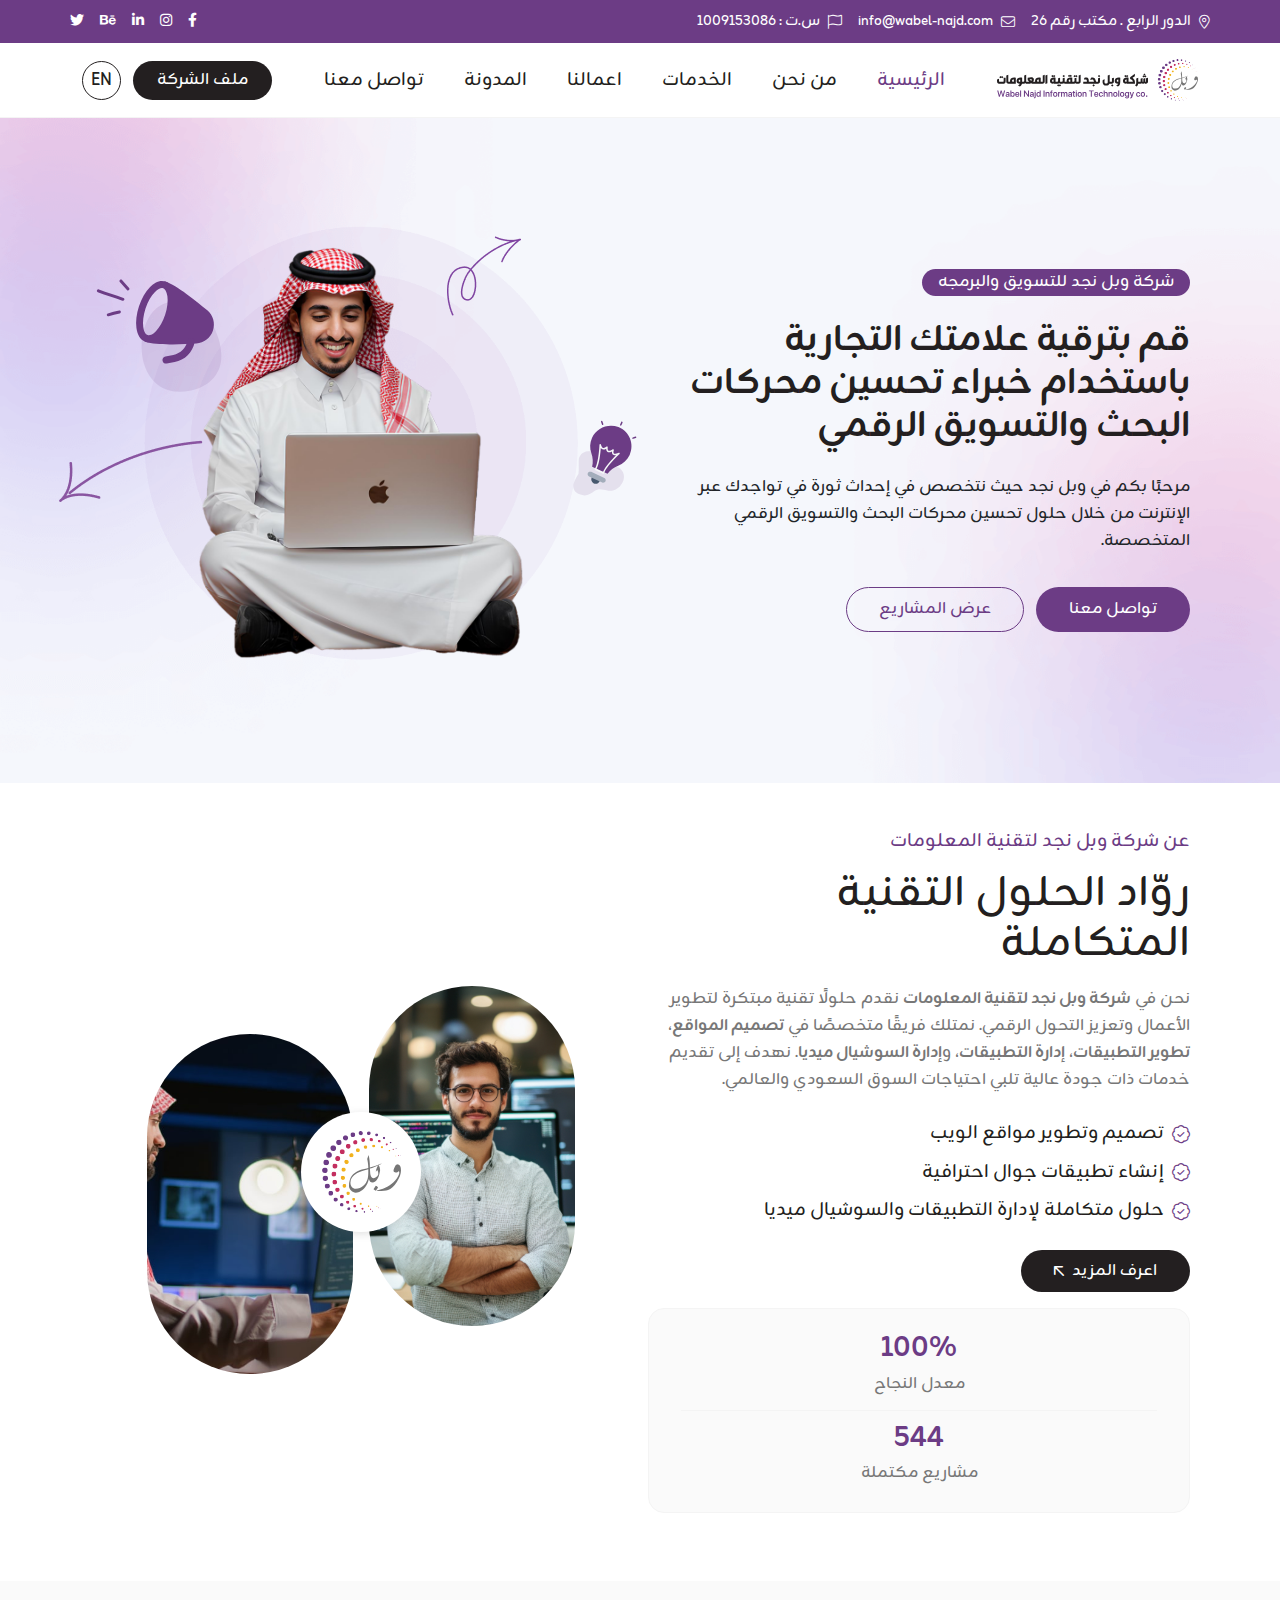
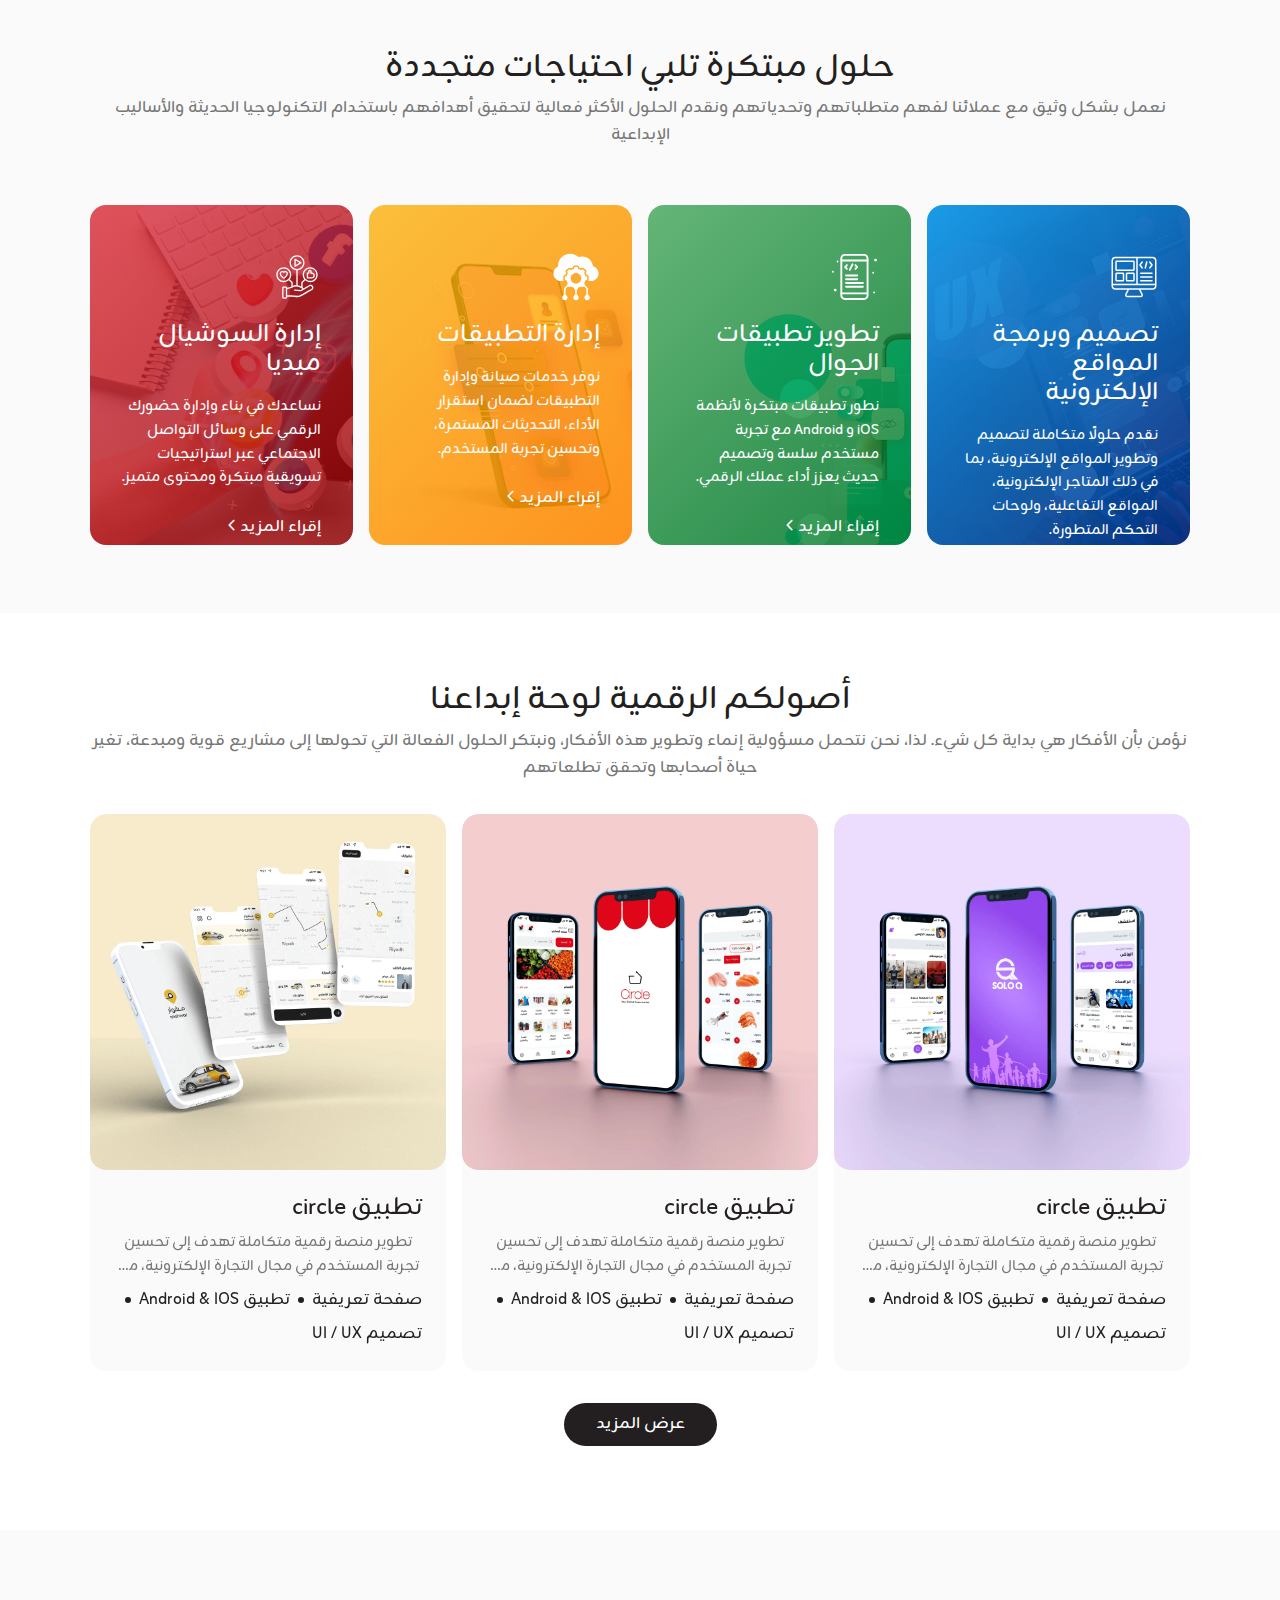
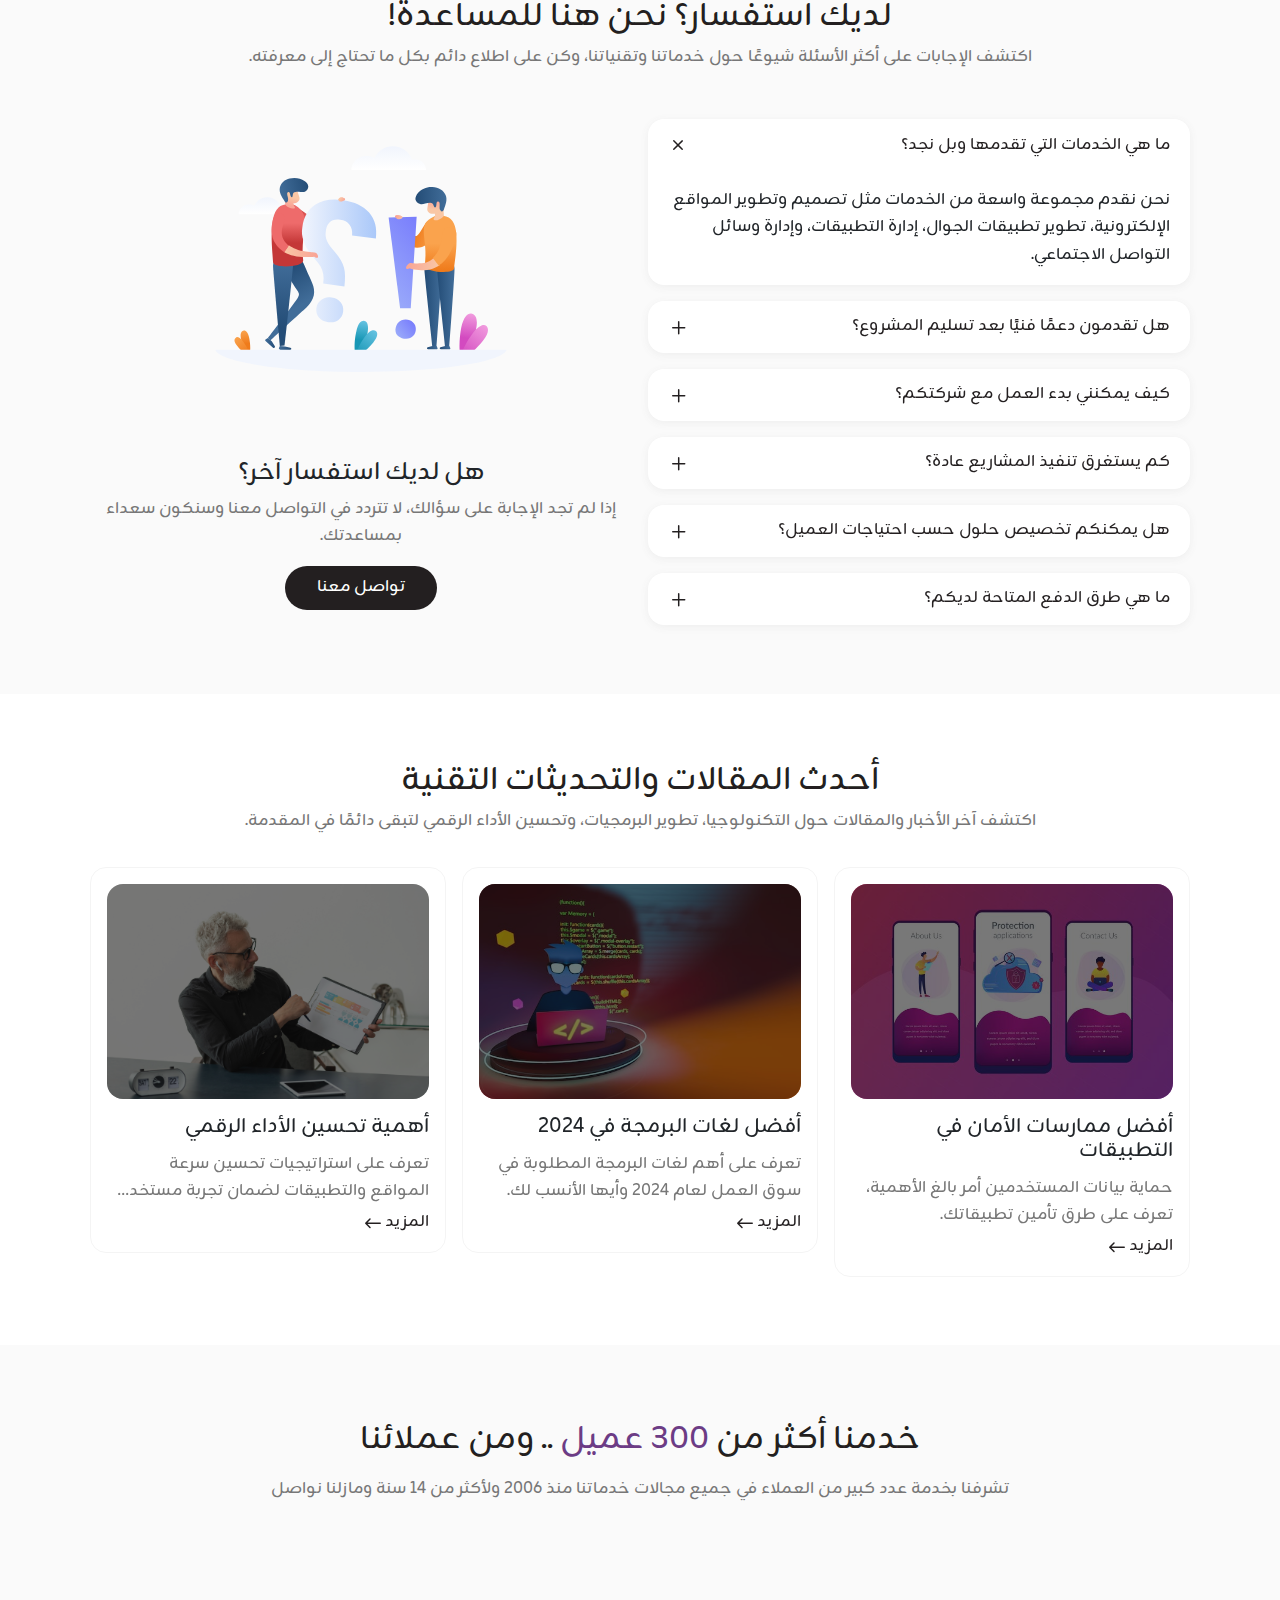
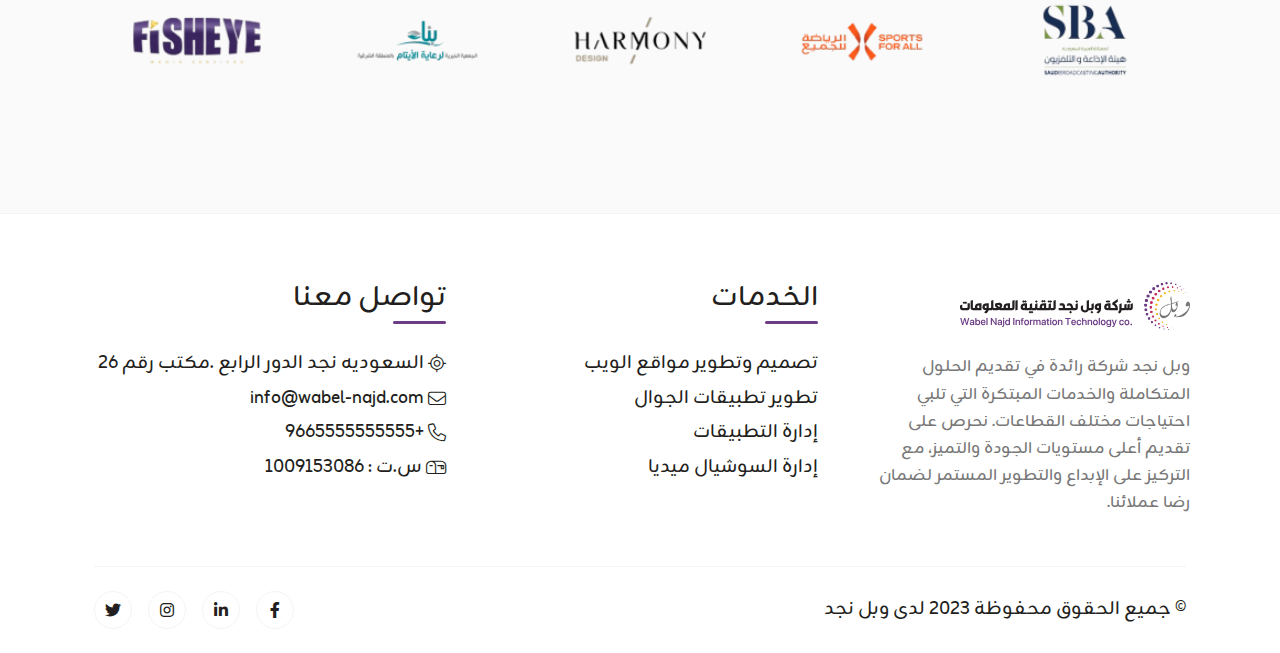
<file: index.html>
<!DOCTYPE html>
<html lang="en">

<head>
    <!-- Required meta tags -->
    <meta charset="utf-8" />
    <meta name="viewport" content="width=device-width, initial-scale=1, user-scalable=no, shrink-to-fit=no" />
    <meta name="theme-color" content="#000000" />

    <!-- SEO: Description, Keywords, Author, and Robots -->
    <meta name="description"
        content="شركة وبل نجد لتقنية المعلومات تقدم خدمات تقنية متكاملة تشمل إنشاء التطبيقات والمتاجر الإلكترونية وإدارة السوشيال ميديا والتطبيقات." />
    <meta name="keywords"
        content="تقنية المعلومات, إنشاء تطبيقات, متاجر إلكترونية, إدارة التطبيقات, إدارة السوشيال ميديا" />
    <meta name="author" content="شركة وبل نجد لتقنية المعلومات" />
    <meta name="robots" content="index, follow" />

    <!-- Open Graph Data for Social Media -->
    <meta property="og:title" content="شركة وبل نجد لتقنية المعلومات" />
    <meta property="og:description"
        content="شركة وبل نجد تقدم خدمات تقنية متكاملة تشمل إنشاء التطبيقات والمتاجر الإلكترونية وإدارة التطبيقات." />
    <meta property="og:image" content="assets/images/logo-v.svg" />
    <meta property="og:url" content="" />
    <meta property="og:type" content="website" />

    <!-- Twitter Card Data -->
    <meta name="twitter:card" content="summary_large_image" />
    <meta name="twitter:title" content="شركة وبل نجد لتقنية المعلومات" />
    <meta name="twitter:description"
        content="شركة وبل نجد تقدم خدمات تقنية متكاملة تشمل إنشاء التطبيقات والمتاجر الإلكترونية وإدارة التطبيقات." />
    <meta name="twitter:image" content="assets/images/logo-v.svg" />

    <!-- Favicon and Apple Touch Icon -->
    <link rel="apple-touch-icon" sizes="180x180" href="assets/images/fav.svg" />
    <link rel="icon" type="image/png" href="assets/images/fav.svg" />

    <!-- Stylesheets -->
    <link rel="stylesheet" href="assets/css/bootstrap.rtl.min.css" />
    <link rel="stylesheet" href="assets/css/main.css" />
    <link rel="stylesheet" href="assets/css/style.css?v=1" />

    <title>شركة وبل نجد لتقنية المعلومات</title>
</head>

<body>
    <!-- header -->
    <header>
        <!-- Top Bar -->
        <div class="top_bar">
            <div class="container">
                <div class="location_email">
                    <ul>
                        <li>
                            <i class="fa-light fa-location-dot"></i>
                            اﻟﺪور اﻟﺮاﺑﻊ . مكتب رقم 26
                        </li>
                        <li>
                            <i class="fa-light fa-envelope"></i>
                            <a href="mailto:info@wabel-najd.com">info@wabel-najd.com</a>
                        </li>
                        <li>
                            <i class="fa-light fa-flag"></i>
                            س.ت : 1009153086
                        </li>
                    </ul>
                </div>
                <div class="social_media">
                    <ul>
                        <li>
                            <a href="https://www.facebook.com/wabelnajd" target="_blank">
                                <i class="fa-brands fa-facebook-f"></i>
                            </a>
                        </li>
                        <li>
                            <a href="https://www.instagram.com/wabel_najd/" target="_blank">
                                <i class="fa-brands fa-instagram"></i>
                            </a>
                        </li>
                        <li>
                            <a href="https://www.linkedin.com/company/wabel-najd/" target="_blank">
                                <i class="fa-brands fa-linkedin-in"></i>
                            </a>
                        </li>
                        <li>
                            <a href="https://www.behance.net/wabelnajd" target="_blank">
                                <i class="fa-brands fa-behance"></i>
                            </a>
                        </li>
                        <li>
                            <a href="https://twitter.com/wabelnajd" target="_blank">
                                <i class="fa-brands fa-twitter"></i>
                            </a>
                        </li>
                    </ul>
                </div>
            </div>
        </div>

        <!-- Nav -->
        <nav class="container">
            <a href="index.html" class="logo">
                <img src="assets/images/logo-h.svg" alt="">
            </a>

            <ul class="nav-links">
                <li><a href="index.html" class="active">الرئيسية</a></li>
                <li><a href="about.html">من نحن</a></li>
                <li><a href="index.html#services">الخدمات</a></li>
                <li><a href="portfolio.html">اعمالنا</a></li>
                <li><a href="index.html#blogs">المدونة</a></li>
                <li><a href="contact.html">تواصل معنا</a></li>
            </ul>
            <div class="layer"></div>

            <div class="actions">

                <a href="assets/wabel.pdf" download="wabel.pdf" class="company_file">
                    ملف الشركة
                </a>

                <button>
                    EN
                </button>

                <button class="menu-button">
                    <i class="fa-light fa-bars"></i>
                </button>
            </div>
        </nav>
    </header>

    <main>
        <!-- hero section -->
        <section class="hero_section">
            <!-- <img src="assets/images/element1.png" alt="ball" class="element1"> -->
            <div class="container">
                <div class="row">
                    <div class="col-lg-6 col-12 p-2">
                        <div class="content">
                            <h6>
                                شركة وبل نجد للتسويق والبرمجه
                            </h6>
                            <h1>
                                قم بترقية علامتك التجارية باستخدام خبراء تحسين محركات البحث والتسويق الرقمي
                            </h1>
                            <p>
                                مرحبًا بكم في وبل نجد حيث نتخصص في إحداث ثورة في تواجدك عبر الإنترنت من خلال حلول تحسين
                                محركات البحث والتسويق الرقمي المتخصصة.
                            </p>
                            <div class="buttons">
                                <a href="contact.html">تواصل معنا</a>
                                <a href="portfolio.html">عرض المشاريع</a>
                            </div>
                        </div>
                    </div>
                    <div class="col-lg-6 col-12 p-2">
                        <div class="header-images-area">
                            <div class="main-images-area">
                                <div class="img1">
                                    <img src="assets/images/header-img1.png" alt="" data-aos="zoom-in">
                                </div>
                                <div class="img2">
                                    <img src="assets/images/header-imgbg.png" alt="">
                                </div>
                                <div class="icons-area">
                                    <img src="assets/images/sound-icons1.svg" alt=""
                                        class="sound-icons1 aniamtion-key-1">
                                    <img src="assets/images/lite-icons1.svg" alt="" class="lite-icons1 aniamtion-key-1">
                                </div>
                                <div class="auhtor-icons">
                                    <img src="assets/images/elements2.png" alt="" class="elements2">
                                    <img src="assets/images/elements3.png" alt="" class="elements3">
                                </div>
                            </div>
                        </div>
                    </div>
                </div>
            </div>
        </section>

        <!-- about us section -->
        <section class="about_us_section">
            <div class="container">
                <div class="row">

                    <div class="col-lg-6 col-12 p-2">
                        <div class="content">
                            <h6>عن شركة وبل نجد لتقنية المعلومات</h6>
                            <h2>روّاد الحلول التقنية المتكاملة</h2>
                            <p>
                                نحن في <strong>شركة وبل نجد لتقنية المعلومات</strong> نقدم حلولًا تقنية مبتكرة لتطوير
                                الأعمال وتعزيز التحول الرقمي.
                                نمتلك فريقًا متخصصًا في <strong>تصميم المواقع</strong>، <strong>تطوير
                                    التطبيقات</strong>، <strong>إدارة التطبيقات</strong>، و<strong>إدارة السوشيال
                                    ميديا</strong>.
                                نهدف إلى تقديم خدمات ذات جودة عالية تلبي احتياجات السوق السعودي والعالمي.
                            </p>

                            <div class="about_footer">
                                <div class="r_list">
                                    <ul>
                                        <li><i class="fa-light fa-badge-check"></i> تصميم وتطوير مواقع الويب</li>
                                        <li><i class="fa-light fa-badge-check"></i> إنشاء تطبيقات جوال احترافية</li>
                                        <li><i class="fa-light fa-badge-check"></i> حلول متكاملة لإدارة التطبيقات
                                            والسوشيال ميديا</li>
                                    </ul>
                                    <a href="about.html" class="btn"> اعرف المزيد
                                        <i class="fa-regular fa-arrow-up-left"></i>
                                    </a>
                                </div>
                                <div class="statistics">
                                    <ul>
                                        <li>
                                            <h3>100%</h3>
                                            <p>معدل النجاح</p>
                                        </li>
                                        <li>
                                            <h3>544</h3>
                                            <p>مشاريع مكتملة</p>
                                        </li>
                                    </ul>
                                </div>
                            </div>
                        </div>
                    </div>
                    <div class="col-lg-6 col-12 p-2">
                        <div class="about_imgs">
                            <div class="img">
                                <img src="assets/images/about1.jpg" alt="about">
                            </div>
                            <div class="img toDown">
                                <img src="assets/images/about2.jpg" alt="about">
                            </div>
                            <div class="wabel">
                                <img src="assets/images/fav.svg" alt="">
                            </div>
                        </div>
                    </div>
                </div>
            </div>
        </section>

        <!-- our services -->
        <section class="our_services" id="services">
            <div class="container">
                <div class="row">
                    <div class="col-12 p-2 mb-4">
                        <h2>حلول مبتكرة تلبي احتياجات متجددة</h2>
                        <p>
                            نعمل بشكل وثيق مع عملائنا لفهم متطلباتهم وتحدياتهم ونقدم الحلول الأكثر فعالية لتحقيق أهدافهم
                            باستخدام التكنولوجيا الحديثة والأساليب الإبداعية
                        </p>
                    </div>
                    <!-- serivce -->
                    <div class="col-lg-3 col-md-6 col-12 p-2">
                        <div class="service_card"
                            style="background: linear-gradient(135deg, rgba(26, 160, 237, 0.966) 0%, rgba(0, 48, 137, 0.881) 100%), url('assets/images/s1.jpg');">
                            <div class="icon">
                                <img src="assets/images/ser1.svg" alt="web">
                            </div>
                            <h3>تصميم وبرمجة المواقع الإلكترونية</h3>
                            <p>
                                نقدم حلولًا متكاملة لتصميم وتطوير المواقع الإلكترونية، بما في ذلك المتاجر الإلكترونية،
                                المواقع التفاعلية، ولوحات التحكم المتطورة.
                            </p>
                            <a href="service-details.html">إقراء المزيد <i class="fa-regular fa-angle-left"></i></a>
                        </div>
                    </div>
                    <!-- serivce -->
                    <div class="col-lg-3 col-md-6 col-12 p-2">
                        <div class="service_card"
                            style="background: linear-gradient(135deg, rgba(41, 168, 71, 0.635) 0%, rgba(0, 123, 43, 0.839) 100%), url('assets/images/s2.jpg');">
                            <div class="icon">
                                <img src="assets/images/ser2.svg" alt="web">
                            </div>
                            <h3>تطوير تطبيقات الجوال</h3>
                            <p>
                                نطور تطبيقات مبتكرة لأنظمة iOS و Android مع تجربة مستخدم سلسة وتصميم حديث يعزز أداء عملك
                                الرقمي.
                            </p>
                            <a href="service-details.html">إقراء المزيد <i class="fa-regular fa-angle-left"></i></a>
                        </div>
                    </div>
                    <!-- serivce -->
                    <div class="col-lg-3 col-md-6 col-12 p-2">
                        <div class="service_card"
                            style="background-image: linear-gradient(135deg, rgba(255, 193, 7, 0.764) 0%, rgba(255, 140, 0, 0.869) 100%) , url('assets/images/s3.jpg');">
                            <div class="icon">
                                <img src="assets/images/ser3.svg" alt="web">
                            </div>
                            <h3>إدارة التطبيقات</h3>
                            <p>
                                نوفر خدمات صيانة وإدارة التطبيقات لضمان استقرار الأداء، التحديثات المستمرة، وتحسين تجربة
                                المستخدم.
                            </p>
                            <a href="service-details.html">إقراء المزيد <i class="fa-regular fa-angle-left"></i></a>
                        </div>
                    </div>
                    <!-- serivce -->
                    <div class="col-lg-3 col-md-6 col-12 p-2">
                        <div class="service_card"
                            style="background-image: linear-gradient(135deg, rgba(220, 53, 70, 0.826) 0%, rgba(155, 0, 0, 0.806) 100%) , url('assets/images/s4.jpg');">
                            <div class="icon">
                                <img src="assets/images/ser4.svg" alt="web">
                            </div>
                            <h3>إدارة السوشيال ميديا</h3>
                            <p>
                                نساعدك في بناء وإدارة حضورك الرقمي على وسائل التواصل الاجتماعي عبر استراتيجيات تسويقية
                                مبتكرة ومحتوى متميز.
                            </p>
                            <a href="service-details.html">إقراء المزيد <i class="fa-regular fa-angle-left"></i></a>
                        </div>
                    </div>
                </div>
            </div>
        </section>

        <!-- our projects -->
        <section class="best_projects">
            <div class="container">
                <div class="row">
                    <div class="col-12 p-2">
                        <h2>أصولكم الرقمية لوحة إبداعنا</h2>
                        <p>
                            نؤمن بأن الأفكار هي بداية كل شيء. لذا، نحن نتحمل مسؤولية إنماء وتطوير هذه الأفكار، ونبتكر
                            الحلول الفعالة التي تحولها إلى مشاريع قوية ومبدعة، تغير حياة أصحابها وتحقق تطلعاتهم
                        </p>
                    </div>
                    <div class="col-12 p-2">
                        <div class="swiper projects_swiper">
                            <div class="swiper-wrapper">
                                <div class="swiper-slide">
                                    <a href="project-details.html" class="project_card">
                                        <div class="img">
                                            <div class="link">
                                                <span>
                                                    <i class="fa-light fa-arrow-right"></i>
                                                </span>
                                            </div>
                                            <img src="assets/images/p1.webp" alt="circle">
                                        </div>
                                        <div class="content">
                                            <h6>تطبيق circle</h6>
                                            <p>
                                                تطوير منصة رقمية متكاملة تهدف إلى تحسين تجربة المستخدم في مجال التجارة
                                                الإلكترونية،
                                                مع توفير حلول ذكية لإدارة المنتجات والطلبات بسهولة.
                                            </p>
                                            <div class="tags">
                                                <span>صفحة تعريفية</span>
                                                <span>تطبيق Android & IOS</span>
                                                <span>تصميم UI / UX</span>
                                            </div>
                                        </div>
                                </div>
                                <div class="swiper-slide">
                                    <a href="project-details.html" class="project_card">
                                        <div class="img">
                                            <div class="link">
                                                <span>
                                                    <i class="fa-light fa-arrow-right"></i>
                                                </span>
                                            </div>
                                            <img src="assets/images/p2.webp" alt="circle">
                                        </div>
                                        <div class="content">
                                            <h6>تطبيق circle</h6>
                                            <p>
                                                تطوير منصة رقمية متكاملة تهدف إلى تحسين تجربة المستخدم في مجال التجارة
                                                الإلكترونية،
                                                مع توفير حلول ذكية لإدارة المنتجات والطلبات بسهولة.
                                            </p>
                                            <div class="tags">
                                                <span>صفحة تعريفية</span>
                                                <span>تطبيق Android & IOS</span>
                                                <span>تصميم UI / UX</span>
                                            </div>
                                        </div>
                                </div>
                                <div class="swiper-slide">
                                    <a href="project-details.html" class="project_card">
                                        <div class="img">
                                            <div class="link">
                                                <span>
                                                    <i class="fa-light fa-arrow-right"></i>
                                                </span>
                                            </div>
                                            <img src="assets/images/p3.webp" alt="circle">
                                        </div>
                                        <div class="content">
                                            <h6>تطبيق circle</h6>
                                            <p>
                                                تطوير منصة رقمية متكاملة تهدف إلى تحسين تجربة المستخدم في مجال التجارة
                                                الإلكترونية،
                                                مع توفير حلول ذكية لإدارة المنتجات والطلبات بسهولة.
                                            </p>
                                            <div class="tags">
                                                <span>صفحة تعريفية</span>
                                                <span>تطبيق Android & IOS</span>
                                                <span>تصميم UI / UX</span>
                                            </div>
                                        </div>
                                </div>
                                <div class="swiper-slide">
                                    <a href="project-details.html" class="project_card">
                                        <div class="img">
                                            <div class="link">
                                                <span>
                                                    <i class="fa-light fa-arrow-right"></i>
                                                </span>
                                            </div>
                                            <img src="assets/images/p4.webp" alt="circle">
                                        </div>
                                        <div class="content">
                                            <h6>تطبيق circle</h6>
                                            <p>
                                                تطوير منصة رقمية متكاملة تهدف إلى تحسين تجربة المستخدم في مجال التجارة
                                                الإلكترونية،
                                                مع توفير حلول ذكية لإدارة المنتجات والطلبات بسهولة.
                                            </p>
                                            <div class="tags">
                                                <span>صفحة تعريفية</span>
                                                <span>تطبيق Android & IOS</span>
                                                <span>تصميم UI / UX</span>
                                            </div>
                                        </div>
                                </div>
                            </div>
                        </div>
                    </div>
                    <div class="col-12 p-2">
                        <a href="portfolio.html" class="view_more">
                            عرض المزيد
                        </a>
                    </div>
                </div>
            </div>
        </section>

        <!-- faqs section -->
        <section class="faqs_section">
            <div class="container">
                <div class="row">
                    <div class="col-12 p-2 mb-3 text-center">
                        <h2>لديك استفسار؟ نحن هنا للمساعدة!</h2>
                        <p>
                            اكتشف الإجابات على أكثر الأسئلة شيوعًا حول خدماتنا وتقنياتنا، وكن على اطلاع دائم بكل ما
                            تحتاج إلى معرفته.
                        </p>
                    </div>

                    <div class="col-lg-6 col-12 p-2">
                        <div class="accordion" id="accordionExample">
                            <div class="accordion-item">
                                <h2 class="accordion-header" id="headingOne">
                                    <button class="accordion-button" type="button" data-bs-toggle="collapse"
                                        data-bs-target="#collapseOne" aria-expanded="true" aria-controls="collapseOne">
                                        ما هي الخدمات التي تقدمها وبل نجد؟
                                    </button>
                                </h2>
                                <div id="collapseOne" class="accordion-collapse collapse show"
                                    aria-labelledby="headingOne" data-bs-parent="#accordionExample">
                                    <div class="accordion-body">
                                        نحن نقدم مجموعة واسعة من الخدمات مثل تصميم وتطوير المواقع الإلكترونية، تطوير
                                        تطبيقات الجوال، إدارة التطبيقات، وإدارة وسائل التواصل الاجتماعي.
                                    </div>
                                </div>
                            </div>

                            <div class="accordion-item">
                                <h2 class="accordion-header" id="headingTwo">
                                    <button class="accordion-button collapsed" type="button" data-bs-toggle="collapse"
                                        data-bs-target="#collapseTwo" aria-expanded="false" aria-controls="collapseTwo">
                                        هل تقدمون دعمًا فنيًا بعد تسليم المشروع؟
                                    </button>
                                </h2>
                                <div id="collapseTwo" class="accordion-collapse collapse" aria-labelledby="headingTwo"
                                    data-bs-parent="#accordionExample">
                                    <div class="accordion-body">
                                        نعم، نقدم دعمًا فنيًا مستمرًا بعد تسليم المشروع لضمان استمرارية عمل الحلول
                                        التقنية بكفاءة، بما في ذلك التحديثات والصيانة.
                                    </div>
                                </div>
                            </div>

                            <div class="accordion-item">
                                <h2 class="accordion-header" id="headingThree">
                                    <button class="accordion-button collapsed" type="button" data-bs-toggle="collapse"
                                        data-bs-target="#collapseThree" aria-expanded="false"
                                        aria-controls="collapseThree">
                                        كيف يمكنني بدء العمل مع شركتكم؟
                                    </button>
                                </h2>
                                <div id="collapseThree" class="accordion-collapse collapse"
                                    aria-labelledby="headingThree" data-bs-parent="#accordionExample">
                                    <div class="accordion-body">
                                        يمكنك ملء نموذج الاتصال على موقعنا أو التواصل معنا مباشرة عبر الهاتف أو البريد
                                        الإلكتروني لتحديد موعد استشارة مجانية حول مشروعك.
                                    </div>
                                </div>
                            </div>

                            <div class="accordion-item">
                                <h2 class="accordion-header" id="headingFour">
                                    <button class="accordion-button collapsed" type="button" data-bs-toggle="collapse"
                                        data-bs-target="#collapseFour" aria-expanded="false"
                                        aria-controls="collapseFour">
                                        كم يستغرق تنفيذ المشاريع عادة؟
                                    </button>
                                </h2>
                                <div id="collapseFour" class="accordion-collapse collapse" aria-labelledby="headingFour"
                                    data-bs-parent="#accordionExample">
                                    <div class="accordion-body">
                                        يعتمد الوقت المستغرق على حجم المشروع وتعقيداته. عادةً، يستغرق تطوير المواقع من 2
                                        إلى 6 أسابيع، بينما تستغرق تطبيقات الجوال فترة أطول حسب المزايا المطلوبة.
                                    </div>
                                </div>
                            </div>

                            <div class="accordion-item">
                                <h2 class="accordion-header" id="headingFive">
                                    <button class="accordion-button collapsed" type="button" data-bs-toggle="collapse"
                                        data-bs-target="#collapseFive" aria-expanded="false"
                                        aria-controls="collapseFive">
                                        هل يمكنكم تخصيص حلول حسب احتياجات العميل؟
                                    </button>
                                </h2>
                                <div id="collapseFive" class="accordion-collapse collapse" aria-labelledby="headingFive"
                                    data-bs-parent="#accordionExample">
                                    <div class="accordion-body">
                                        بالتأكيد! نحن نقدم حلولًا مخصصة تتناسب مع احتياجات العملاء ومتطلباتهم الفريدة،
                                        سواء كانت في تصميم المواقع أو تطوير التطبيقات.
                                    </div>
                                </div>
                            </div>

                            <div class="accordion-item">
                                <h2 class="accordion-header" id="headingSix">
                                    <button class="accordion-button collapsed" type="button" data-bs-toggle="collapse"
                                        data-bs-target="#collapseSix" aria-expanded="false" aria-controls="collapseSix">
                                        ما هي طرق الدفع المتاحة لديكم؟
                                    </button>
                                </h2>
                                <div id="collapseSix" class="accordion-collapse collapse" aria-labelledby="headingSix"
                                    data-bs-parent="#accordionExample">
                                    <div class="accordion-body">
                                        نقبل عدة طرق للدفع، بما في ذلك التحويلات البنكية، البطاقات الائتمانية، والدفع
                                        الإلكتروني عبر أنظمة مثل PayPal و STC Pay، بالإضافة إلى إمكانية الدفع بالتقسيط
                                        حسب الاتفاق.
                                    </div>
                                </div>
                            </div>

                        </div>
                    </div>

                    <div class="col-lg-6 col-12 p-2">
                        <div class="faq_side_content text-center">
                            <img src="assets/images/faq.svg" alt="الأسئلة الشائعة">
                            <h4>هل لديك استفسار آخر؟</h4>
                            <p>إذا لم تجد الإجابة على سؤالك، لا تتردد في التواصل معنا وسنكون سعداء بمساعدتك.</p>
                            <a href="contact.html">تواصل معنا</a>
                        </div>
                    </div>

                </div>
            </div>
        </section>

        <!-- blogs section -->
        <section class="blogs_section" id="blogs">
            <div class="container">
                <div class="row">
                    <div class="col-12 p-2 text-center">
                        <h2>أحدث المقالات والتحديثات التقنية</h2>
                        <p>
                            اكتشف آخر الأخبار والمقالات حول التكنولوجيا، تطوير البرمجيات، وتحسين الأداء الرقمي لتبقى
                            دائمًا في المقدمة.
                        </p>
                    </div>

                    <div class="col-12 p-2">
                        <div class="swiper blogs_slider">
                            <div class="swiper-wrapper">
                                <!-- المقالة 1 -->
                                <div class="swiper-slide">
                                    <div class="blog_card">
                                        <div class="img">
                                            <img src="assets/images/blog1.jpg" alt="أفضل لغات البرمجة في 2024">
                                        </div>
                                        <div class="content">
                                            <h5>أفضل لغات البرمجة في 2024</h5>
                                            <p>تعرف على أهم لغات البرمجة المطلوبة في سوق العمل لعام 2024 وأيها الأنسب
                                                لك.</p>
                                            <a href="blog-details.html">المزيد
                                                <i class="fa-regular fa-arrow-left-long"></i>
                                            </a>
                                        </div>
                                    </div>
                                </div>

                                <!-- المقالة 2 -->
                                <div class="swiper-slide">
                                    <div class="blog_card">
                                        <div class="img">
                                            <img src="assets/images/blog2.jpg" alt="أهمية تحسين الأداء الرقمي">
                                        </div>
                                        <div class="content">
                                            <h5>أهمية تحسين الأداء الرقمي</h5>
                                            <p>تعرف على استراتيجيات تحسين سرعة المواقع والتطبيقات لضمان تجربة مستخدم
                                                أفضل.</p>
                                            <a href="blog-details.html">المزيد
                                                <i class="fa-regular fa-arrow-left-long"></i>
                                            </a>
                                        </div>
                                    </div>
                                </div>

                                <!-- المقالة 3 -->
                                <div class="swiper-slide">
                                    <div class="blog_card">
                                        <div class="img">
                                            <img src="assets/images/blog3.jpg"
                                                alt="الذكاء الاصطناعي في تطوير التطبيقات">
                                        </div>
                                        <div class="content">
                                            <h5>الذكاء الاصطناعي في تطوير التطبيقات</h5>
                                            <p>كيف يمكن للذكاء الاصطناعي تحسين تطوير التطبيقات وزيادة كفاءتها؟</p>
                                            <a href="blog-details.html">المزيد
                                                <i class="fa-regular fa-arrow-left-long"></i>
                                            </a>
                                        </div>
                                    </div>
                                </div>

                                <!-- المقالة 4 -->
                                <div class="swiper-slide">
                                    <div class="blog_card">
                                        <div class="img">
                                            <img src="assets/images/blog4.jpg" alt="أفضل ممارسات الأمان في التطبيقات">
                                        </div>
                                        <div class="content">
                                            <h5>أفضل ممارسات الأمان في التطبيقات</h5>
                                            <p>حماية بيانات المستخدمين أمر بالغ الأهمية، تعرف على طرق تأمين تطبيقاتك.
                                            </p>
                                            <a href="blog-details.html">المزيد
                                                <i class="fa-regular fa-arrow-left-long"></i>
                                            </a>
                                        </div>
                                    </div>
                                </div>
                            </div>
                        </div>
                    </div>
                </div>
            </div>
        </section>

        <!-- clients section -->
        <section class="clients_section">
            <div class="container">
                <div class="row">
                    <div class="col-12 p-2">
                        <h2>خدمنا أكثر من <span>300 عميل</span> .. ومن عملائنا</h2>
                        <p>
                            تشرفنا بخدمة عدد كبير من العملاء في جميع مجالات خدماتنا منذ 2006 ولأكثر من 14 سنة ومازلنا
                            نواصل
                        </p>
                    </div>
                    <div class="col-12 p-2">
                        <div class="swiper partnersSlider ">
                            <div class="swiper-wrapper">
                                <div class="swiper-slide">
                                    <div class="logo">
                                        <img src="assets/images/c1.webp" loading="lazy" alt="">
                                    </div>
                                </div>
                                <div class="swiper-slide">
                                    <div class="logo">
                                        <img src="assets/images/c2.webp" loading="lazy" alt="">
                                    </div>
                                </div>
                                <div class="swiper-slide">
                                    <div class="logo">
                                        <img src="assets/images/c4.webp" loading="lazy" alt="">
                                    </div>
                                </div>
                                <div class="swiper-slide">
                                    <div class="logo">
                                        <img src="assets/images/c5.webp" loading="lazy" alt="">
                                    </div>
                                </div>
                                <div class="swiper-slide">
                                    <div class="logo">
                                        <img src="assets/images/c6.webp" loading="lazy" alt="">
                                    </div>
                                </div>
                                <div class="swiper-slide">
                                    <div class="logo">
                                        <img src="assets/images/c7.webp" loading="lazy" alt="">
                                    </div>
                                </div>
                            </div>
                        </div>
                    </div>
                </div>
            </div>
        </section>
    </main>

    <!-- footer -->
    <footer>
        <div class="container">
            <div class="row">
                <div class="col-lg-4 col-12 p-2">
                    <div class="logo">
                        <a href="index.html">
                            <img src="assets/images/logo-h.svg" loading="lazy" alt="وبل نجد">
                        </a>
                        <p>
                            وبل نجد شركة رائدة في تقديم الحلول المتكاملة والخدمات المبتكرة التي تلبي احتياجات مختلف
                            القطاعات. نحرص على تقديم أعلى مستويات الجودة والتميز، مع التركيز على الإبداع والتطوير
                            المستمر لضمان رضا عملائنا.
                        </p>
                    </div>
                </div>
                <div class="col-lg-4 col-12 p-2">
                    <div class="col_info">
                        <h3>الخدمات</h3>

                        <ul>
                            <li>
                                <a href="service-details.html"> تصميم وتطوير مواقع الويب </a>
                            </li>
                            <li>
                                <a href="service-details.html"> تطوير تطبيقات الجوال </a>
                            </li>
                            <li>
                                <a href="service-details.html"> إدارة التطبيقات </a>
                            </li>
                            <li>
                                <a href="service-details.html"> إدارة السوشيال ميديا </a>
                            </li>
                        </ul>
                    </div>
                </div>
                <div class="col-lg-4 col-12 p-2">
                    <div class="col_info">
                        <h3>تواصل معنا</h3>

                        <ul>
                            <li>
                                <i class="fa-sharp fa-light fa-location-crosshairs"></i>
                                السعوديه نجد اﻟﺪور اﻟﺮاﺑﻊ .مكتب رقم 26
                            </li>
                            <li>
                                <i class="fa-light fa-envelope"></i>
                                <a href="mailto:info@wabel-najd.com">info@wabel-najd.com</a>
                            </li>
                            <li>
                                <i class="fa-sharp fa-light fa-phone"></i>
                                <a href="tel:966 5555 5555 5555">+9665555555555</a>
                            </li>
                            <li>
                                <i class="fa-light fa-mailbox"></i>
                                س.ت : 1009153086
                            </li>
                        </ul>
                    </div>
                </div>
                <div class="col-12">
                    <div class="copy_rights">
                        <p>&copy; جميع الحقوق محفوظة 2023 لدى وبل نجد</p>
                        <div class="social_media">
                            <a href="https://www.facebook.com/" target="_blank">
                                <i class="fa-brands fa-facebook-f"></i>
                            </a>
                            <a href="https://www.linkedin.com/" target="_blank">
                                <i class="fa-brands fa-linkedin-in"></i>
                            </a>
                            <a href="https://www.instagram.com/" target="_blank">
                                <i class="fa-brands fa-instagram"></i>
                            </a>
                            <a href="https://twitter.com/" target="_blank">
                                <i class="fa-brands fa-twitter"></i>
                            </a>
                        </div>
                    </div>
                </div>
            </div>
        </div>
    </footer>

    <script src="assets/js/main.js"></script>
    <script src="assets/js/app.js"></script>
</body>

</html>
</file>
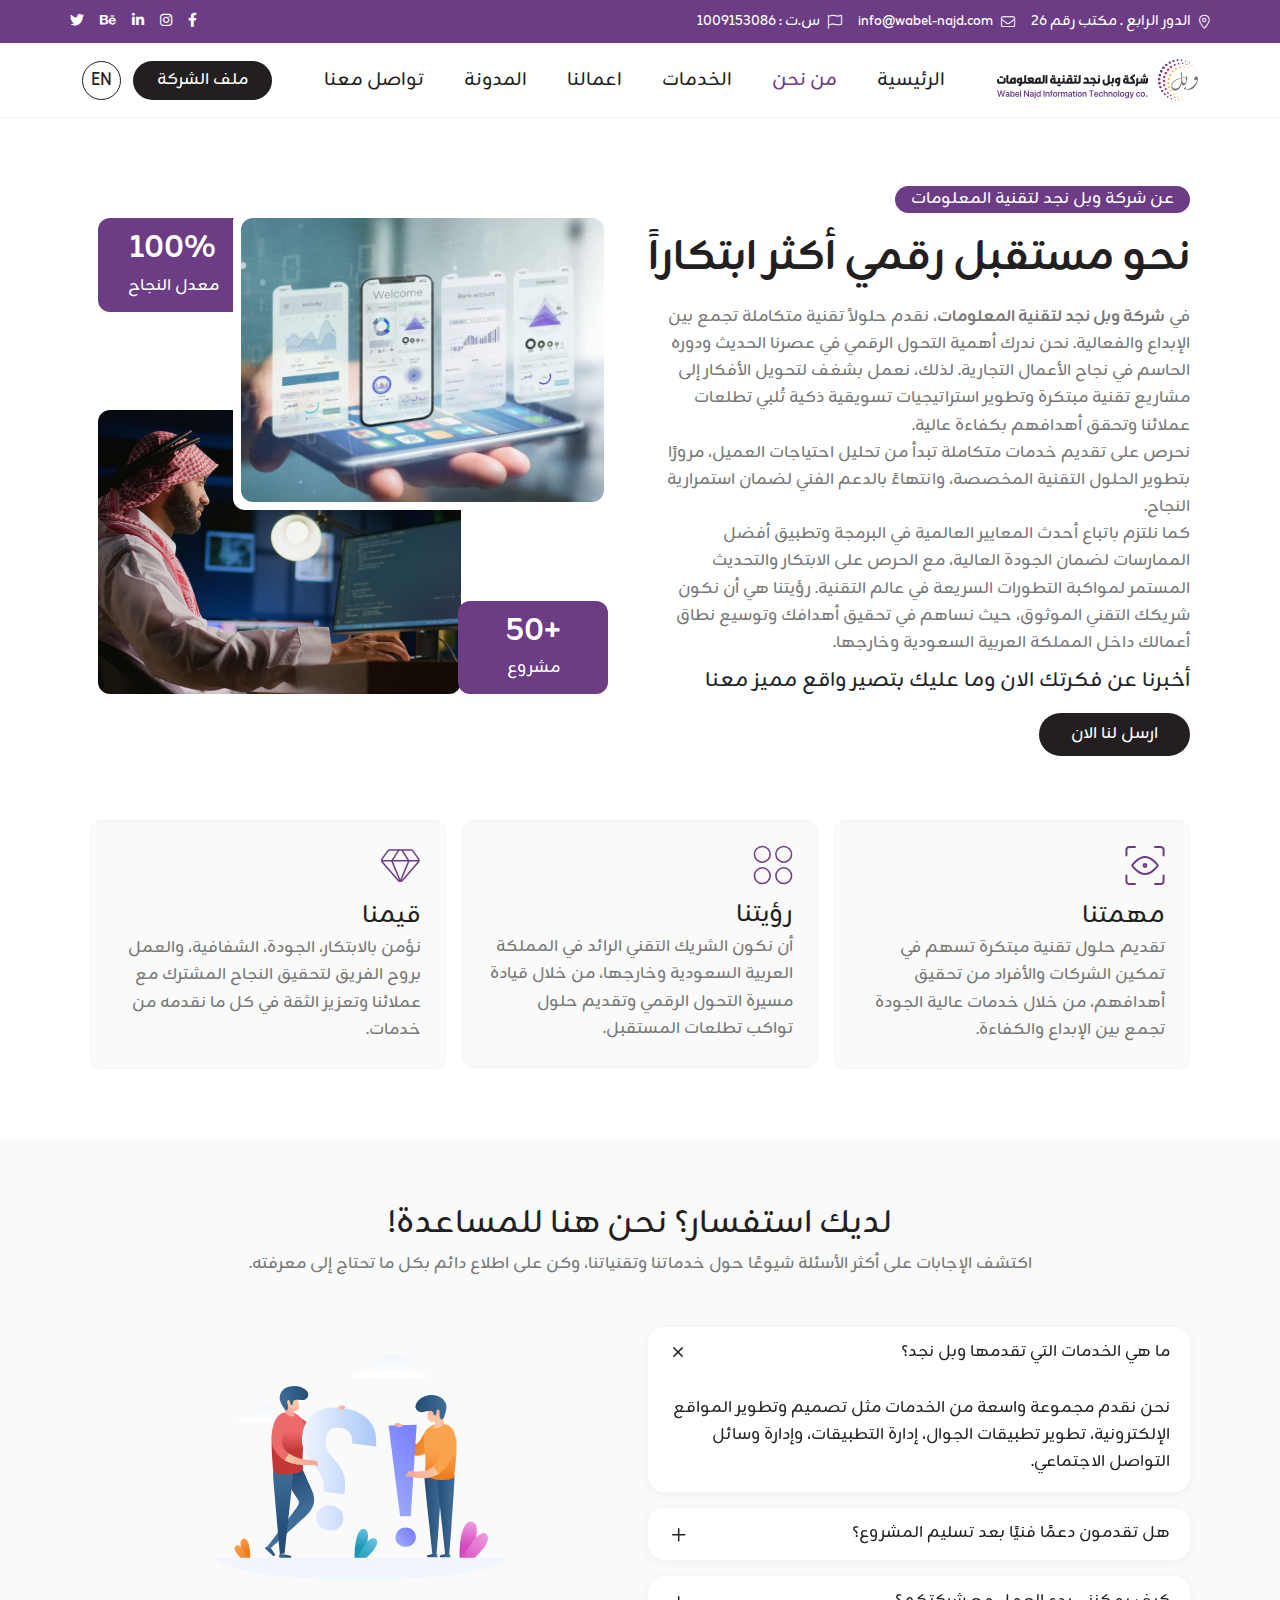
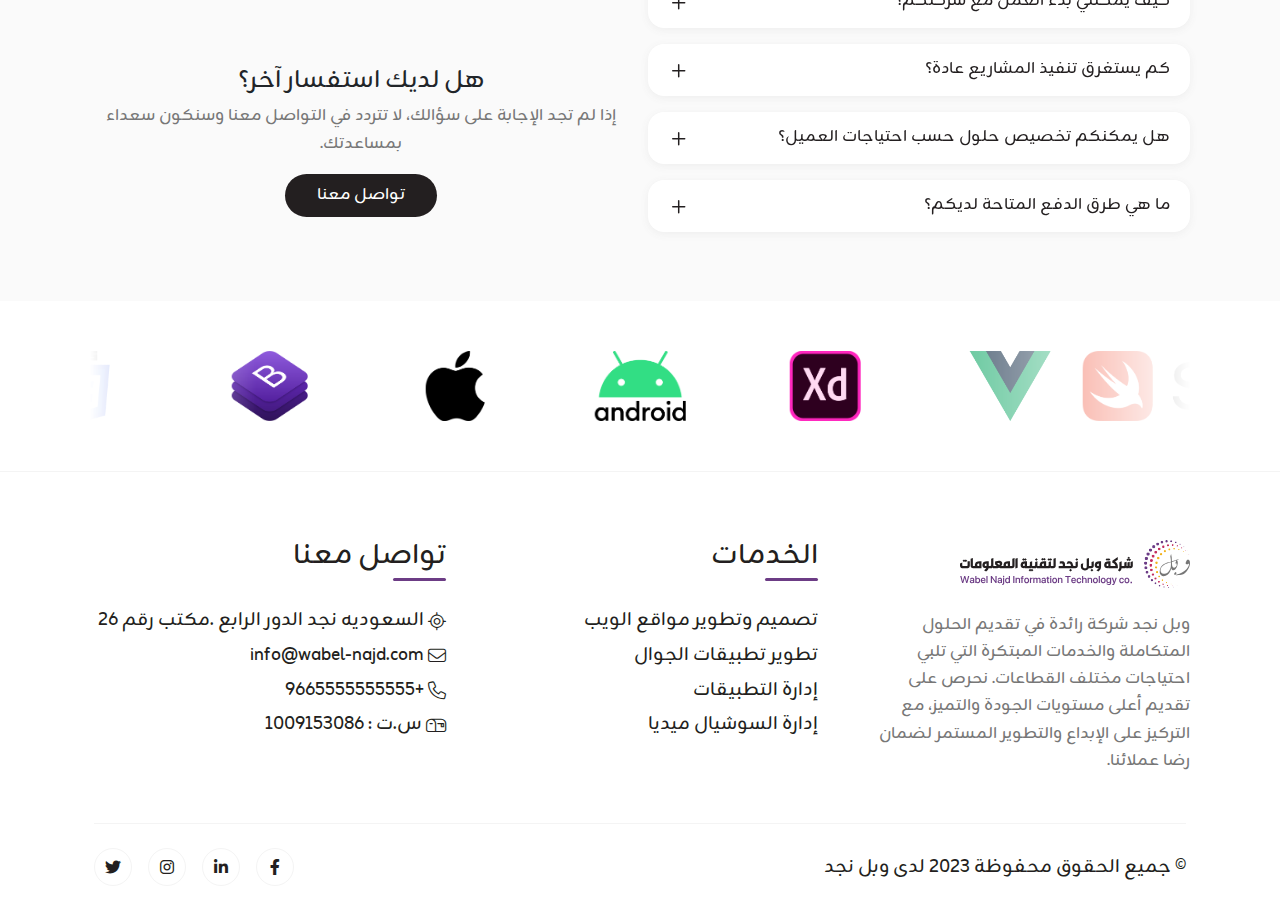
<file: about.html>
<!DOCTYPE html>
<html lang="en">

<head>
    <!-- Required meta tags -->
    <meta charset="utf-8" />
    <meta name="viewport" content="width=device-width, initial-scale=1, user-scalable=no, shrink-to-fit=no" />
    <meta name="theme-color" content="#000000" />

    <!-- SEO: Description, Keywords, Author, and Robots -->
    <meta name="description"
        content="شركة وبل نجد لتقنية المعلومات تقدم خدمات تقنية متكاملة تشمل إنشاء التطبيقات والمتاجر الإلكترونية وإدارة السوشيال ميديا والتطبيقات." />
    <meta name="keywords"
        content="تقنية المعلومات, إنشاء تطبيقات, متاجر إلكترونية, إدارة التطبيقات, إدارة السوشيال ميديا" />
    <meta name="author" content="شركة وبل نجد لتقنية المعلومات" />
    <meta name="robots" content="index, follow" />

    <!-- Open Graph Data for Social Media -->
    <meta property="og:title" content="شركة وبل نجد لتقنية المعلومات" />
    <meta property="og:description"
        content="شركة وبل نجد تقدم خدمات تقنية متكاملة تشمل إنشاء التطبيقات والمتاجر الإلكترونية وإدارة التطبيقات." />
    <meta property="og:image" content="assets/images/logo-v.svg" />
    <meta property="og:url" content="" />
    <meta property="og:type" content="website" />

    <!-- Twitter Card Data -->
    <meta name="twitter:card" content="summary_large_image" />
    <meta name="twitter:title" content="شركة وبل نجد لتقنية المعلومات" />
    <meta name="twitter:description"
        content="شركة وبل نجد تقدم خدمات تقنية متكاملة تشمل إنشاء التطبيقات والمتاجر الإلكترونية وإدارة التطبيقات." />
    <meta name="twitter:image" content="assets/images/logo-v.svg" />

    <!-- Favicon and Apple Touch Icon -->
    <link rel="apple-touch-icon" sizes="180x180" href="assets/images/fav.svg" />
    <link rel="icon" type="image/png" href="assets/images/fav.svg" />

    <!-- Stylesheets -->
    <link rel="stylesheet" href="assets/css/bootstrap.rtl.min.css" />
    <link rel="stylesheet" href="assets/css/main.css" />
    <link rel="stylesheet" href="assets/css/style.css?v=1" />

    <title>شركة وبل نجد لتقنية المعلومات</title>
</head>

<body>
    <!-- header -->
    <header>
        <!-- Top Bar -->
        <div class="top_bar">
            <div class="container">
                <div class="location_email">
                    <ul>
                        <li>
                            <i class="fa-light fa-location-dot"></i>
                            اﻟﺪور اﻟﺮاﺑﻊ . مكتب رقم 26
                        </li>
                        <li>
                            <i class="fa-light fa-envelope"></i>
                            <a href="mailto:info@wabel-najd.com">info@wabel-najd.com</a>
                        </li>
                        <li>
                            <i class="fa-light fa-flag"></i>
                            س.ت : 1009153086
                        </li>
                    </ul>
                </div>
                <div class="social_media">
                    <ul>
                        <li>
                            <a href="https://www.facebook.com/wabelnajd" target="_blank">
                                <i class="fa-brands fa-facebook-f"></i>
                            </a>
                        </li>
                        <li>
                            <a href="https://www.instagram.com/wabel_najd/" target="_blank">
                                <i class="fa-brands fa-instagram"></i>
                            </a>
                        </li>
                        <li>
                            <a href="https://www.linkedin.com/company/wabel-najd/" target="_blank">
                                <i class="fa-brands fa-linkedin-in"></i>
                            </a>
                        </li>
                        <li>
                            <a href="https://www.behance.net/wabelnajd" target="_blank">
                                <i class="fa-brands fa-behance"></i>
                            </a>
                        </li>
                        <li>
                            <a href="https://twitter.com/wabelnajd" target="_blank">
                                <i class="fa-brands fa-twitter"></i>
                            </a>
                        </li>
                    </ul>
                </div>
            </div>
        </div>

        <!-- Nav -->
        <nav class="container">
            <a href="index.html" class="logo">
                <img src="assets/images/logo-h.svg" alt="">
            </a>

            <ul class="nav-links">
                <li><a href="index.html">الرئيسية</a></li>
                <li><a href="about.html" class="active">من نحن</a></li>
                <li><a href="index.html#services">الخدمات</a></li>
                <li><a href="portfolio.html">اعمالنا</a></li>
                <li><a href="index.html#blogs">المدونة</a></li>
                <li><a href="contact.html">تواصل معنا</a></li>
            </ul>
            <div class="layer"></div>

            <div class="actions">

                <a href="assets/wabel.pdf" download="wabel.pdf" class="company_file">
                    ملف الشركة
                </a>

                <button>
                    EN
                </button>

                <button class="menu-button">
                    <i class="fa-light fa-bars"></i>
                </button>
            </div>
        </nav>
    </header>

    <main>
        <section class="about_section">
            <div class="container">
                <div class="row">
                    <div class="col-lg-6 col-12 p-2">
                        <div class="content">
                            <h6>عن شركة وبل نجد لتقنية المعلومات</h6>
                            <h1>نحو مستقبل رقمي أكثر ابتكاراً</h1>
                            <p>
                                في <strong>شركة وبل نجد لتقنية المعلومات</strong>، نقدم حلولاً تقنية متكاملة تجمع بين
                                الإبداع والفعالية.
                                نحن ندرك أهمية التحول الرقمي في عصرنا الحديث ودوره الحاسم في نجاح الأعمال التجارية.
                                لذلك، نعمل بشغف لتحويل الأفكار إلى مشاريع تقنية مبتكرة وتطوير استراتيجيات تسويقية ذكية
                                تُلبي تطلعات عملائنا وتحقق أهدافهم بكفاءة عالية.

                                <br>
                                نحرص على تقديم خدمات متكاملة تبدأ من تحليل احتياجات العميل، مرورًا بتطوير الحلول التقنية
                                المخصصة، وانتهاءً بالدعم الفني لضمان استمرارية النجاح.

                                <br>
                                كما نلتزم باتباع أحدث المعايير العالمية في البرمجة وتطبيق أفضل الممارسات لضمان الجودة
                                العالية، مع الحرص على الابتكار والتحديث المستمر لمواكبة التطورات السريعة في عالم
                                التقنية.
                                رؤيتنا هي أن نكون شريكك التقني الموثوق، حيث نساهم في تحقيق أهدافك وتوسيع نطاق أعمالك
                                داخل المملكة العربية السعودية وخارجها.
                            </p>

                            <h5>أخبرنا عن فكرتك الان وما عليك بتصير واقع مميز معنا</h5>
                            <a href="contact.html">
                                ارسل لنا الان
                            </a>
                        </div>
                    </div>
                    <div class="col-lg-6 col-12 p-2">
                        <div class="imgs">
                            <div class="img">
                                <img src="assets/images/about3.jpeg" alt="about">
                            </div>
                            <div class="img">
                                <img src="assets/images/about2.jpg" alt="about">
                                <div class="projects_count">
                                    <h3>+50</h3>
                                    <p>مشروع</p>
                                </div>
                                <div class="success_rate">
                                    <h3>100%</h3>
                                    <p>معدل النجاح</p>
                                </div>
                            </div>
                        </div>
                    </div>
                </div>
                <div class="row mt-5">
                    <div class="col-lg-4 col-12 p-2">
                        <div class="borderd_box">
                            <div class="img">
                                <img src="assets/images/icon-our-mission.svg" alt="مهمتنا">
                            </div>
                            <div class="content">
                                <h3>مهمتنا</h3>
                                <p>
                                    تقديم حلول تقنية مبتكرة تسهم في تمكين الشركات والأفراد من تحقيق أهدافهم، من خلال
                                    خدمات عالية الجودة تجمع بين الإبداع والكفاءة.
                                </p>
                            </div>
                        </div>
                    </div>

                    <div class="col-lg-4 col-12 p-2">
                        <div class="borderd_box">
                            <div class="img">
                                <img src="assets/images/icon-our-vision.svg" alt="رؤيتنا">
                            </div>
                            <div class="content">
                                <h3>رؤيتنا</h3>
                                <p>
                                    أن نكون الشريك التقني الرائد في المملكة العربية السعودية وخارجها، من خلال قيادة
                                    مسيرة التحول الرقمي وتقديم حلول تواكب تطلعات المستقبل.
                                </p>
                            </div>
                        </div>
                    </div>

                    <div class="col-lg-4 col-12 p-2">
                        <div class="borderd_box">
                            <div class="img">
                                <img src="assets/images/icon-our-value.svg" alt="قيمنا">
                            </div>
                            <div class="content">
                                <h3>قيمنا</h3>
                                <p>
                                    نؤمن بالابتكار، الجودة، الشفافية، والعمل بروح الفريق لتحقيق النجاح المشترك مع
                                    عملائنا وتعزيز الثقة في كل ما نقدمه من خدمات.
                                </p>
                            </div>
                        </div>
                    </div>

                </div>
            </div>
        </section>

        <!-- faqs section -->
        <section class="faqs_section">
            <div class="container">
                <div class="row">
                    <div class="col-12 p-2 mb-3 text-center">
                        <h2>لديك استفسار؟ نحن هنا للمساعدة!</h2>
                        <p>
                            اكتشف الإجابات على أكثر الأسئلة شيوعًا حول خدماتنا وتقنياتنا، وكن على اطلاع دائم بكل ما
                            تحتاج إلى معرفته.
                        </p>
                    </div>

                    <div class="col-lg-6 col-12 p-2">
                        <div class="accordion" id="accordionExample">
                            <div class="accordion-item">
                                <h2 class="accordion-header" id="headingOne">
                                    <button class="accordion-button" type="button" data-bs-toggle="collapse"
                                        data-bs-target="#collapseOne" aria-expanded="true" aria-controls="collapseOne">
                                        ما هي الخدمات التي تقدمها وبل نجد؟
                                    </button>
                                </h2>
                                <div id="collapseOne" class="accordion-collapse collapse show"
                                    aria-labelledby="headingOne" data-bs-parent="#accordionExample">
                                    <div class="accordion-body">
                                        نحن نقدم مجموعة واسعة من الخدمات مثل تصميم وتطوير المواقع الإلكترونية، تطوير
                                        تطبيقات الجوال، إدارة التطبيقات، وإدارة وسائل التواصل الاجتماعي.
                                    </div>
                                </div>
                            </div>

                            <div class="accordion-item">
                                <h2 class="accordion-header" id="headingTwo">
                                    <button class="accordion-button collapsed" type="button" data-bs-toggle="collapse"
                                        data-bs-target="#collapseTwo" aria-expanded="false" aria-controls="collapseTwo">
                                        هل تقدمون دعمًا فنيًا بعد تسليم المشروع؟
                                    </button>
                                </h2>
                                <div id="collapseTwo" class="accordion-collapse collapse" aria-labelledby="headingTwo"
                                    data-bs-parent="#accordionExample">
                                    <div class="accordion-body">
                                        نعم، نقدم دعمًا فنيًا مستمرًا بعد تسليم المشروع لضمان استمرارية عمل الحلول
                                        التقنية بكفاءة، بما في ذلك التحديثات والصيانة.
                                    </div>
                                </div>
                            </div>

                            <div class="accordion-item">
                                <h2 class="accordion-header" id="headingThree">
                                    <button class="accordion-button collapsed" type="button" data-bs-toggle="collapse"
                                        data-bs-target="#collapseThree" aria-expanded="false"
                                        aria-controls="collapseThree">
                                        كيف يمكنني بدء العمل مع شركتكم؟
                                    </button>
                                </h2>
                                <div id="collapseThree" class="accordion-collapse collapse"
                                    aria-labelledby="headingThree" data-bs-parent="#accordionExample">
                                    <div class="accordion-body">
                                        يمكنك ملء نموذج الاتصال على موقعنا أو التواصل معنا مباشرة عبر الهاتف أو البريد
                                        الإلكتروني لتحديد موعد استشارة مجانية حول مشروعك.
                                    </div>
                                </div>
                            </div>

                            <div class="accordion-item">
                                <h2 class="accordion-header" id="headingFour">
                                    <button class="accordion-button collapsed" type="button" data-bs-toggle="collapse"
                                        data-bs-target="#collapseFour" aria-expanded="false"
                                        aria-controls="collapseFour">
                                        كم يستغرق تنفيذ المشاريع عادة؟
                                    </button>
                                </h2>
                                <div id="collapseFour" class="accordion-collapse collapse" aria-labelledby="headingFour"
                                    data-bs-parent="#accordionExample">
                                    <div class="accordion-body">
                                        يعتمد الوقت المستغرق على حجم المشروع وتعقيداته. عادةً، يستغرق تطوير المواقع من 2
                                        إلى 6 أسابيع، بينما تستغرق تطبيقات الجوال فترة أطول حسب المزايا المطلوبة.
                                    </div>
                                </div>
                            </div>

                            <div class="accordion-item">
                                <h2 class="accordion-header" id="headingFive">
                                    <button class="accordion-button collapsed" type="button" data-bs-toggle="collapse"
                                        data-bs-target="#collapseFive" aria-expanded="false"
                                        aria-controls="collapseFive">
                                        هل يمكنكم تخصيص حلول حسب احتياجات العميل؟
                                    </button>
                                </h2>
                                <div id="collapseFive" class="accordion-collapse collapse" aria-labelledby="headingFive"
                                    data-bs-parent="#accordionExample">
                                    <div class="accordion-body">
                                        بالتأكيد! نحن نقدم حلولًا مخصصة تتناسب مع احتياجات العملاء ومتطلباتهم الفريدة،
                                        سواء كانت في تصميم المواقع أو تطوير التطبيقات.
                                    </div>
                                </div>
                            </div>

                            <div class="accordion-item">
                                <h2 class="accordion-header" id="headingSix">
                                    <button class="accordion-button collapsed" type="button" data-bs-toggle="collapse"
                                        data-bs-target="#collapseSix" aria-expanded="false" aria-controls="collapseSix">
                                        ما هي طرق الدفع المتاحة لديكم؟
                                    </button>
                                </h2>
                                <div id="collapseSix" class="accordion-collapse collapse" aria-labelledby="headingSix"
                                    data-bs-parent="#accordionExample">
                                    <div class="accordion-body">
                                        نقبل عدة طرق للدفع، بما في ذلك التحويلات البنكية، البطاقات الائتمانية، والدفع
                                        الإلكتروني عبر أنظمة مثل PayPal و STC Pay، بالإضافة إلى إمكانية الدفع بالتقسيط
                                        حسب الاتفاق.
                                    </div>
                                </div>
                            </div>

                        </div>
                    </div>

                    <div class="col-lg-6 col-12 p-2">
                        <div class="faq_side_content text-center">
                            <img src="assets/images/faq.svg" alt="الأسئلة الشائعة">
                            <h4>هل لديك استفسار آخر؟</h4>
                            <p>إذا لم تجد الإجابة على سؤالك، لا تتردد في التواصل معنا وسنكون سعداء بمساعدتك.</p>
                            <a href="contact.html">تواصل معنا</a>
                        </div>
                    </div>

                </div>
            </div>
        </section>

        <section class="skills_section">
            <div class="swiper skills_slider">
                <div class="swiper-wrapper">
                    <div class="swiper-slide">
                        <div class="img">
                            <img src="assets/images/partner/Adobe_XD.png" alt="">
                        </div>
                    </div>
                    <div class="swiper-slide">
                        <div class="img">
                            <img src="assets/images/partner/Android.png" alt="">
                        </div>
                    </div>
                    <div class="swiper-slide">
                        <div class="img">
                            <img src="assets/images/partner/Apple.png" alt="">
                        </div>
                    </div>
                    <div class="swiper-slide">
                        <div class="img">
                            <img src="assets/images/partner/bootstrap.png" alt="">
                        </div>
                    </div>
                    <div class="swiper-slide">
                        <div class="img">
                            <img src="assets/images/partner/CSS3.png" alt="">
                        </div>
                    </div>
                    <div class="swiper-slide">
                        <div class="img">
                            <img src="assets/images/partner/dart.png" alt="">
                        </div>
                    </div>
                    <div class="swiper-slide">
                        <div class="img">
                            <img src="assets/images/partner/Figma-logo.svg" alt="">
                        </div>
                    </div>
                    <div class="swiper-slide">
                        <div class="img">
                            <img src="assets/images/partner/flutter.png" alt="">
                        </div>
                    </div>
                    <div class="swiper-slide">
                        <div class="img">
                            <img src="assets/images/partner/HTML.png" alt="">
                        </div>
                    </div>
                    <div class="swiper-slide">
                        <div class="img">
                            <img src="assets/images/partner/illustrator.png" alt="">
                        </div>
                    </div>
                    <div class="swiper-slide">
                        <div class="img">
                            <img src="assets/images/partner/Java.png" alt="">
                        </div>
                    </div>
                    <div class="swiper-slide">
                        <div class="img">
                            <img src="assets/images/partner/JavaScript.png" alt="">
                        </div>
                    </div>
                    <div class="swiper-slide">
                        <div class="img">
                            <img src="assets/images/partner/jquery.png" alt="">
                        </div>
                    </div>
                    <div class="swiper-slide">
                        <div class="img">
                            <img src="assets/images/partner/Kotlin.png" alt="">
                        </div>
                    </div>
                    <div class="swiper-slide">
                        <div class="img">
                            <img src="assets/images/partner/laravel.png" alt="">
                        </div>
                    </div>
                    <div class="swiper-slide">
                        <div class="img">
                            <img src="assets/images/partner/MySQL.png" alt="">
                        </div>
                    </div>
                    <div class="swiper-slide">
                        <div class="img">
                            <img src="assets/images/partner/Photoshop.png" alt="">
                        </div>
                    </div>
                    <div class="swiper-slide">
                        <div class="img">
                            <img src="assets/images/partner/PHP.png" alt="">
                        </div>
                    </div>
                    <div class="swiper-slide">
                        <div class="img">
                            <img src="assets/images/partner/sass.png" alt="">
                        </div>
                    </div>
                    <div class="swiper-slide">
                        <div class="img">
                            <img src="assets/images/partner/Swift.png" alt="">
                        </div>
                    </div>
                    <div class="swiper-slide">
                        <div class="img">
                            <img src="assets/images/partner/Vue.png" alt="">
                        </div>
                    </div>
                </div>
            </div>
        </section>
    </main>

    <!-- footer -->
    <footer>
        <div class="container">
            <div class="row">
                <div class="col-lg-4 col-12 p-2">
                    <div class="logo">
                        <a href="index.html">
                            <img src="assets/images/logo-h.svg" loading="lazy" alt="وبل نجد">
                        </a>
                        <p>
                            وبل نجد شركة رائدة في تقديم الحلول المتكاملة والخدمات المبتكرة التي تلبي احتياجات مختلف
                            القطاعات. نحرص على تقديم أعلى مستويات الجودة والتميز، مع التركيز على الإبداع والتطوير
                            المستمر لضمان رضا عملائنا.
                        </p>
                    </div>
                </div>
                <div class="col-lg-4 col-12 p-2">
                    <div class="col_info">
                        <h3>الخدمات</h3>

                        <ul>
                            <li>
                                <a href="service-details.html"> تصميم وتطوير مواقع الويب </a>
                            </li>
                            <li>
                                <a href="service-details.html"> تطوير تطبيقات الجوال </a>
                            </li>
                            <li>
                                <a href="service-details.html"> إدارة التطبيقات </a>
                            </li>
                            <li>
                                <a href="service-details.html"> إدارة السوشيال ميديا </a>
                            </li>
                        </ul>
                    </div>
                </div>
                <div class="col-lg-4 col-12 p-2">
                    <div class="col_info">
                        <h3>تواصل معنا</h3>

                        <ul>
                            <li>
                                <i class="fa-sharp fa-light fa-location-crosshairs"></i>
                                السعوديه نجد اﻟﺪور اﻟﺮاﺑﻊ .مكتب رقم 26
                            </li>
                            <li>
                                <i class="fa-light fa-envelope"></i>
                                <a href="mailto:info@wabel-najd.com">info@wabel-najd.com</a>
                            </li>
                            <li>
                                <i class="fa-sharp fa-light fa-phone"></i>
                                <a href="tel:966 5555 5555 5555">+9665555555555</a>
                            </li>
                            <li>
                                <i class="fa-light fa-mailbox"></i>
                                س.ت : 1009153086
                            </li>
                        </ul>
                    </div>
                </div>
                <div class="col-12">
                    <div class="copy_rights">
                        <p>&copy; جميع الحقوق محفوظة 2023 لدى وبل نجد</p>
                        <div class="social_media">
                            <a href="https://www.facebook.com/" target="_blank">
                                <i class="fa-brands fa-facebook-f"></i>
                            </a>
                            <a href="https://www.linkedin.com/" target="_blank">
                                <i class="fa-brands fa-linkedin-in"></i>
                            </a>
                            <a href="https://www.instagram.com/" target="_blank">
                                <i class="fa-brands fa-instagram"></i>
                            </a>
                            <a href="https://twitter.com/" target="_blank">
                                <i class="fa-brands fa-twitter"></i>
                            </a>
                        </div>
                    </div>
                </div>
            </div>
        </div>
    </footer>

    <script src="assets/js/main.js"></script>
    <script src="assets/js/app.js"></script>
</body>

</html>
</file>
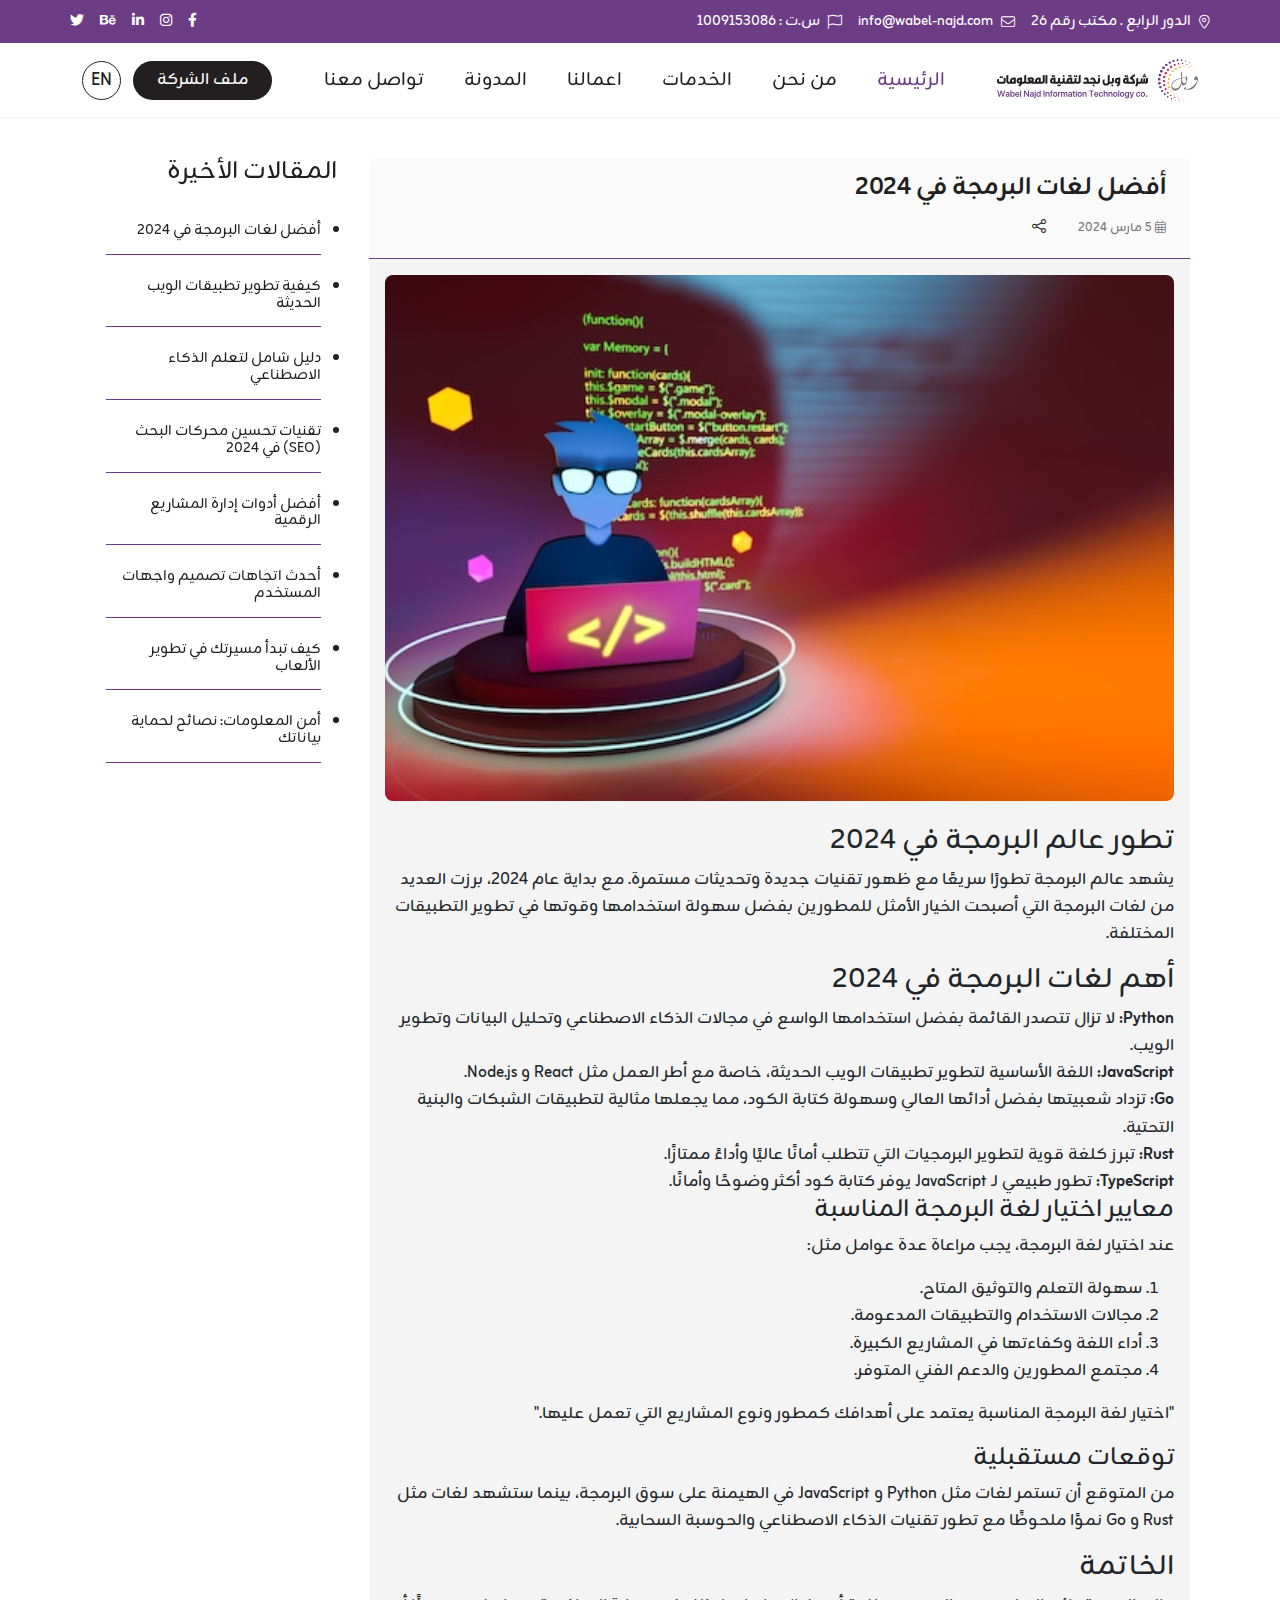
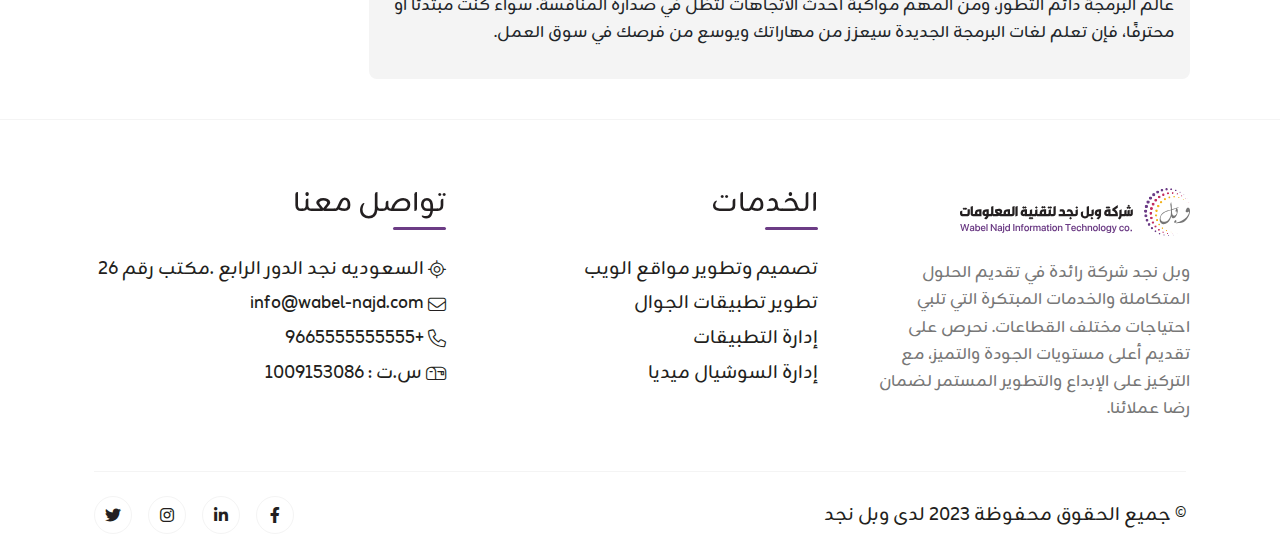
<file: blog-details.html>
<!DOCTYPE html>
<html lang="en">

<head>
    <!-- Required meta tags -->
    <meta charset="utf-8" />
    <meta name="viewport" content="width=device-width, initial-scale=1, user-scalable=no, shrink-to-fit=no" />
    <meta name="theme-color" content="#000000" />

    <!-- SEO: Description, Keywords, Author, and Robots -->
    <meta name="description"
        content="شركة وبل نجد لتقنية المعلومات تقدم خدمات تقنية متكاملة تشمل إنشاء التطبيقات والمتاجر الإلكترونية وإدارة السوشيال ميديا والتطبيقات." />
    <meta name="keywords"
        content="تقنية المعلومات, إنشاء تطبيقات, متاجر إلكترونية, إدارة التطبيقات, إدارة السوشيال ميديا" />
    <meta name="author" content="شركة وبل نجد لتقنية المعلومات" />
    <meta name="robots" content="index, follow" />

    <!-- Open Graph Data for Social Media -->
    <meta property="og:title" content="شركة وبل نجد لتقنية المعلومات" />
    <meta property="og:description"
        content="شركة وبل نجد تقدم خدمات تقنية متكاملة تشمل إنشاء التطبيقات والمتاجر الإلكترونية وإدارة التطبيقات." />
    <meta property="og:image" content="assets/images/logo-v.svg" />
    <meta property="og:url" content="" />
    <meta property="og:type" content="website" />

    <!-- Twitter Card Data -->
    <meta name="twitter:card" content="summary_large_image" />
    <meta name="twitter:title" content="شركة وبل نجد لتقنية المعلومات" />
    <meta name="twitter:description"
        content="شركة وبل نجد تقدم خدمات تقنية متكاملة تشمل إنشاء التطبيقات والمتاجر الإلكترونية وإدارة التطبيقات." />
    <meta name="twitter:image" content="assets/images/logo-v.svg" />

    <!-- Favicon and Apple Touch Icon -->
    <link rel="apple-touch-icon" sizes="180x180" href="assets/images/fav.svg" />
    <link rel="icon" type="image/png" href="assets/images/fav.svg" />

    <!-- Stylesheets -->
    <link rel="stylesheet" href="assets/css/bootstrap.rtl.min.css" />
    <link rel="stylesheet" href="assets/css/main.css" />
    <link rel="stylesheet" href="assets/css/style.css?v=1" />

    <title>شركة وبل نجد لتقنية المعلومات</title>
</head>

<body>
    <!-- header -->
    <header>
        <!-- Top Bar -->
        <div class="top_bar">
            <div class="container">
                <div class="location_email">
                    <ul>
                        <li>
                            <i class="fa-light fa-location-dot"></i>
                            اﻟﺪور اﻟﺮاﺑﻊ . مكتب رقم 26
                        </li>
                        <li>
                            <i class="fa-light fa-envelope"></i>
                            <a href="mailto:info@wabel-najd.com">info@wabel-najd.com</a>
                        </li>
                        <li>
                            <i class="fa-light fa-flag"></i>
                            س.ت : 1009153086
                        </li>
                    </ul>
                </div>
                <div class="social_media">
                    <ul>
                        <li>
                            <a href="https://www.facebook.com/wabelnajd" target="_blank">
                                <i class="fa-brands fa-facebook-f"></i>
                            </a>
                        </li>
                        <li>
                            <a href="https://www.instagram.com/wabel_najd/" target="_blank">
                                <i class="fa-brands fa-instagram"></i>
                            </a>
                        </li>
                        <li>
                            <a href="https://www.linkedin.com/company/wabel-najd/" target="_blank">
                                <i class="fa-brands fa-linkedin-in"></i>
                            </a>
                        </li>
                        <li>
                            <a href="https://www.behance.net/wabelnajd" target="_blank">
                                <i class="fa-brands fa-behance"></i>
                            </a>
                        </li>
                        <li>
                            <a href="https://twitter.com/wabelnajd" target="_blank">
                                <i class="fa-brands fa-twitter"></i>
                            </a>
                        </li>
                    </ul>
                </div>
            </div>
        </div>

        <!-- Nav -->
        <nav class="container">
            <a href="index.html" class="logo">
                <img src="assets/images/logo-h.svg" alt="">
            </a>

            <ul class="nav-links">
                <li><a href="index.html" class="active">الرئيسية</a></li>
                <li><a href="about.html">من نحن</a></li>
                <li><a href="index.html#services">الخدمات</a></li>
                <li><a href="portfolio.html">اعمالنا</a></li>
                <li><a href="index.html#blogs">المدونة</a></li>
                <li><a href="contact.html">تواصل معنا</a></li>
            </ul>
            <div class="layer"></div>

            <div class="actions">

                <a href="assets/wabel.pdf" download="wabel.pdf" class="company_file">
                    ملف الشركة
                </a>

                <button>
                    EN
                </button>

                <button class="menu-button">
                    <i class="fa-light fa-bars"></i>
                </button>
            </div>
        </nav>
    </header>

    <main>
        <section class="blog_details">
            <div class="container">
                <div class="row">
                    <div class="col-lg-9 col-12 p-2">
                        <div class="blog_header">
                            <h1>أفضل لغات البرمجة في 2024</h1>
                            <div class="blog_header_actions">
                                <span class="date"> <i class="fa-light fa-calendar-days"></i> 5 مارس 2024</span>
                                <button class="share" onclick="share()">
                                    <i class="fa-light fa-share-nodes"></i>
                                </button>
                            </div>
                        </div>
                        <div class="blog_content">
                            <div class="img">
                                <img src="assets/images/blog1.jpg" alt="أفضل لغات البرمجة في 2024">
                            </div>

                            <div class="content-text">
                                <h3>تطور عالم البرمجة في 2024</h3>
                                <p>
                                    يشهد عالم البرمجة تطورًا سريعًا مع ظهور تقنيات جديدة وتحديثات مستمرة. مع بداية عام
                                    2024، برزت العديد من لغات البرمجة التي أصبحت الخيار الأمثل للمطورين بفضل سهولة
                                    استخدامها وقوتها في تطوير التطبيقات المختلفة.
                                </p>

                                <h3>أهم لغات البرمجة في 2024</h3>
                                <ul>
                                    <li><strong>Python:</strong> لا تزال تتصدر القائمة بفضل استخدامها الواسع في مجالات
                                        الذكاء الاصطناعي وتحليل البيانات وتطوير الويب.</li>
                                    <li><strong>JavaScript:</strong> اللغة الأساسية لتطوير تطبيقات الويب الحديثة، خاصة
                                        مع أطر العمل مثل React و Node.js.</li>
                                    <li><strong>Go:</strong> تزداد شعبيتها بفضل أدائها العالي وسهولة كتابة الكود، مما
                                        يجعلها مثالية لتطبيقات الشبكات والبنية التحتية.</li>
                                    <li><strong>Rust:</strong> تبرز كلغة قوية لتطوير البرمجيات التي تتطلب أمانًا عاليًا
                                        وأداءً ممتازًا.</li>
                                    <li><strong>TypeScript:</strong> تطور طبيعي لـ JavaScript يوفر كتابة كود أكثر وضوحًا
                                        وأمانًا.</li>
                                </ul>

                                <h4>معايير اختيار لغة البرمجة المناسبة</h4>
                                <p>
                                    عند اختيار لغة البرمجة، يجب مراعاة عدة عوامل مثل:
                                </p>
                                <ol>
                                    <li>سهولة التعلم والتوثيق المتاح.</li>
                                    <li>مجالات الاستخدام والتطبيقات المدعومة.</li>
                                    <li>أداء اللغة وكفاءتها في المشاريع الكبيرة.</li>
                                    <li>مجتمع المطورين والدعم الفني المتوفر.</li>
                                </ol>

                                <blockquote>
                                    "اختيار لغة البرمجة المناسبة يعتمد على أهدافك كمطور ونوع المشاريع التي تعمل عليها."
                                </blockquote>

                                <h4>توقعات مستقبلية</h4>
                                <p>
                                    من المتوقع أن تستمر لغات مثل Python و JavaScript في الهيمنة على سوق البرمجة، بينما
                                    ستشهد لغات مثل Rust و Go نموًا ملحوظًا مع تطور تقنيات الذكاء الاصطناعي والحوسبة
                                    السحابية.
                                </p>

                                <h3>الخاتمة</h3>
                                <p>
                                    عالم البرمجة دائم التطور، ومن المهم مواكبة أحدث الاتجاهات لتظل في صدارة المنافسة.
                                    سواء كنت مبتدئًا أو محترفًا، فإن تعلم لغات البرمجة الجديدة سيعزز من مهاراتك ويوسع من
                                    فرصك في سوق العمل.
                                </p>
                            </div>
                        </div>
                    </div>

                    <div class="col-lg-3 col-12 p-2">
                        <div class="recent_blogs">
                            <h3>المقالات الأخيرة</h3>

                            <ul>
                                <li>
                                    <a href="blog-details.html">
                                        <h4>أفضل لغات البرمجة في 2024</h4>
                                    </a>
                                </li>
                                <li>
                                    <a href="blog-details.html">
                                        <h4>كيفية تطوير تطبيقات الويب الحديثة</h4>
                                    </a>
                                </li>
                                <li>
                                    <a href="blog-details.html">
                                        <h4>دليل شامل لتعلم الذكاء الاصطناعي</h4>
                                    </a>
                                </li>
                                <li>
                                    <a href="blog-details.html">
                                        <h4>تقنيات تحسين محركات البحث (SEO) في 2024</h4>
                                    </a>
                                </li>
                                <li>
                                    <a href="blog-details.html">
                                        <h4>أفضل أدوات إدارة المشاريع الرقمية</h4>
                                    </a>
                                </li>
                                <li>
                                    <a href="blog-details.html">
                                        <h4>أحدث اتجاهات تصميم واجهات المستخدم</h4>
                                    </a>
                                </li>
                                <li>
                                    <a href="blog-details.html">
                                        <h4>كيف تبدأ مسيرتك في تطوير الألعاب</h4>
                                    </a>
                                </li>
                                <li>
                                    <a href="blog-details.html">
                                        <h4>أمن المعلومات: نصائح لحماية بياناتك</h4>
                                    </a>
                                </li>
                            </ul>
                        </div>
                    </div>
                </div>
            </div>
        </section>

    </main>

    <!-- footer -->
    <footer>
        <div class="container">
            <div class="row">
                <div class="col-lg-4 col-12 p-2">
                    <div class="logo">
                        <a href="index.html">
                            <img src="assets/images/logo-h.svg" loading="lazy" alt="وبل نجد">
                        </a>
                        <p>
                            وبل نجد شركة رائدة في تقديم الحلول المتكاملة والخدمات المبتكرة التي تلبي احتياجات مختلف
                            القطاعات. نحرص على تقديم أعلى مستويات الجودة والتميز، مع التركيز على الإبداع والتطوير
                            المستمر لضمان رضا عملائنا.
                        </p>
                    </div>
                </div>
                <div class="col-lg-4 col-12 p-2">
                    <div class="col_info">
                        <h3>الخدمات</h3>

                        <ul>
                            <li>
                                <a href="service-details.html"> تصميم وتطوير مواقع الويب </a>
                            </li>
                            <li>
                                <a href="service-details.html"> تطوير تطبيقات الجوال </a>
                            </li>
                            <li>
                                <a href="service-details.html"> إدارة التطبيقات </a>
                            </li>
                            <li>
                                <a href="service-details.html"> إدارة السوشيال ميديا </a>
                            </li>
                        </ul>
                    </div>
                </div>
                <div class="col-lg-4 col-12 p-2">
                    <div class="col_info">
                        <h3>تواصل معنا</h3>

                        <ul>
                            <li>
                                <i class="fa-sharp fa-light fa-location-crosshairs"></i>
                                السعوديه نجد اﻟﺪور اﻟﺮاﺑﻊ .مكتب رقم 26
                            </li>
                            <li>
                                <i class="fa-light fa-envelope"></i>
                                <a href="mailto:info@wabel-najd.com">info@wabel-najd.com</a>
                            </li>
                            <li>
                                <i class="fa-sharp fa-light fa-phone"></i>
                                <a href="tel:966 5555 5555 5555">+9665555555555</a>
                            </li>
                            <li>
                                <i class="fa-light fa-mailbox"></i>
                                س.ت : 1009153086
                            </li>
                        </ul>
                    </div>
                </div>
                <div class="col-12">
                    <div class="copy_rights">
                        <p>&copy; جميع الحقوق محفوظة 2023 لدى وبل نجد</p>
                        <div class="social_media">
                            <a href="https://www.facebook.com/" target="_blank">
                                <i class="fa-brands fa-facebook-f"></i>
                            </a>
                            <a href="https://www.linkedin.com/" target="_blank">
                                <i class="fa-brands fa-linkedin-in"></i>
                            </a>
                            <a href="https://www.instagram.com/" target="_blank">
                                <i class="fa-brands fa-instagram"></i>
                            </a>
                            <a href="https://twitter.com/" target="_blank">
                                <i class="fa-brands fa-twitter"></i>
                            </a>
                        </div>
                    </div>
                </div>
            </div>
        </div>
    </footer>

    <script src="assets/js/main.js"></script>
    <script src="assets/js/app.js"></script>
</body>

</html>
</file>
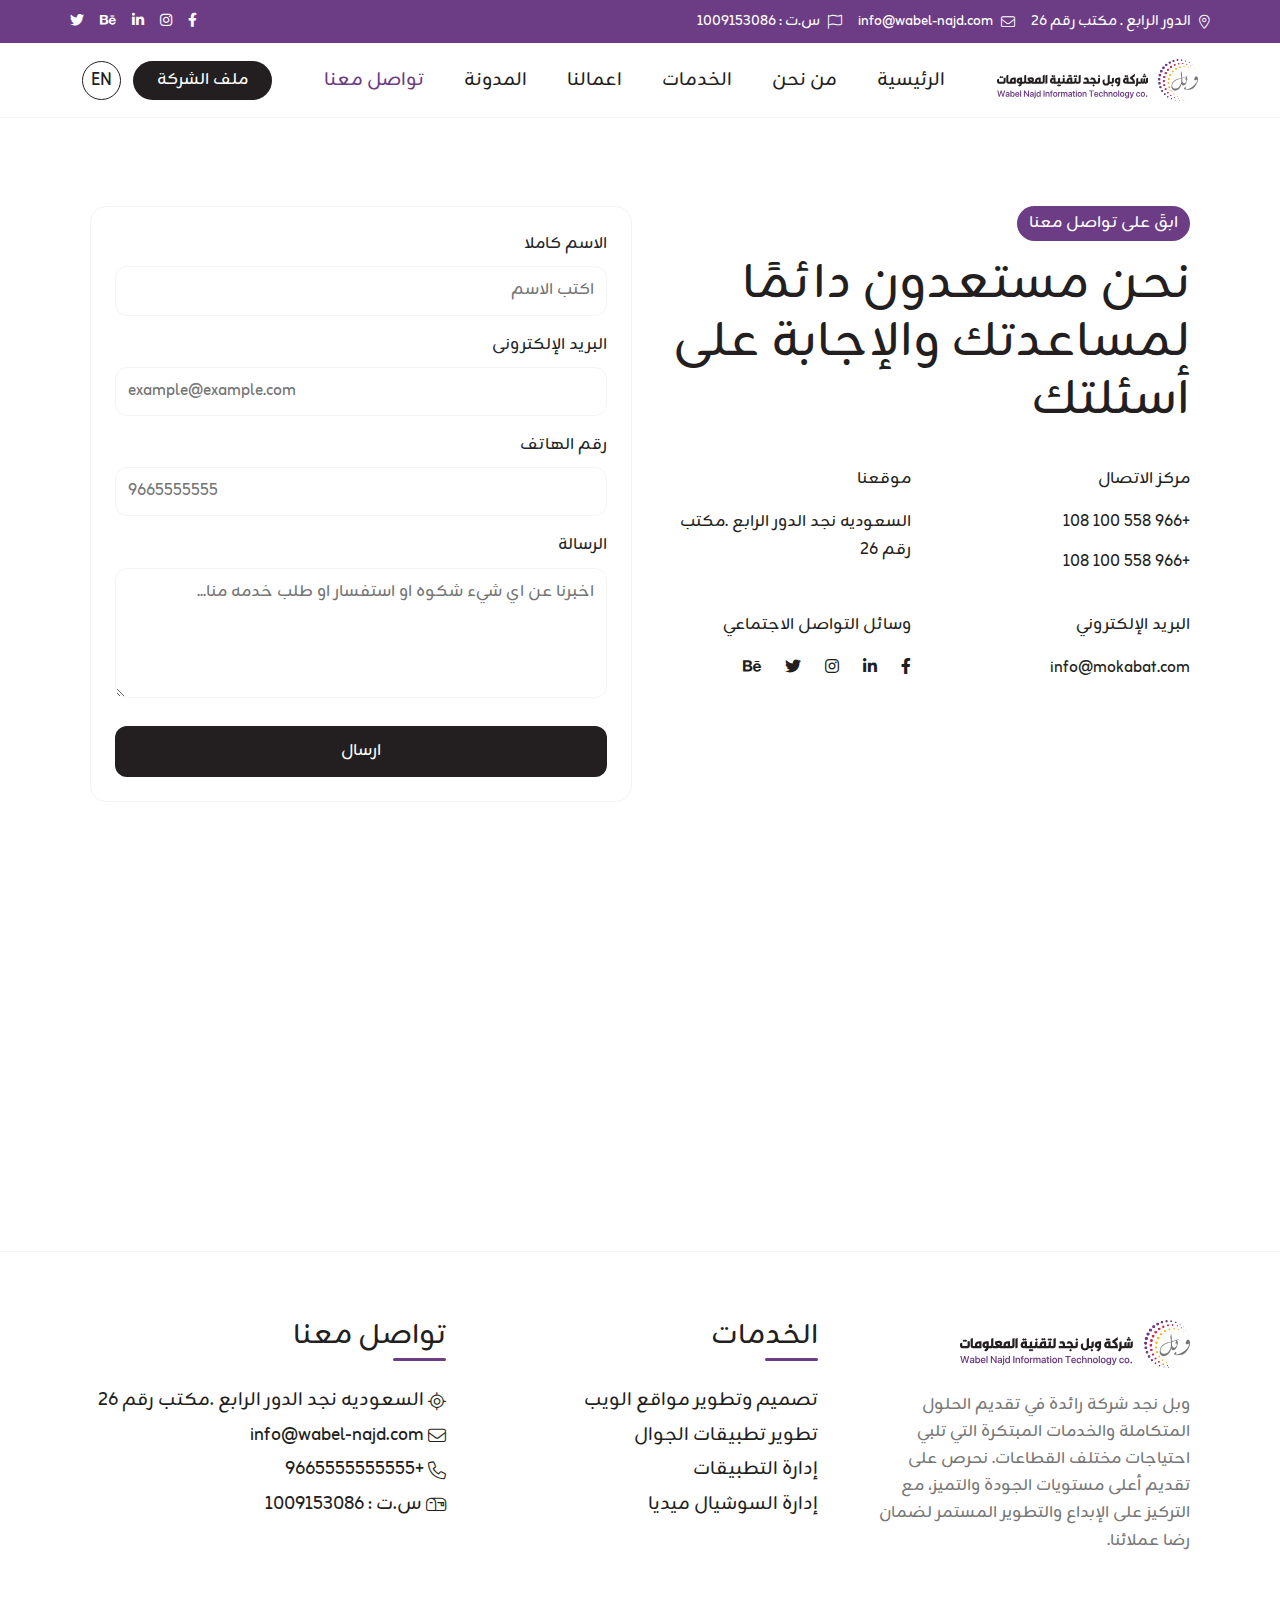
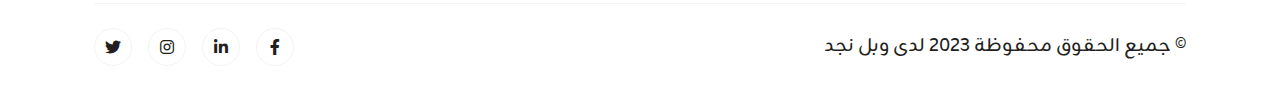
<file: contact.html>
<!DOCTYPE html>
<html lang="en">

<head>
    <!-- Required meta tags -->
    <meta charset="utf-8" />
    <meta name="viewport" content="width=device-width, initial-scale=1, user-scalable=no, shrink-to-fit=no" />
    <meta name="theme-color" content="#000000" />

    <!-- SEO: Description, Keywords, Author, and Robots -->
    <meta name="description"
        content="شركة وبل نجد لتقنية المعلومات تقدم خدمات تقنية متكاملة تشمل إنشاء التطبيقات والمتاجر الإلكترونية وإدارة السوشيال ميديا والتطبيقات." />
    <meta name="keywords"
        content="تقنية المعلومات, إنشاء تطبيقات, متاجر إلكترونية, إدارة التطبيقات, إدارة السوشيال ميديا" />
    <meta name="author" content="شركة وبل نجد لتقنية المعلومات" />
    <meta name="robots" content="index, follow" />

    <!-- Open Graph Data for Social Media -->
    <meta property="og:title" content="شركة وبل نجد لتقنية المعلومات" />
    <meta property="og:description"
        content="شركة وبل نجد تقدم خدمات تقنية متكاملة تشمل إنشاء التطبيقات والمتاجر الإلكترونية وإدارة التطبيقات." />
    <meta property="og:image" content="assets/images/logo-v.svg" />
    <meta property="og:url" content="" />
    <meta property="og:type" content="website" />

    <!-- Twitter Card Data -->
    <meta name="twitter:card" content="summary_large_image" />
    <meta name="twitter:title" content="شركة وبل نجد لتقنية المعلومات" />
    <meta name="twitter:description"
        content="شركة وبل نجد تقدم خدمات تقنية متكاملة تشمل إنشاء التطبيقات والمتاجر الإلكترونية وإدارة التطبيقات." />
    <meta name="twitter:image" content="assets/images/logo-v.svg" />

    <!-- Favicon and Apple Touch Icon -->
    <link rel="apple-touch-icon" sizes="180x180" href="assets/images/fav.svg" />
    <link rel="icon" type="image/png" href="assets/images/fav.svg" />

    <!-- Stylesheets -->
    <link rel="stylesheet" href="assets/css/bootstrap.rtl.min.css" />
    <link rel="stylesheet" href="assets/css/main.css" />
    <link rel="stylesheet" href="assets/css/style.css?v=1" />

    <title>شركة وبل نجد لتقنية المعلومات</title>
</head>

<body>
    <!-- header -->
    <header>
        <!-- Top Bar -->
        <div class="top_bar">
            <div class="container">
                <div class="location_email">
                    <ul>
                        <li>
                            <i class="fa-light fa-location-dot"></i>
                            اﻟﺪور اﻟﺮاﺑﻊ . مكتب رقم 26
                        </li>
                        <li>
                            <i class="fa-light fa-envelope"></i>
                            <a href="mailto:info@wabel-najd.com">info@wabel-najd.com</a>
                        </li>
                        <li>
                            <i class="fa-light fa-flag"></i>
                            س.ت : 1009153086
                        </li>
                    </ul>
                </div>
                <div class="social_media">
                    <ul>
                        <li>
                            <a href="https://www.facebook.com/wabelnajd" target="_blank">
                                <i class="fa-brands fa-facebook-f"></i>
                            </a>
                        </li>
                        <li>
                            <a href="https://www.instagram.com/wabel_najd/" target="_blank">
                                <i class="fa-brands fa-instagram"></i>
                            </a>
                        </li>
                        <li>
                            <a href="https://www.linkedin.com/company/wabel-najd/" target="_blank">
                                <i class="fa-brands fa-linkedin-in"></i>
                            </a>
                        </li>
                        <li>
                            <a href="https://www.behance.net/wabelnajd" target="_blank">
                                <i class="fa-brands fa-behance"></i>
                            </a>
                        </li>
                        <li>
                            <a href="https://twitter.com/wabelnajd" target="_blank">
                                <i class="fa-brands fa-twitter"></i>
                            </a>
                        </li>
                    </ul>
                </div>
            </div>
        </div>

        <!-- Nav -->
        <nav class="container">
            <a href="index.html" class="logo">
                <img src="assets/images/logo-h.svg" alt="">
            </a>

            <ul class="nav-links">
                <li><a href="index.html">الرئيسية</a></li>
                <li><a href="about.html">من نحن</a></li>
                <li><a href="index.html#services">الخدمات</a></li>
                <li><a href="portfolio.html">اعمالنا</a></li>
                <li><a href="index.html#blogs">المدونة</a></li>
                <li><a href="contact.html" class="active">تواصل معنا</a></li>
            </ul>
            <div class="layer"></div>

            <div class="actions">

                <a href="assets/wabel.pdf" download="wabel.pdf" class="company_file">
                    ملف الشركة
                </a>

                <button>
                    EN
                </button>

                <button class="menu-button">
                    <i class="fa-light fa-bars"></i>
                </button>
            </div>
        </nav>
    </header>

    <main>
        <section class="contact_page">
            <div class="container">
                <div class="row">
                    <div class="col-lg-6 col-12 p-2">
                        <div class="contact_info">
                            <span>ابقَ على تواصل معنا</span>
                            <h2>نحن مستعدون دائمًا لمساعدتك والإجابة على أسئلتك</h2>

                            <div class="blocks">
                                <div class="block">
                                    <h6>مركز الاتصال</h6>
                                    <a href="tel:+966558100108">+966 558 100 108</a>
                                    <a href="tel:+966558100108">+966 558 100 108</a>
                                </div>
                                <div class="block">
                                    <h6>موقعنا</h6>
                                    <a href="https://www.google.com/maps/place/King+Abdullah+Park/@24.6474709,46.7602933,12387m/data=!3m1!1e3!4m6!3m5!1s0x3e2f043b45575437:0xa2bebdcec14359bd!8m2!3d24.6663657!4d46.7371594!16s%2Fg%2F11c76mxsyk?entry=ttu&amp;g_ep=EgoyMDI0MTExMC4wIKXMDSoASAFQAw%3D%3D"
                                        target="_blank">
                                        السعوديه نجد اﻟﺪور اﻟﺮاﺑﻊ .مكتب رقم 26
                                    </a>
                                </div>
                                <div class="block">
                                    <h6>البريد الإلكتروني</h6>
                                    <a href="mailto:info@mokabat.com">info@mokabat.com</a>
                                </div>
                                <div class="block">
                                    <h6>وسائل التواصل الاجتماعي</h6>
                                    <div class="socials">
                                        <a href="https://www.facebook.com/" target="_blank">
                                            <i class="fa-brands fa-facebook-f"></i>
                                        </a>
                                        <a href="https://www.linkedin.com/" target="_blank">
                                            <i class="fa-brands fa-linkedin-in"></i>
                                        </a>
                                        <a href="https://www.instagram.com/" target="_blank">
                                            <i class="fa-brands fa-instagram"></i>
                                        </a>
                                        <a href="https://twitter.com/" target="_blank">
                                            <i class="fa-brands fa-twitter"></i>
                                        </a>
                                        <a href="https://www.behance.net/wabelnajd" target="_blank">
                                            <i class="fa-brands fa-behance"></i>
                                        </a>
                                    </div>
                                </div>
                            </div>
                        </div>
                    </div>


                    <div class="col-lg-6 col-12 p-2">
                        <form action="">
                            <div class="input_field">
                                <label for="name">الاسم كاملا</label>
                                <input type="text" name="name" id="name" placeholder="اكتب الاسم">
                            </div>

                            <div class="input_field">
                                <label for="name">البريد الإلكترونى</label>
                                <input type="email" name="email" id="email" placeholder="example@example.com">
                            </div>

                            <div class="input_field">
                                <label for="phone">رقم الهاتف</label>
                                <input type="tel" name="phone" id="phone" placeholder="9665555555">
                            </div>

                            <div class="input_field">
                                <label for="message">الرسالة</label>
                                <textarea name="message" id="message" rows="4"
                                    placeholder="اخبرنا عن اي شيء شكوه او استفسار او طلب خدمه منا..."></textarea>
                            </div>

                            <button>
                                ارسال
                            </button>
                        </form>
                    </div>
                </div>
            </div>
        </section>
        <div class="map">
            <iframe
                src="https://www.google.com/maps/embed?pb=!1m18!1m12!1m3!1d7535113.984671908!2d53.54736328124999!3d22.755920681486405!2m3!1f0!2f0!3f0!3m2!1i1024!2i768!4f13.1!3m3!1m2!1s0x3e25a515bcc5f541%3A0x3b01b7acbb324df8!2z2YbYrNiv!5e0!3m2!1sar!2seg!4v1738241118992!5m2!1sar!2seg"
                height="350" width="100%" style="border:0;" allowfullscreen="" loading="lazy"
                referrerpolicy="no-referrer-when-downgrade">
            </iframe>
        </div>
    </main>

    <!-- footer -->
    <footer>
        <div class="container">
            <div class="row">
                <div class="col-lg-4 col-12 p-2">
                    <div class="logo">
                        <a href="index.html">
                            <img src="assets/images/logo-h.svg" loading="lazy" alt="وبل نجد">
                        </a>
                        <p>
                            وبل نجد شركة رائدة في تقديم الحلول المتكاملة والخدمات المبتكرة التي تلبي احتياجات مختلف
                            القطاعات. نحرص على تقديم أعلى مستويات الجودة والتميز، مع التركيز على الإبداع والتطوير
                            المستمر لضمان رضا عملائنا.
                        </p>
                    </div>
                </div>
                <div class="col-lg-4 col-12 p-2">
                    <div class="col_info">
                        <h3>الخدمات</h3>

                        <ul>
                            <li>
                                <a href="service-details.html"> تصميم وتطوير مواقع الويب </a>
                            </li>
                            <li>
                                <a href="service-details.html"> تطوير تطبيقات الجوال </a>
                            </li>
                            <li>
                                <a href="service-details.html"> إدارة التطبيقات </a>
                            </li>
                            <li>
                                <a href="service-details.html"> إدارة السوشيال ميديا </a>
                            </li>
                        </ul>
                    </div>
                </div>
                <div class="col-lg-4 col-12 p-2">
                    <div class="col_info">
                        <h3>تواصل معنا</h3>

                        <ul>
                            <li>
                                <i class="fa-sharp fa-light fa-location-crosshairs"></i>
                                السعوديه نجد اﻟﺪور اﻟﺮاﺑﻊ .مكتب رقم 26
                            </li>
                            <li>
                                <i class="fa-light fa-envelope"></i>
                                <a href="mailto:info@wabel-najd.com">info@wabel-najd.com</a>
                            </li>
                            <li>
                                <i class="fa-sharp fa-light fa-phone"></i>
                                <a href="tel:966 5555 5555 5555">+9665555555555</a>
                            </li>
                            <li>
                                <i class="fa-light fa-mailbox"></i>
                                س.ت : 1009153086
                            </li>
                        </ul>
                    </div>
                </div>
                <div class="col-12">
                    <div class="copy_rights">
                        <p>&copy; جميع الحقوق محفوظة 2023 لدى وبل نجد</p>
                        <div class="social_media">
                            <a href="https://www.facebook.com/" target="_blank">
                                <i class="fa-brands fa-facebook-f"></i>
                            </a>
                            <a href="https://www.linkedin.com/" target="_blank">
                                <i class="fa-brands fa-linkedin-in"></i>
                            </a>
                            <a href="https://www.instagram.com/" target="_blank">
                                <i class="fa-brands fa-instagram"></i>
                            </a>
                            <a href="https://twitter.com/" target="_blank">
                                <i class="fa-brands fa-twitter"></i>
                            </a>
                        </div>
                    </div>
                </div>
            </div>
        </div>
    </footer>

    <script src="assets/js/main.js"></script>
    <script src="assets/js/app.js"></script>
</body>

</html>
</file>
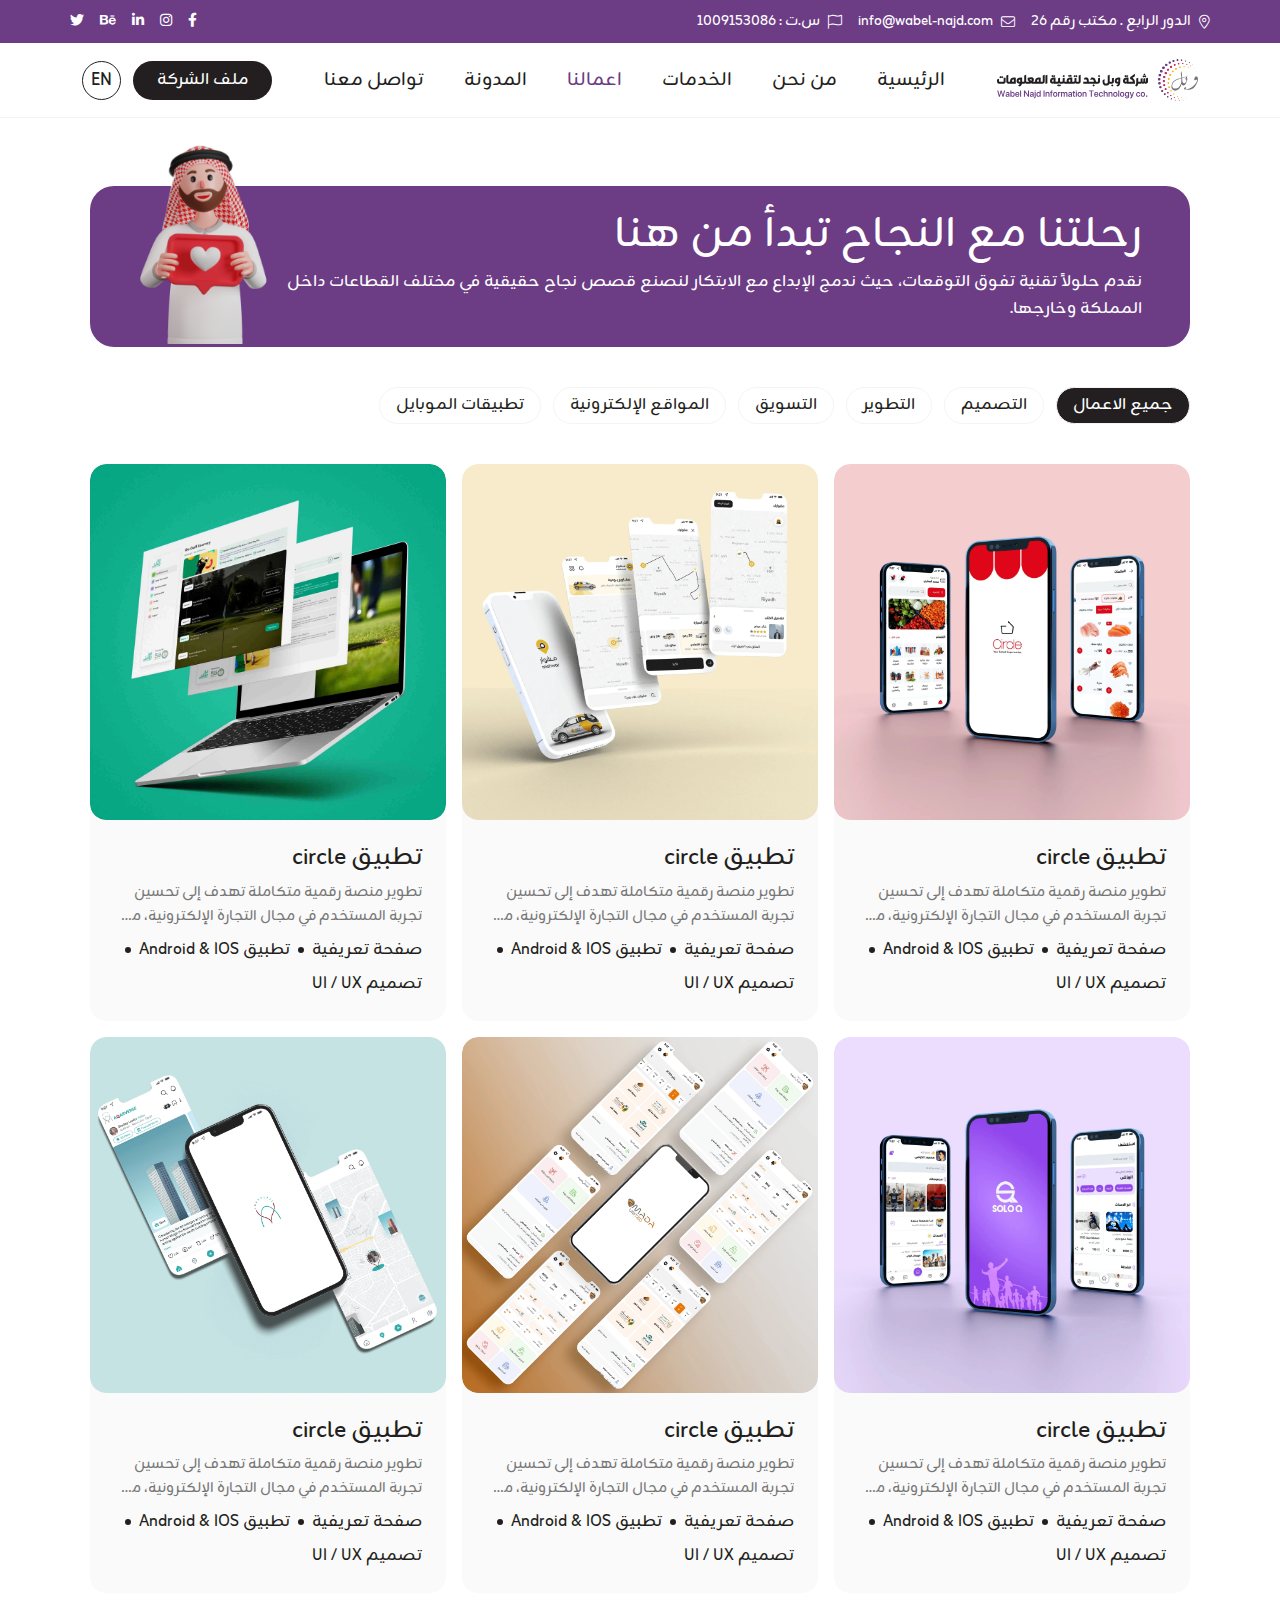
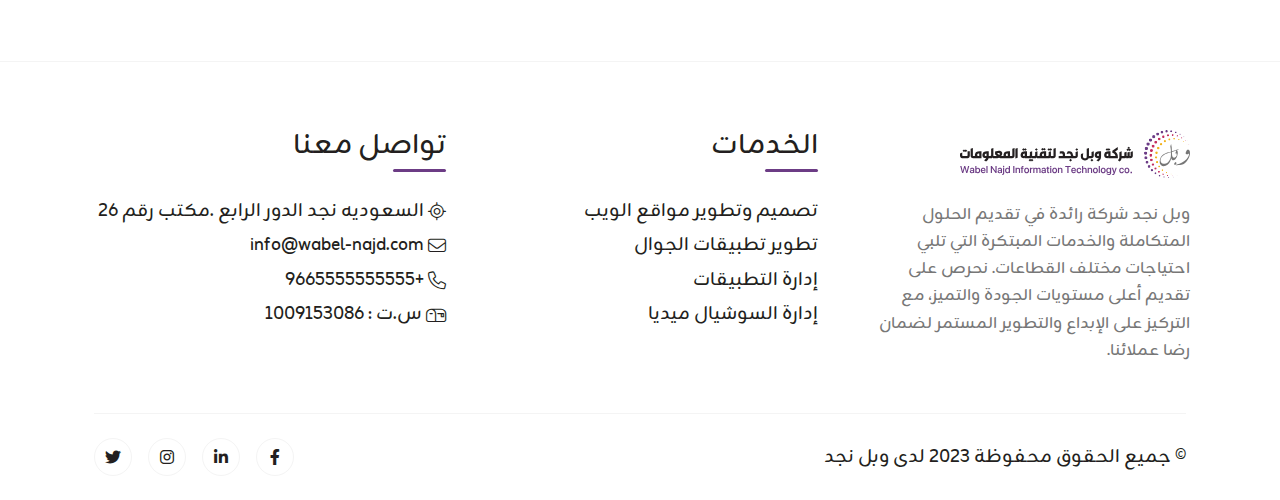
<file: portfolio.html>
<!DOCTYPE html>
<html lang="en">

<head>
    <!-- Required meta tags -->
    <meta charset="utf-8" />
    <meta name="viewport" content="width=device-width, initial-scale=1, user-scalable=no, shrink-to-fit=no" />
    <meta name="theme-color" content="#000000" />

    <!-- SEO: Description, Keywords, Author, and Robots -->
    <meta name="description"
        content="شركة وبل نجد لتقنية المعلومات تقدم خدمات تقنية متكاملة تشمل إنشاء التطبيقات والمتاجر الإلكترونية وإدارة السوشيال ميديا والتطبيقات." />
    <meta name="keywords"
        content="تقنية المعلومات, إنشاء تطبيقات, متاجر إلكترونية, إدارة التطبيقات, إدارة السوشيال ميديا" />
    <meta name="author" content="شركة وبل نجد لتقنية المعلومات" />
    <meta name="robots" content="index, follow" />

    <!-- Open Graph Data for Social Media -->
    <meta property="og:title" content="شركة وبل نجد لتقنية المعلومات" />
    <meta property="og:description"
        content="شركة وبل نجد تقدم خدمات تقنية متكاملة تشمل إنشاء التطبيقات والمتاجر الإلكترونية وإدارة التطبيقات." />
    <meta property="og:image" content="assets/images/logo-v.svg" />
    <meta property="og:url" content="" />
    <meta property="og:type" content="website" />

    <!-- Twitter Card Data -->
    <meta name="twitter:card" content="summary_large_image" />
    <meta name="twitter:title" content="شركة وبل نجد لتقنية المعلومات" />
    <meta name="twitter:description"
        content="شركة وبل نجد تقدم خدمات تقنية متكاملة تشمل إنشاء التطبيقات والمتاجر الإلكترونية وإدارة التطبيقات." />
    <meta name="twitter:image" content="assets/images/logo-v.svg" />

    <!-- Favicon and Apple Touch Icon -->
    <link rel="apple-touch-icon" sizes="180x180" href="assets/images/fav.svg" />
    <link rel="icon" type="image/png" href="assets/images/fav.svg" />

    <!-- Stylesheets -->
    <link rel="stylesheet" href="assets/css/bootstrap.rtl.min.css" />
    <link rel="stylesheet" href="assets/css/main.css" />
    <link rel="stylesheet" href="assets/css/style.css?v=1" />

    <title>شركة وبل نجد لتقنية المعلومات</title>
</head>

<body>
    <!-- header -->
    <header>
        <!-- Top Bar -->
        <div class="top_bar">
            <div class="container">
                <div class="location_email">
                    <ul>
                        <li>
                            <i class="fa-light fa-location-dot"></i>
                            اﻟﺪور اﻟﺮاﺑﻊ . مكتب رقم 26
                        </li>
                        <li>
                            <i class="fa-light fa-envelope"></i>
                            <a href="mailto:info@wabel-najd.com">info@wabel-najd.com</a>
                        </li>
                        <li>
                            <i class="fa-light fa-flag"></i>
                            س.ت : 1009153086
                        </li>
                    </ul>
                </div>
                <div class="social_media">
                    <ul>
                        <li>
                            <a href="https://www.facebook.com/wabelnajd" target="_blank">
                                <i class="fa-brands fa-facebook-f"></i>
                            </a>
                        </li>
                        <li>
                            <a href="https://www.instagram.com/wabel_najd/" target="_blank">
                                <i class="fa-brands fa-instagram"></i>
                            </a>
                        </li>
                        <li>
                            <a href="https://www.linkedin.com/company/wabel-najd/" target="_blank">
                                <i class="fa-brands fa-linkedin-in"></i>
                            </a>
                        </li>
                        <li>
                            <a href="https://www.behance.net/wabelnajd" target="_blank">
                                <i class="fa-brands fa-behance"></i>
                            </a>
                        </li>
                        <li>
                            <a href="https://twitter.com/wabelnajd" target="_blank">
                                <i class="fa-brands fa-twitter"></i>
                            </a>
                        </li>
                    </ul>
                </div>
            </div>
        </div>

        <!-- Nav -->
        <nav class="container">
            <a href="index.html" class="logo">
                <img src="assets/images/logo-h.svg" alt="">
            </a>

            <ul class="nav-links">
                <li><a href="index.html">الرئيسية</a></li>
                <li><a href="about.html">من نحن</a></li>
                <li><a href="index.html#services">الخدمات</a></li>
                <li><a href="portfolio.html" class="active">اعمالنا</a></li>
                <li><a href="index.html#blogs">المدونة</a></li>
                <li><a href="contact.html">تواصل معنا</a></li>
            </ul>
            <div class="layer"></div>

            <div class="actions">

                <a href="assets/wabel.pdf" download="wabel.pdf" class="company_file">
                    ملف الشركة
                </a>

                <button>
                    EN
                </button>

                <button class="menu-button">
                    <i class="fa-light fa-bars"></i>
                </button>
            </div>
        </nav>
    </header>

    <main>
        <section class="portfolio_page">
            <div class="container">
                <div class="row">
                    <div class="col-12 p-2">
                        <div class="portfolio_header">
                            <div class="text">
                                <h1>رحلتنا مع النجاح تبدأ من هنا</h1>
                                <p>
                                    نقدم حلولاً تقنية تفوق التوقعات، حيث ندمج الإبداع مع الابتكار لنصنع قصص نجاح حقيقية
                                    في
                                    مختلف القطاعات داخل المملكة وخارجها.
                                </p>
                            </div>
                            <div class="img">
                                <img src="assets/images/contact.png" alt="">
                            </div>
                        </div>
                    </div>
                    <div class="col-12 p-2">
                        <div class="filter">
                            <button class="active">جميع الاعمال</button>
                            <button>التصميم</button>
                            <button>التطوير</button>
                            <button>التسويق</button>
                            <button>المواقع الإلكترونية</button>
                            <button>تطبيقات الموبايل</button>
                        </div>
                    </div>

                    <div class=" col-lg-4 col-12 p-2">
                        <a href="project-details.html" class="project_card">
                            <div class="img">
                                <div class="link">
                                    <span>
                                        <i class="fa-light fa-arrow-right"></i>
                                    </span>
                                </div>
                                <div class="link">
                                    <span>
                                        <i class="fa-light fa-arrow-right"></i>
                                    </span>
                                </div>
                                <img src="assets/images/p1.webp" alt="circle">
                            </div>
                            <div class="content">
                                <h6>تطبيق circle</h6>
                                <p>
                                    تطوير منصة رقمية متكاملة تهدف إلى تحسين تجربة المستخدم في مجال التجارة الإلكترونية،
                                    مع توفير حلول ذكية لإدارة المنتجات والطلبات بسهولة.
                                </p>
                                <div class="tags">
                                    <span>صفحة تعريفية</span>
                                    <span>تطبيق Android & IOS</span>
                                    <span>تصميم UI / UX</span>
                                </div>
                            </div>
                        </a>
                    </div>
                    <div class=" col-lg-4 col-12 p-2">
                        <a href="project-details.html" class="project_card">
                            <div class="img">
                                <div class="link">
                                    <span>
                                        <i class="fa-light fa-arrow-right"></i>
                                    </span>
                                </div>
                                <img src="assets/images/p2.webp" alt="circle">
                            </div>
                            <div class="content">
                                <h6>تطبيق circle</h6>
                                <p>
                                    تطوير منصة رقمية متكاملة تهدف إلى تحسين تجربة المستخدم في مجال التجارة الإلكترونية،
                                    مع توفير حلول ذكية لإدارة المنتجات والطلبات بسهولة.
                                </p>
                                <div class="tags">
                                    <span>صفحة تعريفية</span>
                                    <span>تطبيق Android & IOS</span>
                                    <span>تصميم UI / UX</span>
                                </div>
                            </div>
                        </a>
                    </div>
                    <div class=" col-lg-4 col-12 p-2">
                        <a href="project-details.html" class="project_card">
                            <div class="img">
                                <div class="link">
                                    <span>
                                        <i class="fa-light fa-arrow-right"></i>
                                    </span>
                                </div>
                                <img src="assets/images/p3.webp" alt="circle">
                            </div>
                            <div class="content">
                                <h6>تطبيق circle</h6>
                                <p>
                                    تطوير منصة رقمية متكاملة تهدف إلى تحسين تجربة المستخدم في مجال التجارة الإلكترونية،
                                    مع توفير حلول ذكية لإدارة المنتجات والطلبات بسهولة.
                                </p>
                                <div class="tags">
                                    <span>صفحة تعريفية</span>
                                    <span>تطبيق Android & IOS</span>
                                    <span>تصميم UI / UX</span>
                                </div>
                            </div>
                        </a>
                    </div>
                    <div class=" col-lg-4 col-12 p-2">
                        <a href="project-details.html" class="project_card">
                            <div class="img">
                                <div class="link">
                                    <span>
                                        <i class="fa-light fa-arrow-right"></i>
                                    </span>
                                </div>
                                <img src="assets/images/p4.webp" alt="circle">
                            </div>
                            <div class="content">
                                <h6>تطبيق circle</h6>
                                <p>
                                    تطوير منصة رقمية متكاملة تهدف إلى تحسين تجربة المستخدم في مجال التجارة الإلكترونية،
                                    مع توفير حلول ذكية لإدارة المنتجات والطلبات بسهولة.
                                </p>
                                <div class="tags">
                                    <span>صفحة تعريفية</span>
                                    <span>تطبيق Android & IOS</span>
                                    <span>تصميم UI / UX</span>
                                </div>
                            </div>
                        </a>
                    </div>
                    <div class=" col-lg-4 col-12 p-2">
                        <a href="project-details.html" class="project_card">
                            <div class="img">
                                <div class="link">
                                    <span>
                                        <i class="fa-light fa-arrow-right"></i>
                                    </span>
                                </div>
                                <img src="assets/images/p5.webp" alt="circle">
                            </div>
                            <div class="content">
                                <h6>تطبيق circle</h6>
                                <p>
                                    تطوير منصة رقمية متكاملة تهدف إلى تحسين تجربة المستخدم في مجال التجارة الإلكترونية،
                                    مع توفير حلول ذكية لإدارة المنتجات والطلبات بسهولة.
                                </p>
                                <div class="tags">
                                    <span>صفحة تعريفية</span>
                                    <span>تطبيق Android & IOS</span>
                                    <span>تصميم UI / UX</span>
                                </div>
                            </div>
                        </a>
                    </div>
                    <div class=" col-lg-4 col-12 p-2">
                        <a href="project-details.html" class="project_card">
                            <div class="img">
                                <div class="link">
                                    <span>
                                        <i class="fa-light fa-arrow-right"></i>
                                    </span>
                                </div>
                                <img src="assets/images/p6.webp" alt="circle">
                            </div>
                            <div class="content">
                                <h6>تطبيق circle</h6>
                                <p>
                                    تطوير منصة رقمية متكاملة تهدف إلى تحسين تجربة المستخدم في مجال التجارة الإلكترونية،
                                    مع توفير حلول ذكية لإدارة المنتجات والطلبات بسهولة.
                                </p>
                                <div class="tags">
                                    <span>صفحة تعريفية</span>
                                    <span>تطبيق Android & IOS</span>
                                    <span>تصميم UI / UX</span>
                                </div>
                            </div>
                        </a>
                    </div>
                </div>
            </div>
        </section>
    </main>

    <!-- footer -->
    <footer>
        <div class="container">
            <div class="row">
                <div class="col-lg-4 col-12 p-2">
                    <div class="logo">
                        <a href="index.html">
                            <img src="assets/images/logo-h.svg" loading="lazy" alt="وبل نجد">
                        </a>
                        <p>
                            وبل نجد شركة رائدة في تقديم الحلول المتكاملة والخدمات المبتكرة التي تلبي احتياجات مختلف
                            القطاعات. نحرص على تقديم أعلى مستويات الجودة والتميز، مع التركيز على الإبداع والتطوير
                            المستمر لضمان رضا عملائنا.
                        </p>
                    </div>
                </div>
                <div class="col-lg-4 col-12 p-2">
                    <div class="col_info">
                        <h3>الخدمات</h3>

                        <ul>
                            <li>
                                <a href="service-details.html"> تصميم وتطوير مواقع الويب </a>
                            </li>
                            <li>
                                <a href="service-details.html"> تطوير تطبيقات الجوال </a>
                            </li>
                            <li>
                                <a href="service-details.html"> إدارة التطبيقات </a>
                            </li>
                            <li>
                                <a href="service-details.html"> إدارة السوشيال ميديا </a>
                            </li>
                        </ul>
                    </div>
                </div>
                <div class="col-lg-4 col-12 p-2">
                    <div class="col_info">
                        <h3>تواصل معنا</h3>

                        <ul>
                            <li>
                                <i class="fa-sharp fa-light fa-location-crosshairs"></i>
                                السعوديه نجد اﻟﺪور اﻟﺮاﺑﻊ .مكتب رقم 26
                            </li>
                            <li>
                                <i class="fa-light fa-envelope"></i>
                                <a href="mailto:info@wabel-najd.com">info@wabel-najd.com</a>
                            </li>
                            <li>
                                <i class="fa-sharp fa-light fa-phone"></i>
                                <a href="tel:966 5555 5555 5555">+9665555555555</a>
                            </li>
                            <li>
                                <i class="fa-light fa-mailbox"></i>
                                س.ت : 1009153086
                            </li>
                        </ul>
                    </div>
                </div>
                <div class="col-12">
                    <div class="copy_rights">
                        <p>&copy; جميع الحقوق محفوظة 2023 لدى وبل نجد</p>
                        <div class="social_media">
                            <a href="https://www.facebook.com/" target="_blank">
                                <i class="fa-brands fa-facebook-f"></i>
                            </a>
                            <a href="https://www.linkedin.com/" target="_blank">
                                <i class="fa-brands fa-linkedin-in"></i>
                            </a>
                            <a href="https://www.instagram.com/" target="_blank">
                                <i class="fa-brands fa-instagram"></i>
                            </a>
                            <a href="https://twitter.com/" target="_blank">
                                <i class="fa-brands fa-twitter"></i>
                            </a>
                        </div>
                    </div>
                </div>
            </div>
        </div>
    </footer>

    <script src="assets/js/main.js"></script>
    <script src="assets/js/app.js"></script>
</body>

</html>
</file>
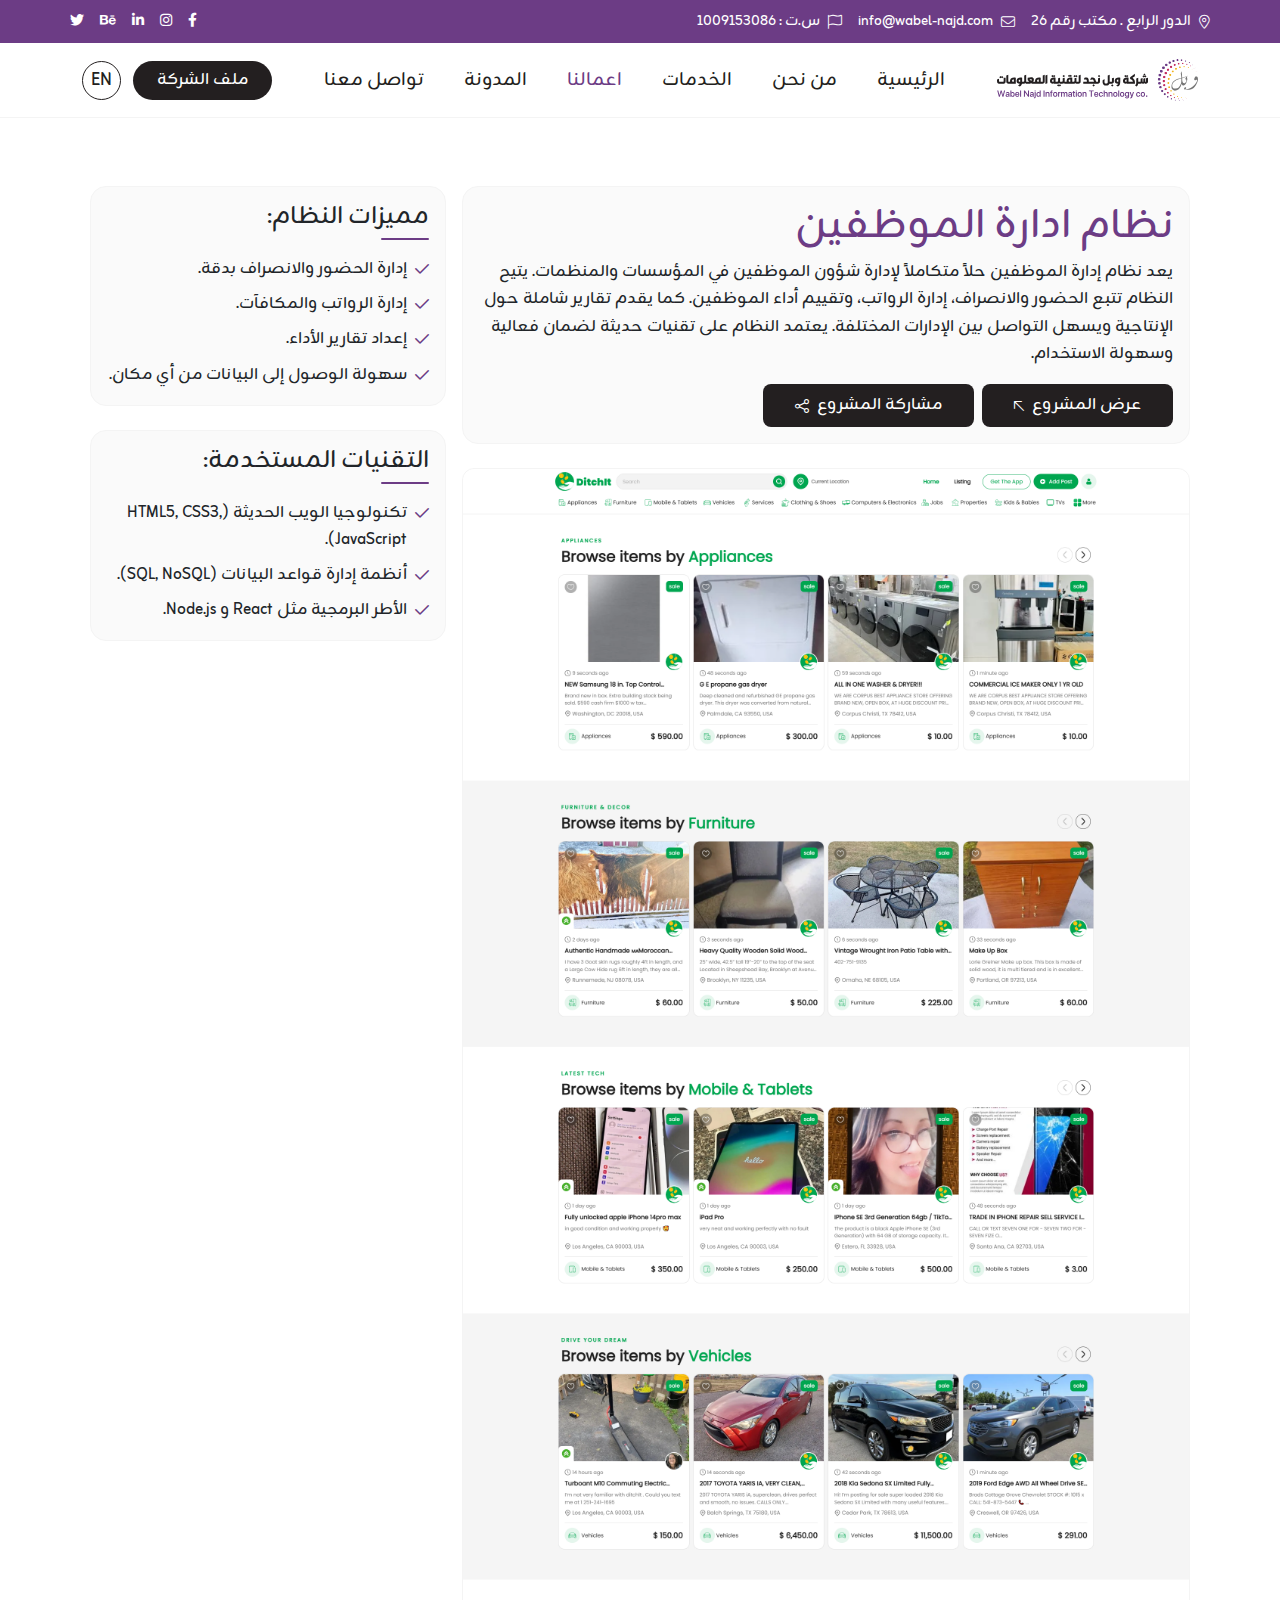
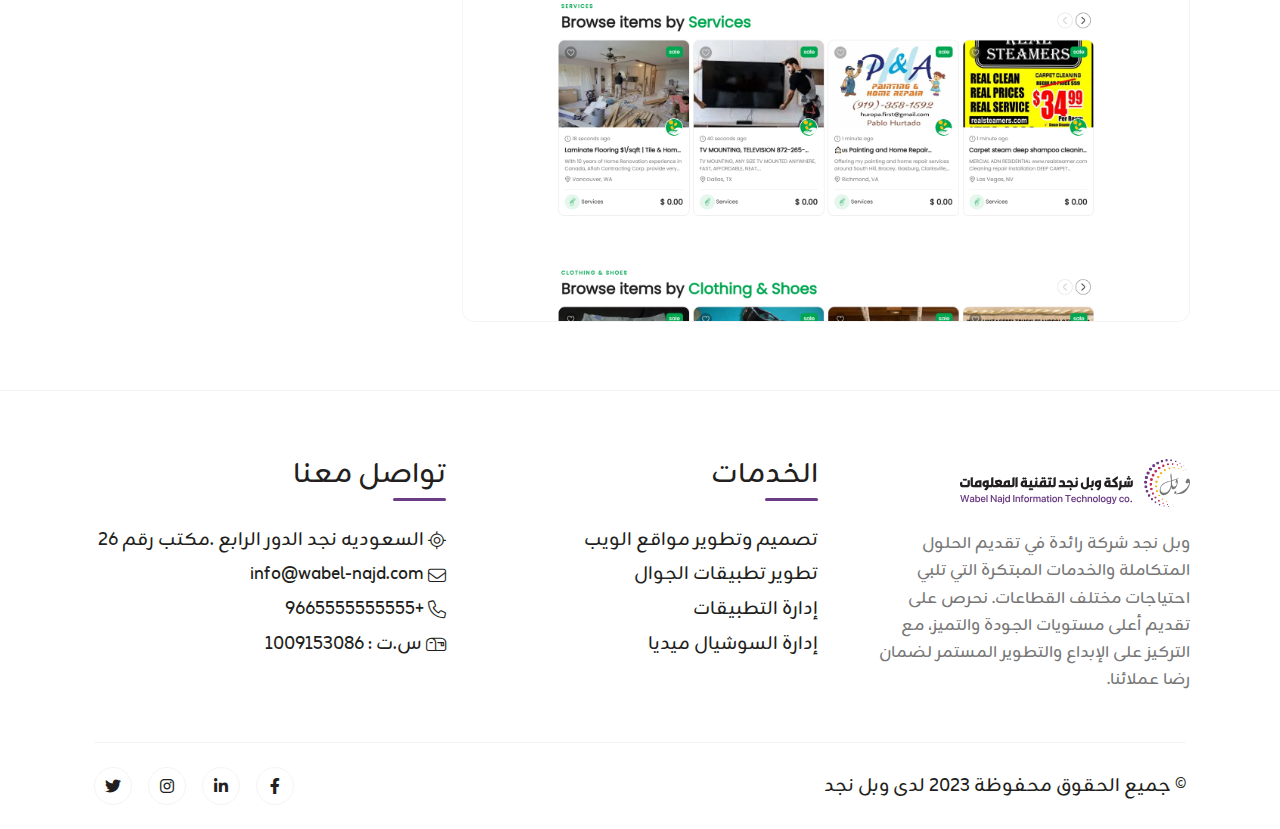
<file: project-details.html>
<!DOCTYPE html>
<html lang="en">

<head>
    <!-- Required meta tags -->
    <meta charset="utf-8" />
    <meta name="viewport" content="width=device-width, initial-scale=1, user-scalable=no, shrink-to-fit=no" />
    <meta name="theme-color" content="#000000" />

    <!-- SEO: Description, Keywords, Author, and Robots -->
    <meta name="description"
        content="شركة وبل نجد لتقنية المعلومات تقدم خدمات تقنية متكاملة تشمل إنشاء التطبيقات والمتاجر الإلكترونية وإدارة السوشيال ميديا والتطبيقات." />
    <meta name="keywords"
        content="تقنية المعلومات, إنشاء تطبيقات, متاجر إلكترونية, إدارة التطبيقات, إدارة السوشيال ميديا" />
    <meta name="author" content="شركة وبل نجد لتقنية المعلومات" />
    <meta name="robots" content="index, follow" />

    <!-- Open Graph Data for Social Media -->
    <meta property="og:title" content="شركة وبل نجد لتقنية المعلومات" />
    <meta property="og:description"
        content="شركة وبل نجد تقدم خدمات تقنية متكاملة تشمل إنشاء التطبيقات والمتاجر الإلكترونية وإدارة التطبيقات." />
    <meta property="og:image" content="assets/images/logo-v.svg" />
    <meta property="og:url" content="" />
    <meta property="og:type" content="website" />

    <!-- Twitter Card Data -->
    <meta name="twitter:card" content="summary_large_image" />
    <meta name="twitter:title" content="شركة وبل نجد لتقنية المعلومات" />
    <meta name="twitter:description"
        content="شركة وبل نجد تقدم خدمات تقنية متكاملة تشمل إنشاء التطبيقات والمتاجر الإلكترونية وإدارة التطبيقات." />
    <meta name="twitter:image" content="assets/images/logo-v.svg" />

    <!-- Favicon and Apple Touch Icon -->
    <link rel="apple-touch-icon" sizes="180x180" href="assets/images/fav.svg" />
    <link rel="icon" type="image/png" href="assets/images/fav.svg" />

    <!-- Stylesheets -->
    <link rel="stylesheet" href="assets/css/bootstrap.rtl.min.css" />
    <link rel="stylesheet" href="assets/css/main.css" />
    <link rel="stylesheet" href="assets/css/style.css?v=1" />

    <title>شركة وبل نجد لتقنية المعلومات</title>
</head>

<body>
    <!-- header -->
    <header>
        <!-- Top Bar -->
        <div class="top_bar">
            <div class="container">
                <div class="location_email">
                    <ul>
                        <li>
                            <i class="fa-light fa-location-dot"></i>
                            اﻟﺪور اﻟﺮاﺑﻊ . مكتب رقم 26
                        </li>
                        <li>
                            <i class="fa-light fa-envelope"></i>
                            <a href="mailto:info@wabel-najd.com">info@wabel-najd.com</a>
                        </li>
                        <li>
                            <i class="fa-light fa-flag"></i>
                            س.ت : 1009153086
                        </li>
                    </ul>
                </div>
                <div class="social_media">
                    <ul>
                        <li>
                            <a href="https://www.facebook.com/wabelnajd" target="_blank">
                                <i class="fa-brands fa-facebook-f"></i>
                            </a>
                        </li>
                        <li>
                            <a href="https://www.instagram.com/wabel_najd/" target="_blank">
                                <i class="fa-brands fa-instagram"></i>
                            </a>
                        </li>
                        <li>
                            <a href="https://www.linkedin.com/company/wabel-najd/" target="_blank">
                                <i class="fa-brands fa-linkedin-in"></i>
                            </a>
                        </li>
                        <li>
                            <a href="https://www.behance.net/wabelnajd" target="_blank">
                                <i class="fa-brands fa-behance"></i>
                            </a>
                        </li>
                        <li>
                            <a href="https://twitter.com/wabelnajd" target="_blank">
                                <i class="fa-brands fa-twitter"></i>
                            </a>
                        </li>
                    </ul>
                </div>
            </div>
        </div>

        <!-- Nav -->
        <nav class="container">
            <a href="index.html" class="logo">
                <img src="assets/images/logo-h.svg" alt="">
            </a>

            <ul class="nav-links">
                <li><a href="index.html">الرئيسية</a></li>
                <li><a href="about.html">من نحن</a></li>
                <li><a href="index.html#services">الخدمات</a></li>
                <li><a href="portfolio.html" class="active">اعمالنا</a></li>
                <li><a href="index.html#blogs">المدونة</a></li>
                <li><a href="contact.html">تواصل معنا</a></li>
            </ul>
            <div class="layer"></div>

            <div class="actions">

                <a href="assets/wabel.pdf" download="wabel.pdf" class="company_file">
                    ملف الشركة
                </a>

                <button>
                    EN
                </button>

                <button class="menu-button">
                    <i class="fa-light fa-bars"></i>
                </button>
            </div>
        </nav>
    </header>

    <main>
        <section class="project_details">
            <div class="container">
                <div class="row">
                    <div class="col-lg-8 col-12 p-2">
                        <div class="bordered_bx">
                            <h1>نظام ادارة الموظفين</h1>
                            <p>
                                يعد نظام إدارة الموظفين حلاً متكاملاً لإدارة شؤون الموظفين في المؤسسات والمنظمات. يتيح
                                النظام تتبع الحضور والانصراف، إدارة الرواتب، وتقييم أداء الموظفين. كما يقدم تقارير شاملة
                                حول الإنتاجية ويسهل التواصل بين الإدارات المختلفة. يعتمد النظام على تقنيات حديثة لضمان
                                فعالية وسهولة الاستخدام.
                            </p>
                            <div class="buttons">
                                <a href="" target="_blank" class="view_project">
                                    عرض المشروع <i class="fa-light fa-arrow-up-left"></i>
                                </a>
                                <a href="" target="_blank" class="view_project">
                                    مشاركة المشروع <i class="fa-light fa-share-nodes"></i>
                                </a>
                            </div>
                        </div>
                        <div class="images">
                            <img src="assets/images/project-s.png" alt="project-s">
                        </div>
                    </div>
                    <div class="col-lg-4 col-12 p-2">
                        <div class="bordered_bx">
                            <h4>مميزات النظام:</h4>
                            <ul>
                                <li>إدارة الحضور والانصراف بدقة.</li>
                                <li>إدارة الرواتب والمكافآت.</li>
                                <li>إعداد تقارير الأداء.</li>
                                <li>سهولة الوصول إلى البيانات من أي مكان.</li>
                            </ul>
                        </div>
                        <div class="bordered_bx">
                            <h4>التقنيات المستخدمة:</h4>
                            <ul>
                                <li>تكنولوجيا الويب الحديثة (HTML5, CSS3, JavaScript).</li>
                                <li>أنظمة إدارة قواعد البيانات (SQL, NoSQL).</li>
                                <li>الأطر البرمجية مثل React و Node.js.</li>
                            </ul>
                        </div>
                    </div>
                </div>
            </div>
        </section>
    </main>

    <!-- footer -->
    <footer>
        <div class="container">
            <div class="row">
                <div class="col-lg-4 col-12 p-2">
                    <div class="logo">
                        <a href="index.html">
                            <img src="assets/images/logo-h.svg" loading="lazy" alt="وبل نجد">
                        </a>
                        <p>
                            وبل نجد شركة رائدة في تقديم الحلول المتكاملة والخدمات المبتكرة التي تلبي احتياجات مختلف
                            القطاعات. نحرص على تقديم أعلى مستويات الجودة والتميز، مع التركيز على الإبداع والتطوير
                            المستمر لضمان رضا عملائنا.
                        </p>
                    </div>
                </div>
                <div class="col-lg-4 col-12 p-2">
                    <div class="col_info">
                        <h3>الخدمات</h3>

                        <ul>
                            <li>
                                <a href="service-details.html"> تصميم وتطوير مواقع الويب </a>
                            </li>
                            <li>
                                <a href="service-details.html"> تطوير تطبيقات الجوال </a>
                            </li>
                            <li>
                                <a href="service-details.html"> إدارة التطبيقات </a>
                            </li>
                            <li>
                                <a href="service-details.html"> إدارة السوشيال ميديا </a>
                            </li>
                        </ul>
                    </div>
                </div>
                <div class="col-lg-4 col-12 p-2">
                    <div class="col_info">
                        <h3>تواصل معنا</h3>

                        <ul>
                            <li>
                                <i class="fa-sharp fa-light fa-location-crosshairs"></i>
                                السعوديه نجد اﻟﺪور اﻟﺮاﺑﻊ .مكتب رقم 26
                            </li>
                            <li>
                                <i class="fa-light fa-envelope"></i>
                                <a href="mailto:info@wabel-najd.com">info@wabel-najd.com</a>
                            </li>
                            <li>
                                <i class="fa-sharp fa-light fa-phone"></i>
                                <a href="tel:966 5555 5555 5555">+9665555555555</a>
                            </li>
                            <li>
                                <i class="fa-light fa-mailbox"></i>
                                س.ت : 1009153086
                            </li>
                        </ul>
                    </div>
                </div>
                <div class="col-12">
                    <div class="copy_rights">
                        <p>&copy; جميع الحقوق محفوظة 2023 لدى وبل نجد</p>
                        <div class="social_media">
                            <a href="https://www.facebook.com/" target="_blank">
                                <i class="fa-brands fa-facebook-f"></i>
                            </a>
                            <a href="https://www.linkedin.com/" target="_blank">
                                <i class="fa-brands fa-linkedin-in"></i>
                            </a>
                            <a href="https://www.instagram.com/" target="_blank">
                                <i class="fa-brands fa-instagram"></i>
                            </a>
                            <a href="https://twitter.com/" target="_blank">
                                <i class="fa-brands fa-twitter"></i>
                            </a>
                        </div>
                    </div>
                </div>
            </div>
        </div>
    </footer>

    <script src="assets/js/main.js"></script>
    <script src="assets/js/app.js"></script>
</body>

</html>
</file>
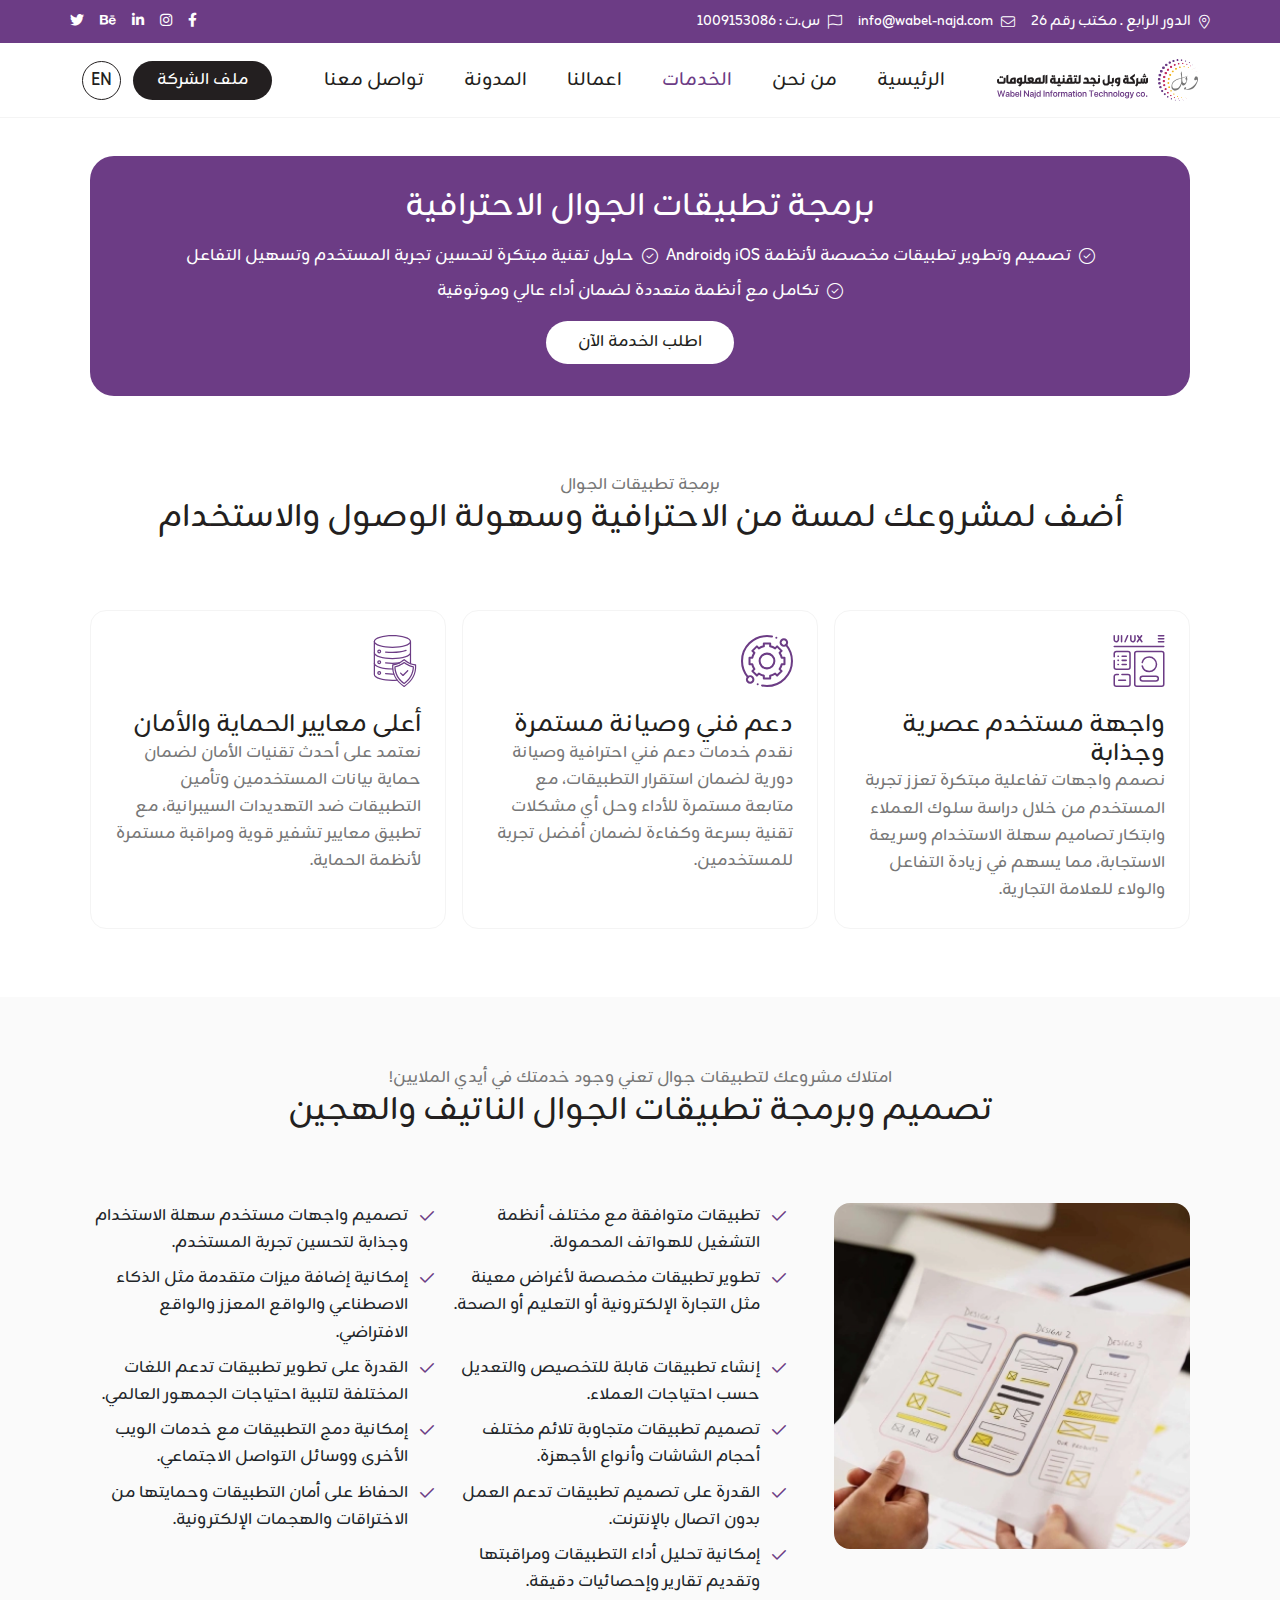
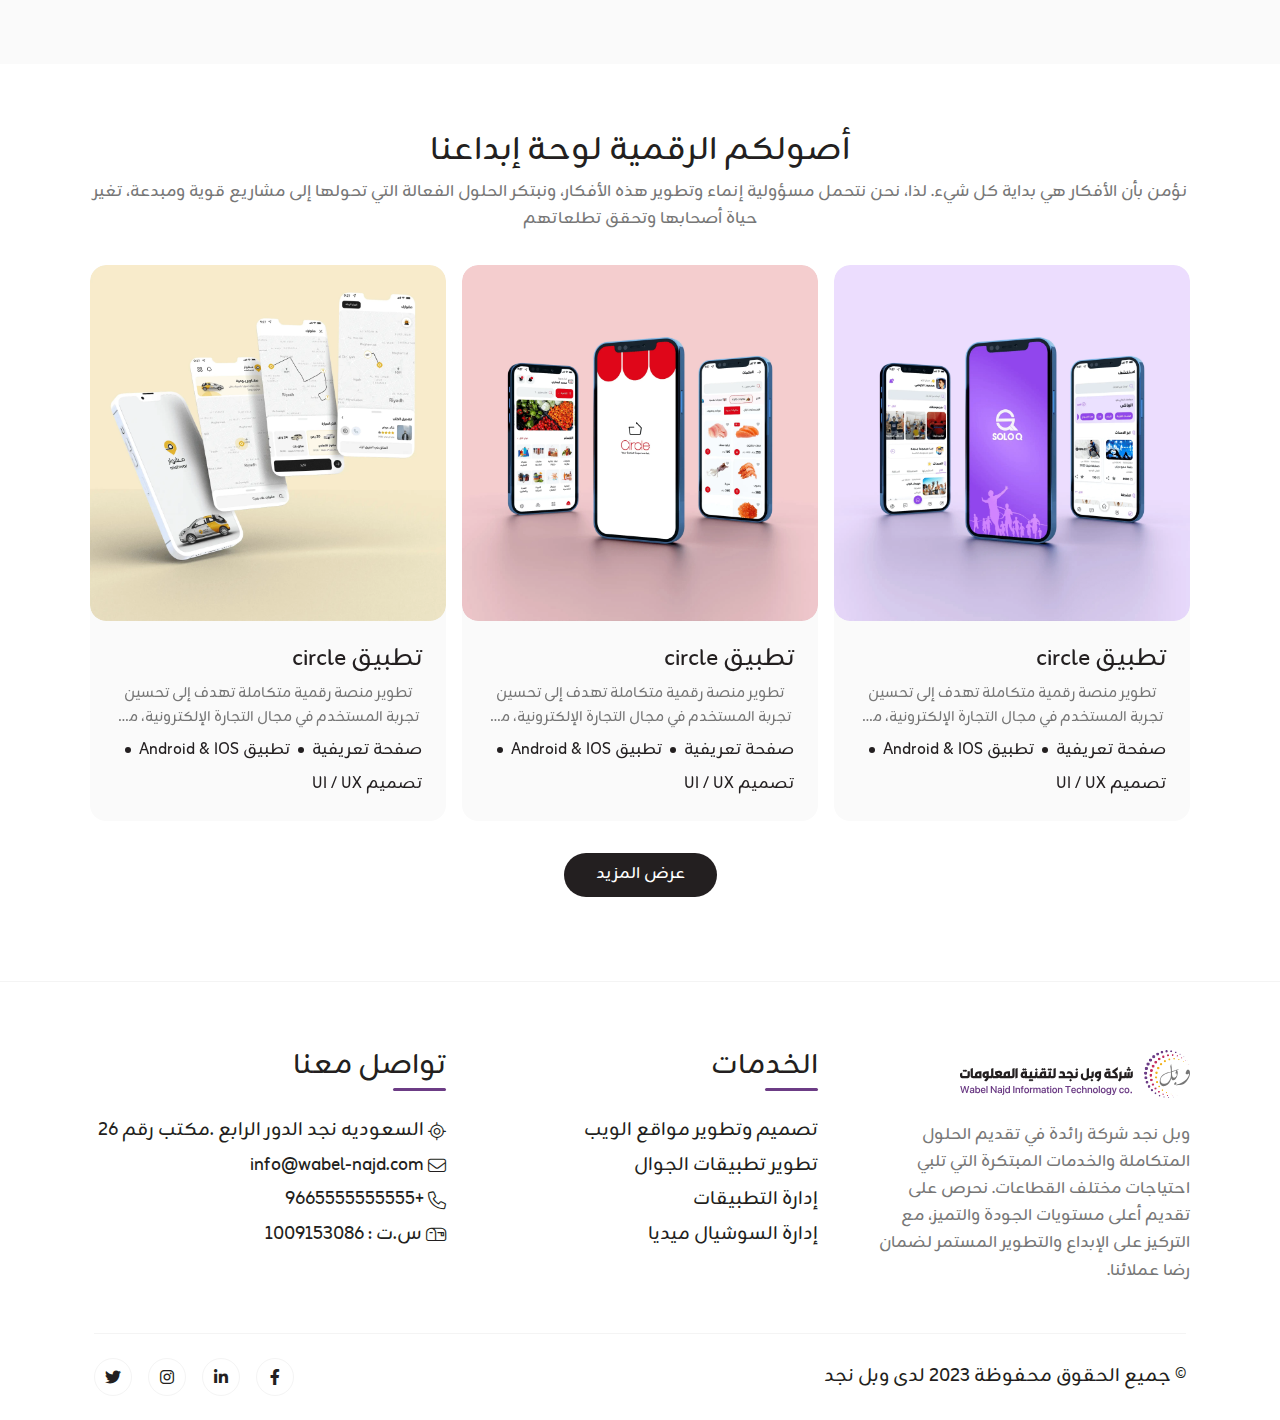
<file: service-details.html>
<!DOCTYPE html>
<html lang="en">

<head>
    <!-- Required meta tags -->
    <meta charset="utf-8" />
    <meta name="viewport" content="width=device-width, initial-scale=1, user-scalable=no, shrink-to-fit=no" />
    <meta name="theme-color" content="#000000" />

    <!-- SEO: Description, Keywords, Author, and Robots -->
    <meta name="description"
        content="شركة وبل نجد لتقنية المعلومات تقدم خدمات تقنية متكاملة تشمل إنشاء التطبيقات والمتاجر الإلكترونية وإدارة السوشيال ميديا والتطبيقات." />
    <meta name="keywords"
        content="تقنية المعلومات, إنشاء تطبيقات, متاجر إلكترونية, إدارة التطبيقات, إدارة السوشيال ميديا" />
    <meta name="author" content="شركة وبل نجد لتقنية المعلومات" />
    <meta name="robots" content="index, follow" />

    <!-- Open Graph Data for Social Media -->
    <meta property="og:title" content="شركة وبل نجد لتقنية المعلومات" />
    <meta property="og:description"
        content="شركة وبل نجد تقدم خدمات تقنية متكاملة تشمل إنشاء التطبيقات والمتاجر الإلكترونية وإدارة التطبيقات." />
    <meta property="og:image" content="assets/images/logo-v.svg" />
    <meta property="og:url" content="" />
    <meta property="og:type" content="website" />

    <!-- Twitter Card Data -->
    <meta name="twitter:card" content="summary_large_image" />
    <meta name="twitter:title" content="شركة وبل نجد لتقنية المعلومات" />
    <meta name="twitter:description"
        content="شركة وبل نجد تقدم خدمات تقنية متكاملة تشمل إنشاء التطبيقات والمتاجر الإلكترونية وإدارة التطبيقات." />
    <meta name="twitter:image" content="assets/images/logo-v.svg" />

    <!-- Favicon and Apple Touch Icon -->
    <link rel="apple-touch-icon" sizes="180x180" href="assets/images/fav.svg" />
    <link rel="icon" type="image/png" href="assets/images/fav.svg" />

    <!-- Stylesheets -->
    <link rel="stylesheet" href="assets/css/bootstrap.rtl.min.css" />
    <link rel="stylesheet" href="assets/css/main.css" />
    <link rel="stylesheet" href="assets/css/style.css?v=1" />

    <title>شركة وبل نجد لتقنية المعلومات</title>
</head>

<body>
    <!-- header -->
    <header>
        <!-- Top Bar -->
        <div class="top_bar">
            <div class="container">
                <div class="location_email">
                    <ul>
                        <li>
                            <i class="fa-light fa-location-dot"></i>
                            اﻟﺪور اﻟﺮاﺑﻊ . مكتب رقم 26
                        </li>
                        <li>
                            <i class="fa-light fa-envelope"></i>
                            <a href="mailto:info@wabel-najd.com">info@wabel-najd.com</a>
                        </li>
                        <li>
                            <i class="fa-light fa-flag"></i>
                            س.ت : 1009153086
                        </li>
                    </ul>
                </div>
                <div class="social_media">
                    <ul>
                        <li>
                            <a href="https://www.facebook.com/wabelnajd" target="_blank">
                                <i class="fa-brands fa-facebook-f"></i>
                            </a>
                        </li>
                        <li>
                            <a href="https://www.instagram.com/wabel_najd/" target="_blank">
                                <i class="fa-brands fa-instagram"></i>
                            </a>
                        </li>
                        <li>
                            <a href="https://www.linkedin.com/company/wabel-najd/" target="_blank">
                                <i class="fa-brands fa-linkedin-in"></i>
                            </a>
                        </li>
                        <li>
                            <a href="https://www.behance.net/wabelnajd" target="_blank">
                                <i class="fa-brands fa-behance"></i>
                            </a>
                        </li>
                        <li>
                            <a href="https://twitter.com/wabelnajd" target="_blank">
                                <i class="fa-brands fa-twitter"></i>
                            </a>
                        </li>
                    </ul>
                </div>
            </div>
        </div>

        <!-- Nav -->
        <nav class="container">
            <a href="index.html" class="logo">
                <img src="assets/images/logo-h.svg" alt="">
            </a>

            <ul class="nav-links">
                <li><a href="index.html">الرئيسية</a></li>
                <li><a href="about.html">من نحن</a></li>
                <li><a href="index.html#services" class="active">الخدمات</a></li>
                <li><a href="portfolio.html">اعمالنا</a></li>
                <li><a href="index.html#blogs">المدونة</a></li>
                <li><a href="contact.html">تواصل معنا</a></li>
            </ul>
            <div class="layer"></div>

            <div class="actions">

                <a href="assets/wabel.pdf" download="wabel.pdf" class="company_file">
                    ملف الشركة
                </a>

                <button>
                    EN
                </button>

                <button class="menu-button">
                    <i class="fa-light fa-bars"></i>
                </button>
            </div>
        </nav>
    </header>

    <main>
        <section class="service_hero_section">
            <div class="container">
                <div class="row">
                    <div class="col-12 p-2">
                        <div class="service_details_header">
                            <div class="text">
                                <h1>برمجة تطبيقات الجوال الاحترافية</h1>
                                <ul>
                                    <li>
                                        <i class="fa-light fa-circle-check"></i>
                                        تصميم وتطوير تطبيقات مخصصة لأنظمة iOS وAndroid
                                    </li>
                                    <li>
                                        <i class="fa-light fa-circle-check"></i>
                                        حلول تقنية مبتكرة لتحسين تجربة المستخدم وتسهيل التفاعل
                                    </li>
                                    <li>
                                        <i class="fa-light fa-circle-check"></i>
                                        تكامل مع أنظمة متعددة لضمان أداء عالي وموثوقية
                                    </li>
                                </ul>
                                <a href="contact.html">اطلب الخدمة الآن</a>
                            </div>
                        </div>
                    </div>
                </div>
            </div>
        </section>


        <!-- what we offer -->
        <section class="what_we_offer">
            <div class="container">
                <div class="row">

                    <div class="col-12 p-2 mb-5 text-center">
                        <p class="m-0">برمجة تطبيقات الجوال</p>
                        <h2>أضف لمشروعك لمسة من الاحترافية وسهولة الوصول والاستخدام</h2>
                    </div>

                    <div class="col-lg-4 col-12 p-2">
                        <div class="box">
                            <div class="img">
                                <img src="assets/images/b1.svg" alt="واجهة المستخدم العصرية">
                            </div>
                            <div class="content">
                                <h3>واجهة مستخدم عصرية وجذابة</h3>
                                <p>
                                    نصمم واجهات تفاعلية مبتكرة تعزز تجربة المستخدم من خلال دراسة سلوك العملاء وابتكار
                                    تصاميم
                                    سهلة الاستخدام وسريعة الاستجابة، مما يسهم في زيادة التفاعل والولاء للعلامة التجارية.
                                </p>
                            </div>
                        </div>
                    </div>

                    <div class="col-lg-4 col-12 p-2">
                        <div class="box">
                            <div class="img">
                                <img src="assets/images/b2.svg" alt="الدعم الفني والصيانة">
                            </div>
                            <div class="content">
                                <h3>دعم فني وصيانة مستمرة</h3>
                                <p>
                                    نقدم خدمات دعم فني احترافية وصيانة دورية لضمان استقرار التطبيقات، مع متابعة مستمرة
                                    للأداء
                                    وحل أي مشكلات تقنية بسرعة وكفاءة لضمان أفضل تجربة للمستخدمين.
                                </p>
                            </div>
                        </div>
                    </div>

                    <div class="col-lg-4 col-12 p-2">
                        <div class="box">
                            <div class="img">
                                <img src="assets/images/b3.svg" alt="الحماية والأمان">
                            </div>
                            <div class="content">
                                <h3>أعلى معايير الحماية والأمان</h3>
                                <p>
                                    نعتمد على أحدث تقنيات الأمان لضمان حماية بيانات المستخدمين وتأمين التطبيقات ضد
                                    التهديدات
                                    السيبرانية، مع تطبيق معايير تشفير قوية ومراقبة مستمرة لأنظمة الحماية.
                                </p>
                            </div>
                        </div>
                    </div>
                </div>
            </div>
        </section>

        <!-- service benifits -->
        <section class="service_benifits">
            <div class="container">
                <div class="row">
                    <div class="col-12 p-2 mb-5">
                        <p class="m-0">امتلاك مشروعك لتطبيقات جوال تعني وجود خدمتك في أيدي الملايين!</p>
                        <h2>تصميم وبرمجة تطبيقات الجوال الناتيف والهجين</h2>
                    </div>
                    <div class="col-lg-4 col-12 p-2">
                        <div class="img">
                            <img src="assets/images/app-dev.webp" alt="">
                        </div>
                    </div>

                    <div class="col-lg-8 col-12 p-2">
                        <ul>
                            <li> تطبيقات متوافقة مع مختلف أنظمة التشغيل للهواتف المحمولة. </li>
                            <li> تصميم واجهات مستخدم سهلة الاستخدام وجذابة لتحسين تجربة المستخدم. </li>
                            <li> تطوير تطبيقات مخصصة لأغراض معينة مثل التجارة الإلكترونية أو التعليم أو الصحة. </li>
                            <li> إمكانية إضافة ميزات متقدمة مثل الذكاء الاصطناعي والواقع المعزز والواقع الافتراضي. </li>
                            <li> إنشاء تطبيقات قابلة للتخصيص والتعديل حسب احتياجات العملاء. </li>
                            <li> القدرة على تطوير تطبيقات تدعم اللغات المختلفة لتلبية احتياجات الجمهور العالمي. </li>
                            <li> تصميم تطبيقات متجاوبة تلائم مختلف أحجام الشاشات وأنواع الأجهزة. </li>
                            <li> إمكانية دمج التطبيقات مع خدمات الويب الأخرى ووسائل التواصل الاجتماعي. </li>
                            <li> القدرة على تصميم تطبيقات تدعم العمل بدون اتصال بالإنترنت. </li>
                            <li> الحفاظ على أمان التطبيقات وحمايتها من الاختراقات والهجمات الإلكترونية. </li>
                            <li> إمكانية تحليل أداء التطبيقات ومراقبتها وتقديم تقارير وإحصائيات دقيقة. </li>
                        </ul>
                    </div>
                </div>
            </div>
        </section>

        <!-- our projects -->
        <section class="best_projects">
            <div class="container">
                <div class="row">
                    <div class="col-12 p-2">
                        <h2>أصولكم الرقمية لوحة إبداعنا</h2>
                        <p>
                            نؤمن بأن الأفكار هي بداية كل شيء. لذا، نحن نتحمل مسؤولية إنماء وتطوير هذه الأفكار، ونبتكر
                            الحلول الفعالة التي تحولها إلى مشاريع قوية ومبدعة، تغير حياة أصحابها وتحقق تطلعاتهم
                        </p>
                    </div>
                    <div class="col-12 p-2">
                        <div class="swiper projects_swiper">
                            <div class="swiper-wrapper">
                                <div class="swiper-slide">
                                    <a href="project-details.html" class="project_card">
                                        <div class="img">
                                            <div class="link">
                                                <span>
                                                    <i class="fa-light fa-arrow-right"></i>
                                                </span>
                                            </div>
                                            <img src="assets/images/p1.webp" alt="circle">
                                        </div>
                                        <div class="content">
                                            <h6>تطبيق circle</h6>
                                            <p>
                                                تطوير منصة رقمية متكاملة تهدف إلى تحسين تجربة المستخدم في مجال التجارة
                                                الإلكترونية،
                                                مع توفير حلول ذكية لإدارة المنتجات والطلبات بسهولة.
                                            </p>
                                            <div class="tags">
                                                <span>صفحة تعريفية</span>
                                                <span>تطبيق Android & IOS</span>
                                                <span>تصميم UI / UX</span>
                                            </div>
                                        </div>
                                </div>
                                <div class="swiper-slide">
                                    <a href="project-details.html" class="project_card">
                                        <div class="img">
                                            <div class="link">
                                                <span>
                                                    <i class="fa-light fa-arrow-right"></i>
                                                </span>
                                            </div>
                                            <img src="assets/images/p2.webp" alt="circle">
                                        </div>
                                        <div class="content">
                                            <h6>تطبيق circle</h6>
                                            <p>
                                                تطوير منصة رقمية متكاملة تهدف إلى تحسين تجربة المستخدم في مجال التجارة
                                                الإلكترونية،
                                                مع توفير حلول ذكية لإدارة المنتجات والطلبات بسهولة.
                                            </p>
                                            <div class="tags">
                                                <span>صفحة تعريفية</span>
                                                <span>تطبيق Android & IOS</span>
                                                <span>تصميم UI / UX</span>
                                            </div>
                                        </div>
                                </div>
                                <div class="swiper-slide">
                                    <a href="project-details.html" class="project_card">
                                        <div class="img">
                                            <div class="link">
                                                <span>
                                                    <i class="fa-light fa-arrow-right"></i>
                                                </span>
                                            </div>
                                            <img src="assets/images/p3.webp" alt="circle">
                                        </div>
                                        <div class="content">
                                            <h6>تطبيق circle</h6>
                                            <p>
                                                تطوير منصة رقمية متكاملة تهدف إلى تحسين تجربة المستخدم في مجال التجارة
                                                الإلكترونية،
                                                مع توفير حلول ذكية لإدارة المنتجات والطلبات بسهولة.
                                            </p>
                                            <div class="tags">
                                                <span>صفحة تعريفية</span>
                                                <span>تطبيق Android & IOS</span>
                                                <span>تصميم UI / UX</span>
                                            </div>
                                        </div>
                                </div>
                                <div class="swiper-slide">
                                    <a href="project-details.html" class="project_card">
                                        <div class="img">
                                            <div class="link">
                                                <span>
                                                    <i class="fa-light fa-arrow-right"></i>
                                                </span>
                                            </div>
                                            <img src="assets/images/p4.webp" alt="circle">
                                        </div>
                                        <div class="content">
                                            <h6>تطبيق circle</h6>
                                            <p>
                                                تطوير منصة رقمية متكاملة تهدف إلى تحسين تجربة المستخدم في مجال التجارة
                                                الإلكترونية،
                                                مع توفير حلول ذكية لإدارة المنتجات والطلبات بسهولة.
                                            </p>
                                            <div class="tags">
                                                <span>صفحة تعريفية</span>
                                                <span>تطبيق Android & IOS</span>
                                                <span>تصميم UI / UX</span>
                                            </div>
                                        </div>
                                </div>
                            </div>
                        </div>
                    </div>
                    <div class="col-12 p-2">
                        <a href="portfolio.html" class="view_more">
                            عرض المزيد
                        </a>
                    </div>
                </div>
            </div>
        </section>
    </main>

    <!-- footer -->
    <footer>
        <div class="container">
            <div class="row">
                <div class="col-lg-4 col-12 p-2">
                    <div class="logo">
                        <a href="index.html">
                            <img src="assets/images/logo-h.svg" loading="lazy" alt="وبل نجد">
                        </a>
                        <p>
                            وبل نجد شركة رائدة في تقديم الحلول المتكاملة والخدمات المبتكرة التي تلبي احتياجات مختلف
                            القطاعات. نحرص على تقديم أعلى مستويات الجودة والتميز، مع التركيز على الإبداع والتطوير
                            المستمر لضمان رضا عملائنا.
                        </p>
                    </div>
                </div>
                <div class="col-lg-4 col-12 p-2">
                    <div class="col_info">
                        <h3>الخدمات</h3>

                        <ul>
                            <li>
                                <a href="service-details.html"> تصميم وتطوير مواقع الويب </a>
                            </li>
                            <li>
                                <a href="service-details.html"> تطوير تطبيقات الجوال </a>
                            </li>
                            <li>
                                <a href="service-details.html"> إدارة التطبيقات </a>
                            </li>
                            <li>
                                <a href="service-details.html"> إدارة السوشيال ميديا </a>
                            </li>
                        </ul>
                    </div>
                </div>
                <div class="col-lg-4 col-12 p-2">
                    <div class="col_info">
                        <h3>تواصل معنا</h3>

                        <ul>
                            <li>
                                <i class="fa-sharp fa-light fa-location-crosshairs"></i>
                                السعوديه نجد اﻟﺪور اﻟﺮاﺑﻊ .مكتب رقم 26
                            </li>
                            <li>
                                <i class="fa-light fa-envelope"></i>
                                <a href="mailto:info@wabel-najd.com">info@wabel-najd.com</a>
                            </li>
                            <li>
                                <i class="fa-sharp fa-light fa-phone"></i>
                                <a href="tel:966 5555 5555 5555">+9665555555555</a>
                            </li>
                            <li>
                                <i class="fa-light fa-mailbox"></i>
                                س.ت : 1009153086
                            </li>
                        </ul>
                    </div>
                </div>
                <div class="col-12">
                    <div class="copy_rights">
                        <p>&copy; جميع الحقوق محفوظة 2023 لدى وبل نجد</p>
                        <div class="social_media">
                            <a href="https://www.facebook.com/" target="_blank">
                                <i class="fa-brands fa-facebook-f"></i>
                            </a>
                            <a href="https://www.linkedin.com/" target="_blank">
                                <i class="fa-brands fa-linkedin-in"></i>
                            </a>
                            <a href="https://www.instagram.com/" target="_blank">
                                <i class="fa-brands fa-instagram"></i>
                            </a>
                            <a href="https://twitter.com/" target="_blank">
                                <i class="fa-brands fa-twitter"></i>
                            </a>
                        </div>
                    </div>
                </div>
            </div>
        </div>
    </footer>

    <script src="assets/js/main.js"></script>
    <script src="assets/js/app.js"></script>
</body>

</html>
</file>
<file: assets/css/style.css>
@import url("https://fonts.googleapis.com/css2?family=Zain:ital,wght@0,200;0,300;0,400;0,700;0,800;0,900;1,300;1,400&display=swap");
@keyframes fadeInUpSlider {
  0% {
    opacity: 0;
    transform: translate3d(0, 100%, 0);
  }
  to {
    opacity: 1;
    transform: translateZ(0);
  }
}
@keyframes fadeInDown {
  0% {
    opacity: 0;
    transform: translate3d(0, -100%, 0);
  }
  100% {
    opacity: 1;
    transform: translateZ(0);
  }
}
:target {
  scroll-margin-top: 80px;
}

.fancybox__container {
  z-index: 1999;
}

.fancybox__track,
.fancybox__content,
.carousel__track {
  direction: ltr !important;
}

::-webkit-scrollbar {
  width: 2px;
}

::-webkit-scrollbar-track {
  background-color: #fff;
}

::-webkit-scrollbar-thumb {
  background: #6c3c85;
  height: 300px;
}

* {
  margin: 0;
  padding: 0;
  line-height: 1.7;
  box-sizing: border-box;
  scroll-behavior: smooth;
  overscroll-behavior: none;
  -webkit-tap-highlight-color: transparent;
}

body {
  overflow-x: hidden;
  position: relative;
  direction: rtl;
  font-family: "Zain", serif;
}

ul {
  list-style: none;
  margin: 0;
  padding: 0;
}

a {
  text-decoration: none;
}

button,
input,
select,
textarea {
  border: none;
  outline: none;
  background: none;
}

.row {
  margin: 0;
  padding: 0;
}

header {
  width: 100%;
  z-index: 1000;
  background: #fff;
  border-bottom: 1px solid #f4f4f4;
}
header .top_bar {
  width: 100%;
  padding: 8px 0;
  background: #6c3c85;
}
@media screen and (max-width: 768px) {
  header .top_bar {
    display: none;
  }
}
header .top_bar .container {
  display: flex;
  align-items: center;
  justify-content: space-between;
  padding: 0;
}
header .top_bar .location_email ul {
  display: flex;
  gap: 16px;
  align-items: center;
}
header .top_bar .location_email ul li {
  display: flex;
  align-items: center;
  font-size: 14px;
  line-height: normal;
  gap: 8px;
  color: #fff;
}
header .top_bar .location_email ul li a {
  color: #fff;
}
header .top_bar .social_media ul {
  display: flex;
  gap: 16px;
  align-items: center;
}
header .top_bar .social_media ul li a {
  color: #fff;
  font-size: 14px;
}
header nav {
  display: flex;
  justify-content: space-between;
  align-items: center;
  padding: 1rem 0.75rem !important;
}
header nav .logo {
  display: flex;
  align-items: center;
  justify-content: center;
}
header nav .logo img {
  height: 42px;
  -o-object-fit: contain;
     object-fit: contain;
}
header nav .nav-links {
  display: flex;
  justify-content: space-between;
  align-items: center;
  gap: 2.5rem;
  transition: all 0.4s ease-in-out;
  z-index: 9;
}
header nav .nav-links img {
  height: 42px;
  -o-object-fit: contain;
     object-fit: contain;
}
header nav .nav-links li.hide_lg {
  display: none;
}
@media screen and (max-width: 992px) {
  header nav .nav-links {
    padding: 2rem 1.5rem;
    position: fixed;
    background: #fff;
    height: 100vh;
    top: 0;
    right: -50%;
    width: 50%;
    flex-direction: column;
    justify-content: flex-start;
    gap: 2rem;
    align-items: flex-start;
  }
  header nav .nav-links li.hide_lg {
    display: block;
  }
  header nav .nav-links.active {
    right: 0;
  }
}
header nav .nav-links a {
  color: #231f20;
  font-size: 18px;
  transition: 0.3s ease-in-out;
}
header nav .nav-links a:hover, header nav .nav-links a.active {
  color: #6c3c85;
}
header nav .layer {
  display: none;
  position: fixed;
  top: 0;
  left: 0;
  width: 100%;
  height: 100%;
  background: rgba(0, 0, 0, 0.5);
  z-index: 1;
  height: 100vh;
}
header nav .layer.active {
  display: block;
}
header nav .actions {
  display: flex;
  align-items: center;
  gap: 12px;
}
header nav .actions .company_file {
  padding: 6px 24px;
  color: #fff;
  background: #231f20;
  border-radius: 40px;
  transition: 0.3s ease-in-out;
}
header nav .actions .company_file:hover {
  background: #6c3c85;
}
@media screen and (max-width: 576px) {
  header nav .actions .company_file {
    display: none;
  }
}
header nav .actions button {
  color: #231f20;
  font-weight: 500;
  font-size: 1.1rem;
  line-height: normal;
  height: 39.2px;
  width: 39.2px;
  border-radius: 50%;
  border: 1px solid #231f20;
  transition: 0.3s ease-in-out;
}
header nav .actions button:hover {
  color: #6c3c85;
  border: 1px solid #6c3c85;
}
header nav .actions .menu-button {
  display: none;
}
@media screen and (max-width: 768px) {
  header nav .actions .menu-button {
    display: flex;
    align-items: center;
    justify-content: center;
  }
}
header.sticky {
  position: fixed;
  top: 0;
  left: 0;
  box-shadow: rgba(99, 99, 99, 0.2) 0px 2px 8px 0px;
  animation: 0.5s ease-in-out 0s normal none 1 running fadeInDown;
}
header.sticky .top_bar {
  padding: 0;
  height: 0;
  overflow: hidden;
}

@keyframes animation-1 {
  0% {
    transform: translateY(0);
  }
  100% {
    transform: translateY(30px);
  }
}
main {
  min-height: calc(100vh - 400px);
}
main.main_fixed {
  margin-top: 118px;
}
main .hero_section {
  padding: 100px 0;
  background: url("../images/header.png");
  background-size: cover;
  background-position: center;
  position: relative;
}
@media screen and (max-width: 576px) {
  main .hero_section {
    height: auto;
  }
}
main .hero_section .element1 {
  position: absolute;
  top: 20vh;
  left: 0;
  width: -moz-fit-content;
  width: fit-content;
  animation-name: animation-1;
  animation-duration: 3s;
  animation-iteration-count: infinite;
  animation-direction: alternate;
}
main .hero_section .header-images-area {
  position: relative;
  width: 100%;
}
main .hero_section .header-images-area .main-images-area {
  position: relative;
  width: 100%;
}
main .hero_section .header-images-area .main-images-area .img1 {
  position: relative;
  z-index: 1;
  display: flex;
  align-items: center;
  justify-content: center;
}
main .hero_section .header-images-area .main-images-area .img1 img {
  width: 60%;
  -o-object-fit: contain;
     object-fit: contain;
}
main .hero_section .header-images-area .main-images-area .img2 {
  position: absolute;
  top: 0;
  display: flex;
  align-items: center;
  justify-content: center;
}
main .hero_section .header-images-area .main-images-area .img2 img {
  width: 80%;
  border-radius: 50%;
}
main .hero_section .header-images-area .main-images-area .icons-area {
  width: 100%;
  height: 100%;
  position: absolute;
  top: 0;
}
main .hero_section .header-images-area .main-images-area .icons-area .sound-icons1 {
  position: absolute;
  top: 40px;
  left: 0;
  animation-name: animation-1;
  animation-duration: 3s;
  animation-iteration-count: infinite;
  animation-direction: alternate;
}
main .hero_section .header-images-area .main-images-area .icons-area .lite-icons1 {
  position: absolute;
  top: 40%;
  right: -20px;
  animation-name: animation-1;
  animation-duration: 3s;
  animation-iteration-count: infinite;
  animation-direction: alternate;
}
main .hero_section .header-images-area .main-images-area .auhtor-icons .elements2 {
  position: absolute;
  top: 0;
  right: 110px;
}
main .hero_section .header-images-area .main-images-area .auhtor-icons .elements3 {
  position: absolute;
  bottom: 140px;
  left: -44px;
}
@media screen and (max-width: 992px) {
  main .hero_section .header-images-area {
    display: none;
  }
}
main .hero_section .content {
  display: flex;
  height: 100%;
  flex-direction: column;
  justify-content: center;
  gap: 16px;
}
main .hero_section .content h6 {
  padding: 4px 16px;
  color: #fff;
  width: -moz-fit-content;
  width: fit-content;
  border-radius: 40px;
  background: #6c3c85;
}
main .hero_section .content h1 {
  width: min(550px, 100%);
  color: #231f20;
  font-size: 36px;
  font-weight: 600;
}
main .hero_section .content p {
  padding-inline-end: 24px;
}
@media screen and (max-width: 576px) {
  main .hero_section .content p {
    padding: 0;
  }
}
main .hero_section .content .buttons {
  display: flex;
  align-items: center;
  gap: 12px;
}
main .hero_section .content .buttons a {
  padding: 8px 32px;
  background: #6c3c85;
  color: #fff;
  border: 1px solid transparent;
  border-radius: 40px;
}
main .hero_section .content .buttons a:last-child {
  color: #6c3c85;
  background: none;
  border-color: #6c3c85;
}
main .about_us_section {
  padding: 40px 0 60px;
}
main .about_us_section .about_imgs {
  display: flex;
  align-items: center;
  justify-content: center;
  gap: 16px;
  width: 100%;
  height: 100%;
  position: relative;
}
main .about_us_section .about_imgs .img {
  width: 38%;
  border-radius: 800px;
  aspect-ratio: 1/1.65;
  margin-top: -32px;
  overflow: hidden;
  position: relative;
}
main .about_us_section .about_imgs .img img {
  width: 100%;
  height: 100%;
  -o-object-fit: cover;
     object-fit: cover;
}
main .about_us_section .about_imgs .img::after {
  content: "";
  position: absolute;
  width: 215%;
  height: 0%;
  left: 50%;
  top: 50%;
  background-color: rgba(255, 255, 255, 0.3);
  transform: translate(-50%, -50%) rotate(-45deg);
  z-index: 1;
}
main .about_us_section .about_imgs .img.toDown {
  margin-top: 64px;
}
main .about_us_section .about_imgs .img:hover::after {
  height: 250%;
  transition: all 600ms linear;
  background-color: transparent;
}
main .about_us_section .about_imgs .wabel {
  width: 120px;
  height: 120px;
  border-radius: 50%;
  background: #fff;
  display: flex;
  align-items: center;
  justify-content: center;
  position: absolute;
  top: 50%;
  left: 50%;
  transform: translate(-50%, -50%);
  box-shadow: rgba(99, 99, 99, 0.2) 0px 2px 8px 0px;
}
main .about_us_section .about_imgs .wabel img {
  width: 80px;
  -o-object-fit: contain;
     object-fit: contain;
}
main .about_us_section .content {
  display: flex;
  flex-direction: column;
  gap: 8px;
}
main .about_us_section .content h6 {
  color: #6c3c85;
  font-size: 18px;
}
main .about_us_section .content h2 {
  color: #231f20;
  font-size: 42px;
}
main .about_us_section .content p {
  color: #777;
}
main .about_us_section .content .about_footer {
  display: flex;
  justify-content: space-between;
  flex-direction: column;
  gap: 16px;
}
main .about_us_section .content .about_footer .r_list {
  display: flex;
  flex-direction: column;
  gap: 24px;
}
main .about_us_section .content .about_footer .r_list ul {
  display: flex;
  flex-direction: column;
  gap: 8px;
}
main .about_us_section .content .about_footer .r_list ul li {
  color: #231f20;
  display: flex;
  align-items: center;
  gap: 8px;
  font-size: 18px;
}
main .about_us_section .content .about_footer .r_list ul li i {
  color: #6c3c85;
}
main .about_us_section .content .about_footer .r_list a {
  width: -moz-fit-content;
  width: fit-content;
  padding: 8px 32px;
  background: #231f20;
  color: #fff;
  display: flex;
  align-items: center;
  gap: 8px;
  border-radius: 40px;
  transition: 0.3s ease-in-out;
}
main .about_us_section .content .about_footer .r_list a:hover {
  background: #6c3c85;
}
main .about_us_section .content .about_footer .statistics {
  background: #fafafa;
  border: 1px solid #f4f4f4;
  padding: 12px 32px;
  border-radius: 16px;
}
main .about_us_section .content .about_footer .statistics ul li {
  padding: 12px 0;
  border-bottom: 1px solid #f4f4f4;
}
main .about_us_section .content .about_footer .statistics ul li:last-child {
  border: 0;
}
main .about_us_section .content .about_footer .statistics ul li h3 {
  text-align: center;
  color: #6c3c85;
  font-weight: 600;
  margin-bottom: 4px;
}
main .about_us_section .content .about_footer .statistics ul li p {
  margin: 0;
  text-align: center;
}
main .our_services {
  padding: 60px 0;
  background: #fafafa;
}
main .our_services h2 {
  text-align: center;
  color: #231f20;
}
main .our_services p {
  text-align: center;
  color: #777;
}
main .our_services .service_card {
  padding: 48px 32px;
  height: 340px;
  border-radius: 16px;
  overflow: hidden;
  position: relative;
  display: flex;
  flex-direction: column;
  gap: 8px;
  background-size: cover;
}
main .our_services .service_card h3 {
  color: #fff;
  font-size: 24px;
}
main .our_services .service_card p {
  color: #fff;
  text-align: start;
  font-size: 14px;
}
main .our_services .service_card a {
  color: #fff;
}
main .our_services .service_card img {
  height: 48px;
  margin-bottom: 12px;
}
main .best_projects {
  padding: 60px 0;
}
main .best_projects h2 {
  text-align: center;
  color: #231f20;
}
main .best_projects p {
  text-align: center;
  color: #777;
}
main .best_projects .view_more {
  margin: 16px auto;
  padding: 8px 32px;
  display: block;
  width: -moz-fit-content;
  width: fit-content;
  background: #231f20;
  color: #fff;
  border-radius: 40px;
  transition: 0.3s ease-in-out;
}
main .best_projects .view_more:hover {
  background: #6c3c85;
}
main .faqs_section {
  padding: 60px 0;
  background: #fafafa;
}
main .faqs_section h2 {
  text-align: center;
  color: #231f20;
}
main .faqs_section p {
  text-align: center;
  color: #777;
}
main .faqs_section .faq_side_content {
  display: flex;
  flex-direction: column;
}
main .faqs_section .faq_side_content img {
  height: 340px;
}
main .faqs_section .faq_side_content p {
  margin: 0;
}
main .faqs_section .faq_side_content a {
  margin: 16px auto;
  padding: 8px 32px;
  display: block;
  width: -moz-fit-content;
  width: fit-content;
  background: #231f20;
  color: #fff;
  border-radius: 40px;
  transition: 0.3s ease-in-out;
}
main .faqs_section .faq_side_content a:hover {
  background: #6c3c85;
}
main .faqs_section .accordion {
  display: flex;
  flex-direction: column;
  gap: 16px;
}
main .faqs_section .accordion .accordion-item {
  border-radius: 16px;
  overflow: hidden;
  border: 0;
  -webkit-backdrop-filter: blur(6px);
          backdrop-filter: blur(6px);
  transition: 0.3s ease-in-out;
  background: #fff;
  box-shadow: rgba(99, 99, 99, 0.074) 0px 2px 8px 0px;
}
main .faqs_section .accordion .accordion-item.active {
  background: #6c3c85;
}
main .faqs_section .accordion .accordion-item.active button {
  color: #fff !important;
}
main .faqs_section .accordion .accordion-item.active::after {
  color: #fff !important;
}
main .faqs_section .accordion .accordion-item .accordion-button {
  box-shadow: none !important;
  background: transparent !important;
  color: #231f20 !important;
  text-align: start;
}
main .faqs_section .accordion .accordion-item .accordion-button::after {
  content: "\f00d";
  font-family: "Font Awesome 6 Pro";
  background: none;
  display: flex;
  align-items: center;
  justify-content: center;
  font-size: 16px;
  font-weight: 400;
  transform: rotate(135deg);
  transform-origin: center;
}
main .faqs_section .accordion .accordion-item .accordion-button:not(.collapsed)::after {
  transform: rotate(0deg);
}
main .faqs_section .accordion .accordion-item .accordion-body {
  background: transparent !important;
}
main .faqs_section .accordion .accordion-item .accordion-body p {
  color: #fff !important;
  display: -webkit-box;
  -webkit-line-clamp: 2;
  margin: 0;
  -webkit-box-orient: vertical;
  overflow-y: hidden;
}
main .blogs_section {
  padding: 60px 0;
}
main .blogs_section h2 {
  text-align: center;
  color: #231f20;
}
main .blogs_section p {
  text-align: center;
  color: #777;
}
main .clients_section {
  padding: 60px 0;
  background: #fafafa;
}
main .clients_section h2 {
  text-align: center;
  color: #231f20;
}
main .clients_section h2 span {
  color: #6c3c85;
}
main .clients_section p {
  text-align: center;
  color: #777;
}
main .clients_section .logo {
  padding: 10px;
  position: relative;
  width: 100%;
  height: 100%;
  aspect-ratio: 1/1;
}
main .clients_section .logo img {
  height: 100%;
  width: 100%;
  -o-object-fit: contain;
     object-fit: contain;
}
main .contact_page {
  padding: 80px 0;
}
@media screen and (max-width: 992px) {
  main .contact_page {
    padding: 40px 0;
  }
}
main .contact_page .contact_info span {
  color: #fff;
  padding: 4px 12px;
  background: #6c3c85;
  border-radius: 40px;
  margin-bottom: 16px;
  display: block;
  width: -moz-fit-content;
  width: fit-content;
}
main .contact_page .contact_info h2 {
  color: #231f20;
  font-size: 48px;
}
@media screen and (max-width: 576px) {
  main .contact_page .contact_info h2 {
    font-size: 32px;
  }
}
main .contact_page .contact_info .blocks {
  margin-top: 16px;
  display: grid;
  gap: 16px;
  grid-template-columns: repeat(auto-fit, minmax(250px, 1fr));
}
main .contact_page .contact_info .blocks .block {
  display: flex;
  flex-direction: column;
  gap: 12px;
}
main .contact_page .contact_info .blocks .block a {
  color: #231f20;
  transition: 0.3s ease-in-out;
}
main .contact_page .contact_info .blocks .block a:hover {
  color: #6c3c85;
}
main .contact_page .contact_info .blocks .block h6 {
  margin-top: 24px;
  color: #231f20;
}
main .contact_page .contact_info .blocks .block .socials {
  display: flex;
  align-items: center;
  gap: 24px;
}
main .contact_page form {
  padding: 24px;
  border: 1px solid #f4f4f4;
  border-radius: 16px;
  display: flex;
  flex-direction: column;
  gap: 16px;
}
main .contact_page form .input_field {
  display: flex;
  flex-direction: column;
  gap: 8px;
}
main .contact_page form .input_field input,
main .contact_page form .input_field textarea {
  padding: 10px 12px;
  border-radius: 12px;
  border: 1px solid #f4f4f4;
}
main .contact_page button {
  width: -moz-fit-content;
  width: fit-content;
  padding: 12px 0;
  border-radius: 12px;
  background: #231f20;
  color: #fff;
  width: 100%;
  transition: 0.3s ease-in-out;
  margin-top: 12px;
}
main .contact_page button i {
  transform: scale(-1);
}
main .contact_page button:hover {
  background: #6c3c85;
}
main .portfolio_page {
  padding: 60px 0;
}
main .portfolio_page .portfolio_header {
  width: 100%;
  padding: 24px 48px 0;
  border-radius: 24px;
  background: #6c3c85;
  display: flex;
  align-items: center;
  justify-content: space-between;
}
@media screen and (max-width: 576px) {
  main .portfolio_page .portfolio_header {
    flex-direction: column-reverse;
    padding: 24px;
    gap: 24px;
  }
}
main .portfolio_page .portfolio_header .text h1 {
  font-size: 42px;
  color: #fff;
}
@media screen and (max-width: 576px) {
  main .portfolio_page .portfolio_header .text h1 {
    font-size: 32px;
    text-align: center;
  }
}
main .portfolio_page .portfolio_header .text p {
  color: #fff;
  margin-bottom: 24px;
}
@media screen and (max-width: 576px) {
  main .portfolio_page .portfolio_header .text p {
    text-align: center;
  }
}
main .portfolio_page .portfolio_header .img {
  margin-top: -70px;
}
main .portfolio_page .portfolio_header .img img {
  height: 200px;
}
main .portfolio_page .filter {
  width: 100%;
  display: flex;
  flex-wrap: wrap;
  gap: 12px;
  margin: 24px 0;
}
main .portfolio_page .filter button {
  padding: 4px 16px;
  border-radius: 40px;
  border: 1px solid #f4f4f4;
  background: transparent;
  color: #231f20;
  transition: 0.3s ease-in-out;
}
main .portfolio_page .filter button.active {
  background: #231f20;
  color: #fff;
}
main .portfolio_page .filter button:hover {
  background: #231f20;
  color: #fff;
}
main .about_section {
  padding: 60px 0;
}
main .about_section .content {
  display: flex;
  flex-direction: column;
  gap: 12px;
}
main .about_section .content h6 {
  width: -moz-fit-content;
  width: fit-content;
  background: #6c3c85;
  color: #fff;
  padding: 4px 16px;
  border-radius: 24px;
}
main .about_section .content h1 {
  color: #231f20;
  font-weight: 600;
  font-size: 42px;
}
main .about_section .content p {
  color: #777;
  margin: 0;
}
main .about_section .content a {
  width: -moz-fit-content;
  width: fit-content;
  color: #fff;
  transition: 0.3s ease-in-out;
  padding: 8px 32px;
  background: #231f20;
  border-radius: 24px;
}
main .about_section .content a:hover {
  background: #6c3c85;
  color: #fff;
}
main .about_section .imgs {
  display: flex;
  gap: 12px;
  margin-top: 24px;
  flex-direction: column;
  position: relative;
}
main .about_section .imgs .projects_count,
main .about_section .imgs .success_rate {
  position: absolute;
  bottom: 8px;
  right: 24px;
  background: #6c3c85;
  width: 150px;
  border-radius: 12px;
  display: flex;
  flex-direction: column;
  align-items: center;
  padding: 12px;
  gap: 4px;
  z-index: 10;
}
@media screen and (max-width: 768px) {
  main .about_section .imgs .projects_count,
  main .about_section .imgs .success_rate {
    bottom: 24px;
  }
}
main .about_section .imgs .projects_count h3,
main .about_section .imgs .success_rate h3 {
  margin: 0;
  color: #fff;
  font-weight: 600;
  font-size: 32px;
}
main .about_section .imgs .projects_count p,
main .about_section .imgs .success_rate p {
  margin: 0;
  color: #fff;
  font-size: 16px;
}
main .about_section .imgs .success_rate {
  top: 8px;
  left: 8px;
  right: auto;
  height: -moz-fit-content;
  height: fit-content;
}
@media screen and (max-width: 768px) {
  main .about_section .imgs .success_rate {
    top: 24px;
    left: 24px;
  }
}
main .about_section .imgs .img {
  width: 70%;
  height: 300px;
  z-index: 9;
  background: #fff;
  padding: 8px;
  border-radius: 12px;
  margin-right: 20px;
  margin-left: auto;
}
@media screen and (max-width: 768px) {
  main .about_section .imgs .img {
    margin: 0 !important;
    width: 100%;
    z-index: 0 !important;
  }
}
main .about_section .imgs .img img {
  border-radius: 12px;
  width: 100%;
  height: 100%;
  -o-object-fit: cover;
     object-fit: cover;
}
main .about_section .imgs .img:nth-child(2) {
  margin-right: auto;
  margin-left: 0;
  z-index: 1;
  margin-top: -120px;
}
main .about_section .borderd_box {
  background: #fafafa;
  border-radius: 12px;
  padding: 24px;
  border: 1px solid #f4f4f4;
}
main .about_section .borderd_box img {
  margin-bottom: 16px;
}
main .about_section .borderd_box .content {
  gap: 4px;
}
main .about_section .borderd_box h3 {
  color: #231f20;
  font-size: 24px;
  margin: 0;
}
main .about_section .borderd_box p {
  color: #777;
  margin: 0;
}
main .skills_section {
  padding: 50px 0;
  -webkit-mask-image: linear-gradient(90deg, rgba(0, 0, 0, 0) 7%, #000 20% 70%, rgba(0, 0, 0, 0) 93%);
          mask-image: linear-gradient(90deg, rgba(0, 0, 0, 0) 7%, #000 20% 70%, rgba(0, 0, 0, 0) 93%);
}
main .skills_section .swiper-wrapper {
  transition-timing-function: linear;
}
main .skills_section .img {
  width: 100%;
  display: flex;
  align-items: center;
  justify-content: center;
}
main .skills_section .img img {
  height: 70px;
}
main .service_benifits {
  padding: 60px 0;
  background: #fafafa;
}
main .service_benifits h2 {
  text-align: center;
  color: #231f20;
}
main .service_benifits p {
  text-align: center;
  color: #777;
}
main .service_benifits .img {
  width: 100%;
}
main .service_benifits .img img {
  width: 100%;
  border-radius: 16px;
}
main .service_benifits ul {
  display: grid;
  grid-template-columns: repeat(2, 1fr);
  gap: 8px;
  padding-inline-start: 32px;
}
@media screen and (max-width: 768px) {
  main .service_benifits ul {
    grid-template-columns: repeat(1, 1fr);
  }
}
@media screen and (max-width: 576px) {
  main .service_benifits ul {
    padding-inline-start: 0;
  }
}
main .service_benifits ul li {
  display: flex;
  gap: 12px;
}
main .service_benifits ul li::before {
  content: "\f00c";
  font-family: "Font Awesome 6 Pro";
  color: #6c3c85;
}
main .what_we_offer {
  padding: 60px 0;
}
main .what_we_offer h2 {
  text-align: center;
  color: #231f20;
}
main .what_we_offer p {
  text-align: center;
  color: #777;
}
main .what_we_offer .box {
  height: 100%;
  padding: 24px;
  border: 1px solid #f4f4f4;
  border-radius: 16px;
  display: flex;
  flex-direction: column;
  gap: 24px;
}
main .what_we_offer .box h3 {
  color: #231f20;
  font-size: 24px;
  margin: 0;
}
main .what_we_offer .box p {
  margin: 0;
  font-size: 16px;
  color: #777;
  text-align: start;
}
main .project_details {
  padding: 60px 0;
}
main .project_details .images {
  display: flex;
  gap: 12px;
  border-radius: 12px;
  border: 1px solid #f4f4f4;
}
main .project_details .images img {
  width: 100%;
  border-radius: 12px;
}
main .project_details .bordered_bx {
  padding: 16px;
  border: 1px solid #f4f4f4;
  border-radius: 16px;
  background: #fafafa;
  margin-bottom: 24px;
}
main .project_details .bordered_bx h1 {
  color: #6c3c85;
}
main .project_details .bordered_bx .view_project {
  padding: 8px 32px;
  background: #231f20;
  border-radius: 8px;
  color: #fff;
  display: flex;
  width: -moz-fit-content;
  width: fit-content;
  align-items: center;
  white-space: nowrap;
  gap: 8px;
}
main .project_details .bordered_bx .buttons {
  margin-top: 16px;
  display: flex;
  gap: 8px;
  align-items: center;
  flex-wrap: wrap;
}
main .project_details .bordered_bx h4 {
  margin-bottom: 24px;
  position: relative;
}
main .project_details .bordered_bx h4::before {
  content: "";
  position: absolute;
  bottom: -8px;
  right: 0;
  width: 15%;
  height: 2px;
  border-radius: 8px;
  background: #6c3c85;
}
main .project_details .bordered_bx ul {
  display: flex;
  flex-direction: column;
  gap: 8px;
}
main .project_details .bordered_bx ul li {
  display: flex;
  gap: 8px;
}
main .project_details .bordered_bx ul li::before {
  content: "\f00c";
  font-family: "Font Awesome 6 Pro";
  color: #6c3c85;
}
main .blog_details {
  padding: 2rem 0;
}
main .blog_details .blog_header {
  display: flex;
  flex-direction: column;
  gap: 12px;
  background: #fafafa;
  padding: 16px 24px;
  border-radius: 8px 8px 0 0;
  border-bottom: 1px solid #6c3c85;
}
main .blog_details .blog_header .blog_header_actions {
  display: flex;
  align-items: center;
  gap: 2rem;
}
main .blog_details .blog_header .blog_header_actions .share {
  cursor: pointer;
  color: #231f20;
}
main .blog_details .blog_header .blog_header_actions .share:hover {
  color: #6c3c85;
}
main .blog_details .blog_header h1 {
  font-size: 1.5rem;
  color: #231f20;
  margin: 0;
  font-weight: 700;
}
main .blog_details .blog_header span {
  font-size: 12px;
  color: #777;
}
main .blog_details .blog_content {
  background: #f4f4f4;
  padding: 1rem;
  border-radius: 0 0 8px 8px;
}
main .blog_details .blog_content .img {
  margin-bottom: 1.5rem;
}
main .blog_details .blog_content .img img {
  border-radius: 8px;
  width: 100%;
  aspect-ratio: 3/2;
  -o-object-fit: cover;
     object-fit: cover;
}
main .blog_details .recent_blogs {
  padding: 0 16px;
  position: sticky;
  top: 120px;
}
main .blog_details .recent_blogs h3 {
  font-size: 1.5rem;
  color: #231f20;
  margin-bottom: 1.5rem;
}
main .blog_details .recent_blogs ul {
  display: flex;
  flex-direction: column;
  gap: 12px;
  list-style: disc;
  padding-inline-start: 16px;
}
main .blog_details .recent_blogs ul li {
  padding: 6px 0;
  color: #231f20;
  border-bottom: 1px solid #6c3c85;
}
main .blog_details .recent_blogs ul li a h4 {
  color: #231f20;
  font-size: 14px;
  transition: color 0.3s ease;
}
main .blog_details .recent_blogs ul li a:hover h4 {
  color: #6c3c85;
}

.project_card {
  width: 100%;
  border-radius: 16px;
  background: #fafafa;
  overflow: hidden;
  display: flex;
  flex-direction: column;
}
.project_card img {
  aspect-ratio: 1;
  width: 100%;
  height: 100%;
  -o-object-fit: cover;
     object-fit: cover;
  border-radius: 16px;
  transition: 0.3s ease-in-out;
}
.project_card .img {
  position: relative;
  overflow: hidden;
  border-radius: 16px;
}
.project_card .img .link {
  position: absolute;
  top: 50%;
  left: 50%;
  transform: translate(-50%, -50%);
  background: rgba(0, 0, 0, 0.5);
  width: 100%;
  height: 100%;
  border-radius: 16px;
  z-index: 9;
  display: flex;
  align-items: center;
  justify-content: center;
  transform: translate(-50%, -50%) scale(0);
  transition: 0.3s ease-in-out;
}
.project_card .img .link span {
  width: 80px;
  height: 80px;
  border-radius: 50%;
  background: #fff;
  display: flex;
  align-items: center;
  justify-content: center;
  transition: 0.3s ease-in-out;
}
.project_card .img .link span i {
  color: #231f20;
  font-size: 24px;
  transition: 0.3s ease-in-out;
}
.project_card .img .link span:hover i {
  transform: rotate(-45deg);
}
.project_card:hover .img img {
  transform: scale(1.05);
}
.project_card:hover .img .link {
  transform: translate(-50%, -50%) scale(1);
}
.project_card .content {
  width: 100%;
  height: 100%;
  padding: 24px;
  display: flex;
  flex-direction: column;
  gap: 8px;
  justify-content: flex-end;
}
.project_card .content h6 {
  color: #231f20;
  margin: 0;
  font-size: 24px;
}
.project_card .content p {
  color: #777;
  font-size: 14px;
  display: -webkit-box;
  -webkit-line-clamp: 2;
  -webkit-box-orient: vertical;
  overflow: hidden;
  margin: 0;
}
.project_card .content .tags {
  color: #231f20;
  font-size: 16px;
  display: flex;
  gap: 8px;
  flex-wrap: wrap;
}
.project_card .content .tags span {
  line-height: normal;
  display: flex;
  gap: 8px;
  align-items: center;
}
.project_card .content .tags span::after {
  content: "";
  width: 6px;
  height: 6px;
  background: #231f20;
  border-radius: 50%;
}
.project_card .content .tags span:last-child::after {
  display: none;
}

.blog_card {
  padding: 16px;
  border-radius: 16px;
  border: 1px solid #f4f4f4;
  display: flex;
  flex-direction: column;
  gap: 16px;
}
.blog_card .img {
  width: 100%;
  position: relative;
}
.blog_card .img img {
  width: 100%;
  -o-object-fit: cover;
     object-fit: cover;
  aspect-ratio: 3/2;
  border-radius: 16px;
}
.blog_card .img::after {
  content: "";
  position: absolute;
  border-radius: 16px;
  top: 0;
  left: 0;
  width: 100%;
  height: 100%;
  background: rgba(16, 16, 16, 0.5647058824);
}
.blog_card .content {
  display: flex;
  flex-direction: column;
  gap: 4px;
}
.blog_card .content p {
  text-align: start;
  display: -webkit-box;
  -webkit-line-clamp: 2;
  margin: 0;
  -webkit-box-orient: vertical;
  overflow-y: hidden;
}
.blog_card .content a {
  color: #231f20;
  display: flex;
  align-items: center;
  gap: 4px;
}

footer {
  padding: 60px 0 0;
  border-top: 1px solid #f4f4f4;
}
footer .logo {
  display: flex;
  flex-direction: column;
  gap: 24px;
}
footer .logo img {
  height: 48px;
}
footer .logo p {
  padding-inline-end: 32px;
  color: #777;
}
@media screen and (max-width: 576px) {
  footer .logo p {
    padding-inline-end: 0;
  }
}
footer .col_info {
  display: flex;
  flex-direction: column;
  gap: 24px;
}
footer .col_info h3 {
  color: #231f20;
  position: relative;
}
footer .col_info h3::after {
  content: "";
  position: absolute;
  height: 3px;
  background: #6c3c85;
  border-radius: 4px;
  width: 15%;
  bottom: -8px;
  right: 0;
}
footer .col_info ul {
  display: flex;
  flex-direction: column;
  gap: 4px;
}
footer .col_info ul li {
  color: #231f20;
  font-size: 18px;
  display: flex;
  align-items: center;
  gap: 4px;
}
footer .col_info ul li a {
  color: #231f20;
  transition: 0.3s ease-in-out;
}
footer .col_info ul li a:hover {
  color: #6c3c85;
}
footer .copy_rights {
  padding: 24px 0;
  margin-top: 24px;
  border-top: 1px solid #f4f4f4;
  display: flex;
  align-items: center;
  justify-content: space-between;
}
@media screen and (max-width: 768px) {
  footer .copy_rights {
    flex-direction: column-reverse;
    gap: 12px;
  }
}
footer .copy_rights p {
  color: #231f20;
  margin: 0;
  font-size: 18px;
}
footer .copy_rights .social_media {
  display: flex;
  align-items: center;
  gap: 16px;
}
footer .copy_rights .social_media a {
  transition: 0.3s ease-in-out;
  border: 1px solid #f4f4f4;
  border-radius: 50%;
  width: 38px;
  height: 38px;
  display: flex;
  align-items: center;
  justify-content: center;
  color: #231f20;
}
footer .copy_rights .social_media a:hover {
  background: #231f20;
  color: #fff;
}

.service_details_header {
  width: 100%;
  margin-top: 30px;
  padding: 32px;
  border-radius: 24px;
  background: #6c3c85;
  display: flex;
  align-items: center;
  justify-content: center;
}
.service_details_header .text {
  display: flex;
  flex-direction: column;
  align-items: center;
  gap: 16px;
}
.service_details_header .text h1 {
  font-size: 32px;
  color: #fff;
  margin: 0;
}
.service_details_header .text p {
  color: #fff;
  margin-bottom: 24px;
}
.service_details_header .text ul {
  display: flex;
  flex-wrap: wrap;
  align-items: center;
  justify-content: center;
  gap: 8px;
}
.service_details_header .text ul li {
  color: #fff;
  display: flex;
  align-items: center;
  gap: 8px;
}
.service_details_header .text ul li i {
  color: #fff;
}
.service_details_header .text a {
  width: -moz-fit-content;
  width: fit-content;
  color: #231f20;
  transition: 0.3s ease-in-out;
  padding: 8px 32px;
  background: #fff;
  border-radius: 24px;
}
.service_details_header .img {
  margin-top: -70px;
}
.service_details_header .img img {
  height: 340px;
}/*# sourceMappingURL=style.css.map */
</file>
